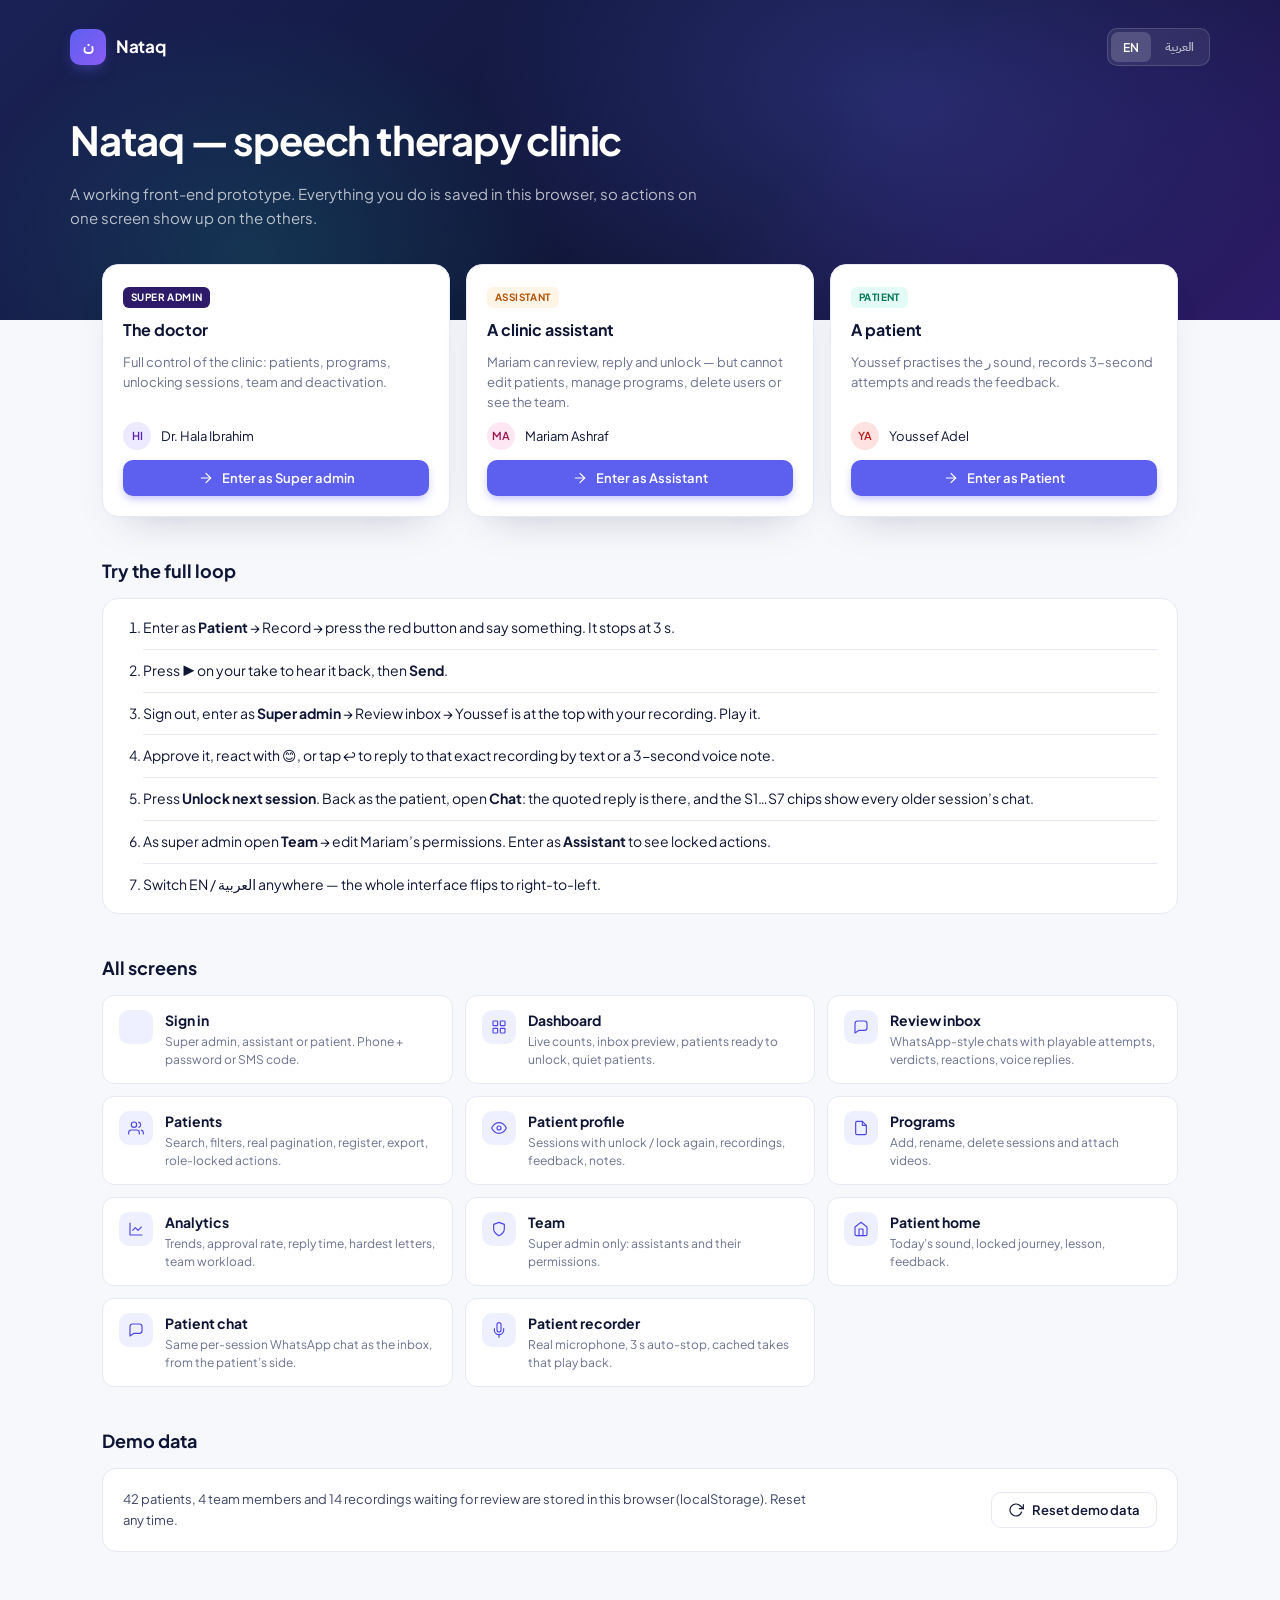
<file: index.html>
<!DOCTYPE html>
<html lang="en">
<head>
  <meta charset="UTF-8">
  <meta name="viewport" content="width=device-width, initial-scale=1.0">
  <title>Nataq — overview</title>
  <link rel="stylesheet" href="styles.css">
  <style>
    .hero { background: linear-gradient(135deg, #1A2155 0%, #0F1535 60%, #2D1B69 100%); color: #fff; padding: 28px 32px 90px; position: relative; overflow: hidden; }
    .hero::after { content: ''; position: absolute; inset: 0; pointer-events: none; background: radial-gradient(ellipse 700px 500px at 70% 30%, rgba(93,95,239,.3), transparent 60%), radial-gradient(ellipse 500px 400px at 20% 80%, rgba(20,201,161,.15), transparent 60%); }
    .hero > * { position: relative; z-index: 1; }
    .hero-top { display: flex; justify-content: space-between; align-items: center; max-width: 1140px; margin: 0 auto; }
    .hero .lang-switch { background: rgba(255,255,255,.08); border-color: rgba(255,255,255,.14); margin: 0; }
    .hero .lang-btn { color: rgba(255,255,255,.65); } .hero .lang-btn.active { background: rgba(255,255,255,.16); color: #fff; box-shadow: none; }
    .hero-body { max-width: 1140px; margin: 44px auto 0; }
    .hero h1 { font-size: 40px; margin: 0 0 12px; letter-spacing: -.03em; }
    .hero p { color: rgba(255,255,255,.7); max-width: 640px; font-size: 15px; line-height: 1.6; margin: 0; }
    .wrap { max-width: 1140px; margin: -56px auto 60px; padding: 0 32px; position: relative; }
    @media (max-width: 700px) { .wrap { padding: 0 16px; } .hero { padding: 22px 16px 80px; } .hero h1 { font-size: 28px; } }
    .role-grid { display: grid; grid-template-columns: repeat(3, 1fr); gap: 16px; }
    @media (max-width: 900px) { .role-grid { grid-template-columns: 1fr; } }
    .role-tile { background: var(--surface); border: 1px solid var(--rule); border-radius: 16px; padding: 20px; display: flex; flex-direction: column; gap: 10px; box-shadow: 0 20px 40px -24px rgba(15,21,53,.25); }
    .role-tile h3 { margin: 0; font-size: 16px; }
    .role-tile p { margin: 0; font-size: 13px; color: var(--ink-3); line-height: 1.55; flex: 1; }
    .role-tile .who { display: flex; gap: 10px; align-items: center; font-size: 13px; }
    .sec-title { font-size: 18px; margin: 40px 0 14px; }
    .screens { display: grid; grid-template-columns: repeat(3, 1fr); gap: 12px; }
    @media (max-width: 900px) { .screens { grid-template-columns: 1fr; } }
    .screen { background: var(--surface); border: 1px solid var(--rule); border-radius: 12px; padding: 14px 16px; display: flex; gap: 12px; align-items: flex-start; }
    .screen .ic { width: 34px; height: 34px; border-radius: 10px; background: var(--indigo-50); color: var(--indigo-600); display: grid; place-items: center; flex-shrink: 0; }
    .screen b { font-size: 14px; } .screen div div { font-size: 12px; color: var(--ink-3); margin-top: 2px; line-height: 1.5; }
    .checklist { background: var(--surface); border: 1px solid var(--rule); border-radius: 16px; padding: 8px 20px; }
    .checklist li { padding: 10px 0; border-bottom: 1px solid var(--rule); font-size: 14px; line-height: 1.55; }
    .checklist li:last-child { border-bottom: 0; }
    .checklist ol { margin: 0; padding-inline-start: 20px; }
  </style>
</head>
<body>
  <div id="content"></div>
  <script src="i18n.js"></script>
  <script src="app.js"></script>
  <script>
  (function () {
    const N = Nataq;
    const SCREENS = [
      ['login.html', 'key', 'ix.sLogin'], ['dashboard.html', 'grid', 'ix.sDash'], ['review.html', 'chat', 'ix.sReview'],
      ['patients.html', 'users', 'ix.sPatients'], ['patient-detail.html?id=p1', 'eye', 'ix.sDetail'], ['programs.html', 'book', 'ix.sPrograms'],
      ['analytics.html', 'chart', 'ix.sAnalytics'], ['team.html', 'shield', 'ix.sTeam'], ['patient-home.html', 'home', 'ix.sPHome'], ['patient-chat.html', 'chat', 'ix.sPChat'], ['patient-record.html', 'mic', 'ix.sPRec']
    ];
    function render() {
      const { t, icon, esc, L } = N, D = N.db();
      const who = { superadmin: N.getMember('u1'), assistant: N.getMember('u2'), patient: N.getPatient('p1') };
      document.getElementById('content').innerHTML = `
        <section class="hero">
          <div class="hero-top"><div class="brand plain" style="display:flex;gap:10px;align-items:center"><div class="brand-mark">ن</div><div class="brand-name" style="color:#fff">${t('brand.name')}</div></div>
            <div class="lang-switch"><button class="lang-btn ${N.getLang() === 'en' ? 'active' : ''}" data-lang="en">EN</button><button class="lang-btn ar ${N.getLang() === 'ar' ? 'active' : ''}" data-lang="ar">العربية</button></div></div>
          <div class="hero-body"><h1>${t('ix.title')}</h1><p>${t('ix.sub')}</p></div>
        </section>
        <div class="wrap">
          <div class="role-grid">
            ${['superadmin', 'assistant', 'patient'].map(r => `<div class="role-tile">
              <div>${N.roleBadge(r)}</div>
              <h3>${t('ix.' + r)}</h3>
              <p>${t('ix.' + r + 'Desc')}</p>
              <div class="who">${N.avatar(who[r], 'avatar-sm')}<span>${esc(L(who[r]))}</span></div>
              <button class="btn btn-primary" data-as="${r}" style="justify-content:center">${icon('arrow', 'icon-sm')}${t('ix.enterAs', { r: t('role.' + r) })}</button>
            </div>`).join('')}
          </div>

          <h2 class="sec-title">${t('ix.tryTitle')}</h2>
          <div class="checklist"><ol>${[1, 2, 3, 4, 5, 6, 7].map(i => `<li>${t('ix.try' + i)}</li>`).join('')}</ol></div>

          <h2 class="sec-title">${t('ix.screens')}</h2>
          <div class="screens">${SCREENS.map(([h, ic, k]) => `<a class="screen" href="${h}"><div class="ic">${icon(ic, 'icon-sm')}</div><div><b>${t(k)}</b><div>${t(k + 'D')}</div></div></a>`).join('')}</div>

          <h2 class="sec-title">${t('ix.dataTitle')}</h2>
          <div class="card card-body flex items-center justify-between gap-4" style="flex-wrap:wrap">
            <div class="text-sm" style="color:var(--ink-2);max-width:700px;line-height:1.6">${t('ix.dataBody', { p: D.patients.length, t: D.team.length, w: N.totalWaiting() })}</div>
            <button class="btn btn-secondary" data-reset>${icon('refresh', 'icon-sm')}${t('auth.reset')}</button>
          </div>
        </div>`;
    }
    function click(e) {
      const b = e.target.closest('[data-as]'); if (!b) return;
      const r = b.dataset.as, id = { superadmin: 'u1', assistant: 'u2', patient: 'p1' }[r];
      const acc = r === 'patient' ? N.getPatient(id) : N.getMember(id);
      if (!acc || acc.active === false || acc.status === 'inactive') { N.toast(N.t('auth.deactivated'), N.t('auth.deactivatedBody'), 'error'); return; }
      N.signIn(r, id);
      N.flash(N.t('login.welcome', { name: N.L(acc) }), N.t('role.' + r), 'success');
      location.href = N.homeFor(r);
    }
    N.boot({ title: 'ix.title', render, click });
  })();
  </script>
</body>
</html>
</file>
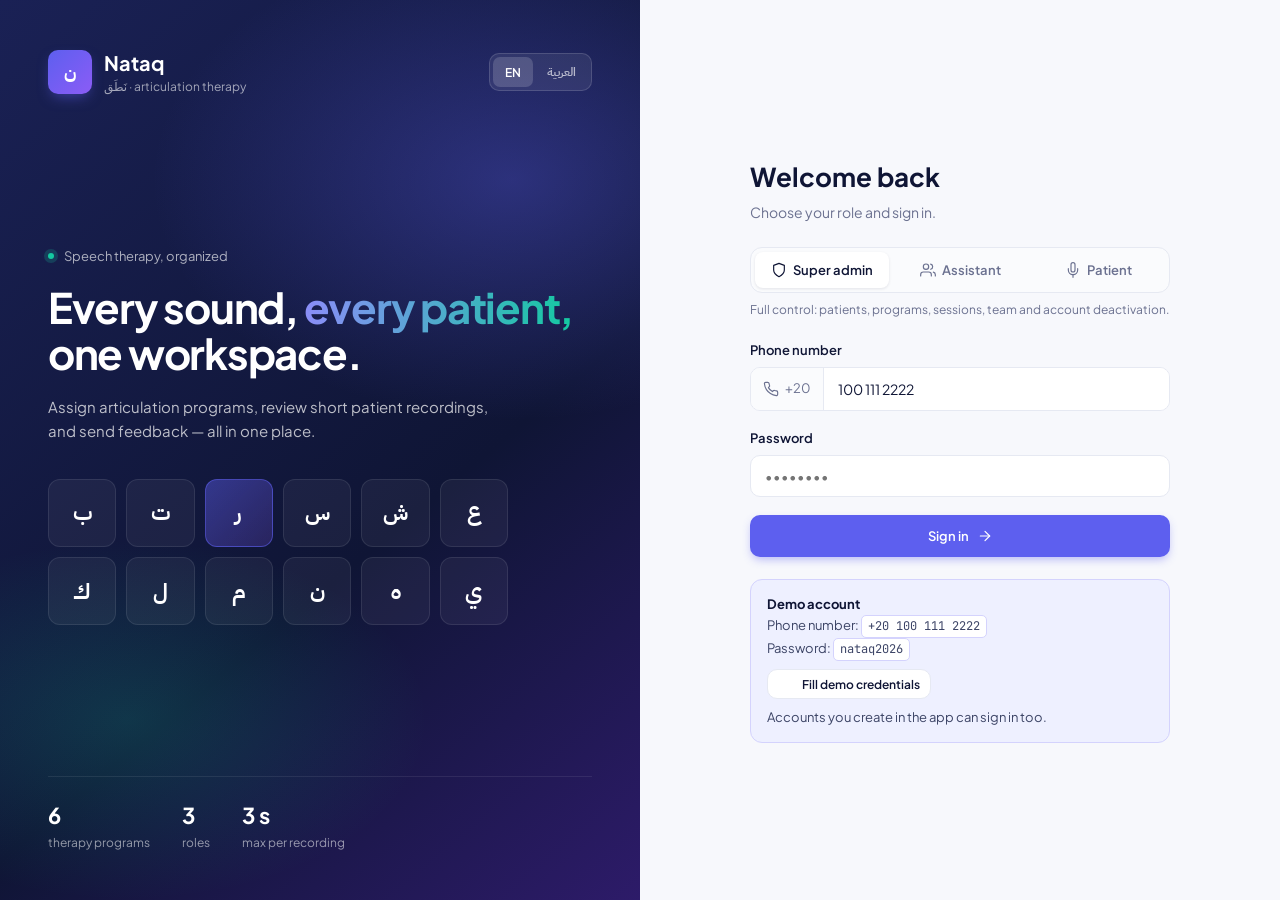
<file: analytics.html>
<!DOCTYPE html>
<html lang="en">
<head>
  <meta charset="UTF-8">
  <meta name="viewport" content="width=device-width, initial-scale=1.0">
  <title>Analytics — Nataq</title>
  <link rel="stylesheet" href="styles.css">
</head>
<body>
  <div class="app">
    <aside class="sidebar" id="sidebar"></aside>
    <main class="main">
      <header class="topbar" id="topbar"></header>
      <div class="content" id="content"></div>
    </main>
  </div>

  <script src="i18n.js"></script>
  <script src="app.js"></script>
  <script>
  (function () {
    const N = Nataq;
    const st = { days: 14 };

    function compute(days) {
      const D = N.db(), from = N.dayStart(Date.now()) - (days - 1) * 86400000, prevFrom = from - days * 86400000;
      const k = { att: 0, rep: 0, appr: 0, retry: 0, prevAtt: 0, respTimes: [], letters: {}, byMember: {} };
      D.patients.forEach(p => {
        const list = N.msgsOf(p.id);
        list.forEach((m, i) => {
          if (N.isAttempt(m)) {
            if (m.ts >= from) {
              k.att++;
              if (m.status === 'approved') k.appr++;
              if (m.status === 'retry') k.retry++;
              const nx = list.slice(i + 1).find(x => x.from === 'therapist');
              if (nx) k.respTimes.push((nx.ts - m.ts) / 3600000);
            } else if (m.ts >= prevFrom) k.prevAtt++;
            if (m.status === 'retry' || m.status === 'approved') {
              const L = k.letters[m.letter] = k.letters[m.letter] || { r: 0, a: 0 };
              if (m.status === 'retry') L.r++; else L.a++;
            }
          }
          if (m.from === 'therapist' && m.ts >= from) { k.rep++; k.byMember[m.by] = (k.byMember[m.by] || 0) + 1; }
        });
      });
      k.rate = k.appr + k.retry ? Math.round(k.appr / (k.appr + k.retry) * 100) : 0;
      k.avgResp = k.respTimes.length ? k.respTimes.reduce((a, b) => a + b, 0) / k.respTimes.length : 0;
      k.delta = k.prevAtt ? Math.round((k.att - k.prevAtt) / k.prevAtt * 100) : 0;
      return k;
    }

    function render() {
      const { t, esc, L, icon } = N, D = N.db(), k = compute(st.days), s = N.activitySeries(st.days);
      const S = [{ name: t('chart.attempts'), color: '#5D5FEF', values: s.att }, { name: t('chart.replies'), color: '#14C9A1', values: s.resp }];
      const progItems = D.programs.map(pr => ({ label: esc(L(pr)), value: D.patients.filter(p => p.programId === pr.id && p.status !== 'inactive').length, color: pr.fg }));
      const statusItems = ['active', 'paused', 'finished', 'inactive'].map((x, i) => ({ label: t('status.' + x), value: D.patients.filter(p => p.status === x).length, color: ['#14C9A1', '#F59E0B', '#5D5FEF', '#F43F5E'][i] }));
      const letterItems = Object.entries(k.letters).map(([l, v]) => ({ l, pct: Math.round(v.r / (v.r + v.a) * 100), n: v.r + v.a }))
        .filter(x => x.n >= 3).sort((a, b) => b.pct - a.pct).slice(0, 6)
        .map(x => ({ label: `<span class="ar-letter" style="font-size:14px">${esc(x.l)}</span> <span class="muted text-xs">${t('an.attemptsN', { n: x.n })}</span>`, value: x.pct, suffix: '%', color: '#F59E0B' }));
      const memberItems = D.team.map(u => ({ label: esc(L(u)), value: k.byMember[u.id] || 0, color: u.role === 'superadmin' ? '#2D1B69' : '#F59E0B' })).sort((a, b) => b.value - a.value);
      const hrs = k.avgResp;

      document.getElementById('content').innerHTML = `
        <div class="page-head">
          <div><h1 class="page-title">${t('nav.analytics')}</h1><p class="page-sub">${t('an.sub')}</p></div>
          <div class="page-actions"><div class="seg" role="group" aria-label="${t('an.period')}">
            ${[7, 14, 30].map(d => `<button class="${st.days === d ? 'active' : ''}" data-days="${d}">${t('an.days', { n: d })}</button>`).join('')}
          </div></div>
        </div>
        <div class="kpi-grid">
          <div class="stat"><div class="stat-icon indigo">${icon('mic')}</div><div class="stat-label">${t('an.kAttempts')}</div><div class="stat-value">${k.att}</div>
            <span class="stat-delta ${k.delta >= 0 ? 'up' : 'down'}">${k.delta >= 0 ? '+' : ''}${k.delta}% ${t('an.vsPrev')}</span></div>
          <div class="stat"><div class="stat-icon mint">${icon('chat')}</div><div class="stat-label">${t('an.kReplies')}</div><div class="stat-value">${k.rep}</div>
            <span class="stat-delta flat">${t('an.perAttempt', { n: k.att ? (k.rep / k.att).toFixed(1) : 0 })}</span></div>
          <div class="stat"><div class="stat-icon sky">${icon('check')}</div><div class="stat-label">${t('an.kRate')}</div><div class="stat-value">${k.rate}%</div>
            <span class="stat-delta flat">${t('an.rateBase', { a: k.appr, r: k.retry })}</span></div>
          <div class="stat"><div class="stat-icon amber">${icon('clock')}</div><div class="stat-label">${t('an.kResp')}</div><div class="stat-value">${hrs < 1 ? Math.round(hrs * 60) + t('an.minUnit') : hrs.toFixed(1) + t('an.hrUnit')}</div>
            <span class="stat-delta ${hrs <= 12 ? 'up' : 'down'}">${t(hrs <= 12 ? 'an.respGood' : 'an.respSlow')}</span></div>
        </div>
        <section class="card mb-6">
          <div class="card-head"><div><div class="card-title">${t('chart.title')}</div><div class="text-xs muted mt-2">${t('an.trendSub', { n: st.days })}</div></div>${N.legend(S)}</div>
          <div class="chart-wrap">${N.lineChart({ labels: s.labels, series: S, height: 240, label: t('chart.title') })}</div>
        </section>
        <div class="two-col mb-6">
          <section class="card"><div class="card-head"><div><div class="card-title">${t('an.lettersTitle')}</div><div class="text-xs muted mt-2">${t('an.lettersSub')}</div></div></div>
            <div class="card-body">${letterItems.length ? N.hbars(letterItems) : N.empty('chart', t('an.noData'), '')}</div></section>
          <section class="card"><div class="card-head"><div><div class="card-title">${t('an.teamTitle')}</div><div class="text-xs muted mt-2">${t('an.teamSub', { n: st.days })}</div></div></div>
            <div class="card-body">${N.hbars(memberItems)}</div></section>
        </div>
        <div class="two-col">
          <section class="card"><div class="card-head"><div class="card-title">${t('an.progTitle')}</div><a class="link text-xs" href="programs.html">${t('common.viewAll')}</a></div>
            <div class="card-body">${N.hbars(progItems)}</div></section>
          <section class="card"><div class="card-head"><div class="card-title">${t('an.statusTitle')}</div><a class="link text-xs" href="patients.html">${t('common.viewAll')}</a></div>
            <div class="card-body">${N.hbars(statusItems)}</div></section>
        </div>`;
    }

    function click(e) {
      const d = e.target.closest('[data-days]'); if (!d) return;
      st.days = +d.dataset.days; render();
    }

    N.boot({ shell: 'staff', nav: 'analytics', title: 'nav.analytics', roles: ['superadmin', 'assistant'],
      crumbs: () => [N.t('nav.workspace'), N.t('nav.analytics')], render, click });
  })();
  </script>
</body>
</html>
</file>
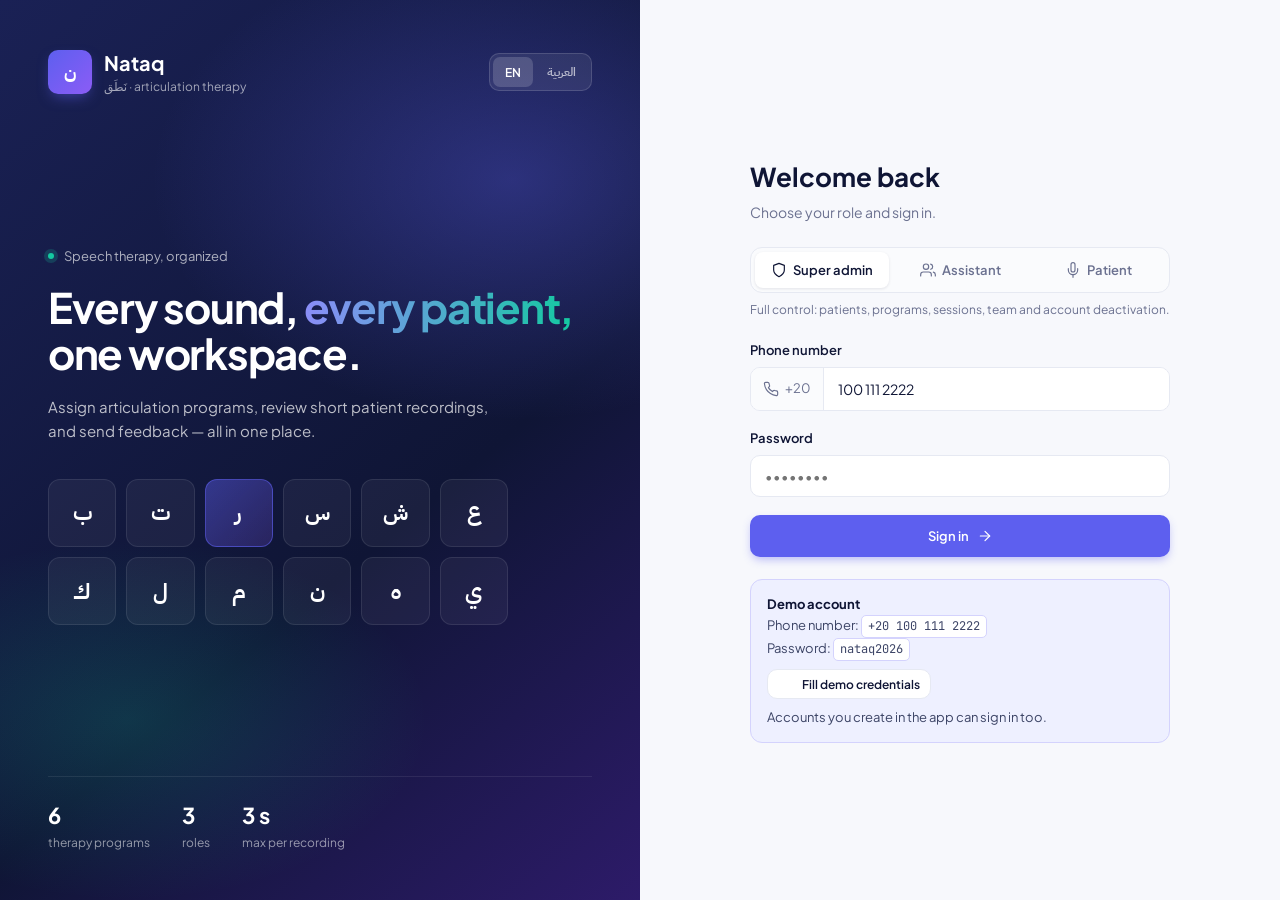
<file: dashboard.html>
<!DOCTYPE html>
<html lang="en">
<head>
  <meta charset="UTF-8">
  <meta name="viewport" content="width=device-width, initial-scale=1.0">
  <title>Dashboard — Nataq</title>
  <link rel="stylesheet" href="styles.css">
</head>
<body>
  <div class="app">
    <aside class="sidebar" id="sidebar"></aside>
    <main class="main">
      <header class="topbar" id="topbar"></header>
      <div class="content" id="content"></div>
    </main>
  </div>

  <script src="i18n.js"></script>
  <script src="app.js"></script>
  <script>
  (function () {
    const N = Nataq;

    function render() {
      const { t, esc, L, icon, avatar } = N;
      const D = N.db(), u = N.me(), pats = D.patients;
      const waiting = N.totalWaiting();
      const ready = pats.filter(N.isReady);
      const active = pats.filter(p => p.status === 'active').length;
      const today = N.dayStart(Date.now());
      let repliesToday = 0;
      Object.values(D.messages).forEach(list => list.forEach(m => { if (m.from === 'therapist' && m.ts >= today) repliesToday++; }));
      const h = new Date().getHours();
      const greet = t(h < 12 ? 'dash.greetMorning' : h < 17 ? 'dash.greetAfternoon' : 'dash.greetEvening', { name: esc(L(u)) });

      // inbox preview: waiting first (oldest waiting first), then newest
      const convos = pats.filter(p => p.status !== 'inactive' && N.msgsOf(p.id).length)
        .map(p => ({ p, w: N.waitingOf(p.id), last: N.lastMsg(p.id) }))
        .sort((a, b) => (b.w.length > 0) - (a.w.length > 0) || (a.w.length ? a.w[0].ts - b.w[0].ts : b.last.ts - a.last.ts))
        .slice(0, 5);

      const idle = pats.filter(p => p.status === 'active' && Date.now() - N.lastActivity(p) > 4 * 86400000)
        .sort((a, b) => N.lastActivity(a) - N.lastActivity(b)).slice(0, 4);

      const series = N.activitySeries(14);
      const S = [{ name: t('chart.attempts'), color: '#5D5FEF', values: series.att }, { name: t('chart.replies'), color: '#14C9A1', values: series.resp }];

      document.getElementById('content').innerHTML = `
        <div class="welcome-banner">
          <div>
            <h1 class="welcome-greet">${greet}</h1>
            <p class="welcome-desc">${t('dash.welcomeBody', { n: '<strong>' + waiting + '</strong>', m: '<strong>' + ready.length + '</strong>' })}</p>
          </div>
          <div class="flex gap-2" style="flex-wrap:wrap">
            ${N.can('reviewRecordings') ? `<a href="review.html?f=waiting" class="btn btn-light">${icon('play', 'icon-sm')}${t('dash.startReviewing')}</a>` : ''}
            ${N.can('registerPatients') ? `<a href="patients.html?new=1" class="btn btn-white">${icon('plus', 'icon-sm')}${t('patients.register')}</a>` : ''}
          </div>
        </div>

        <div class="stat-grid">
          <a class="stat" href="patients.html?f=active">
            <div class="stat-icon indigo">${icon('users')}</div>
            <div class="stat-label">${t('dash.statActive')}</div><div class="stat-value">${active}</div>
            <span class="stat-delta flat">${t('dash.ofTotal', { n: pats.length })}</span>
          </a>
          <a class="stat" href="review.html?f=waiting">
            <div class="stat-icon amber">${icon('mic')}</div>
            <div class="stat-label">${t('status.waiting')}</div><div class="stat-value">${waiting}</div>
            <span class="stat-delta ${waiting ? 'down' : 'up'}">${waiting ? t('dash.oldest', { t: N.rel(Math.min(...N.db().patients.flatMap(p => N.waitingOf(p.id).map(m => m.ts)))) }) : t('dash.allClear')}</span>
          </a>
          <a class="stat" href="patients.html?f=ready">
            <div class="stat-icon sky">${icon('unlock')}</div>
            <div class="stat-label">${t('dash.statReady')}</div><div class="stat-value">${ready.length}</div>
            <span class="stat-delta flat">${t('dash.readyHint')}</span>
          </a>
          <a class="stat" href="analytics.html">
            <div class="stat-icon mint">${icon('check')}</div>
            <div class="stat-label">${t('dash.statReplies')}</div><div class="stat-value">${repliesToday}</div>
            <span class="stat-delta up">${t('dash.seeAnalytics')}</span>
          </a>
        </div>

        <div class="dash-grid">
          <div class="stack">
            <section class="card">
              <div class="card-head">
                <div><div class="card-title">${t('nav.review')}</div><div class="text-xs muted mt-2">${t('dash.inboxSub')}</div></div>
                <a href="review.html" class="btn btn-ghost">${t('dash.openInbox')} ${icon('arrow', 'icon-sm')}</a>
              </div>
              <div class="inbox-list">
                ${convos.length ? convos.map(({ p, w, last }) => `
                  <a href="review.html?p=${p.id}" class="inbox-row">
                    ${avatar(p)}
                    <div style="min-width:0">
                      <div class="inbox-name-row"><div class="inbox-name">${esc(L(p))}</div><div class="inbox-time">${N.shortTime(last.ts)}</div></div>
                      <div class="inbox-preview-row">
                        <div class="inbox-preview">${preview(last)}</div>
                        ${w.length ? `<span class="inbox-unread waiting" title="${t('status.waiting')}">${w.length}</span>` : ''}${N.unseenTexts(p.id).length ? `<span class="inbox-unread">${N.unseenTexts(p.id).length}</span>` : ''}
                      </div>
                    </div>
                  </a>`).join('') : N.empty('chat', t('review.emptyTitle'), t('review.emptySub'))}
              </div>
            </section>

            <section class="card">
              <div class="card-head">
                <div><div class="card-title">${t('chart.title')}</div><div class="text-xs muted mt-2">${t('chart.sub14')}</div></div>
                ${N.legend(S)}
              </div>
              <div class="chart-wrap">${N.lineChart({ labels: series.labels, series: S, label: t('chart.title') })}</div>
            </section>
          </div>

          <div class="stack">
            <section class="card">
              <div class="card-head">
                <div><div class="card-title">${t('dash.readyTitle')}</div><div class="text-xs muted mt-2">${t('dash.readySub')}</div></div>
                <span class="badge badge-indigo">${ready.length}</span>
              </div>
              ${ready.length ? ready.slice(0, 5).map(p => {
                const ses = N.sessionsOf(p), last = p.current >= ses.length;
                return `<div class="list-row">
                  ${avatar(p, 'avatar-sm')}
                  <a class="grow" href="patient-detail.html?id=${p.id}"><div class="list-title">${esc(L(p))}</div>
                  <div class="list-sub">${t('common.sessionOf', { n: p.current, m: ses.length })} · ${esc(L(N.getProgram(p.programId)))}</div></a>
                  <button class="btn ${N.can('unlockSessions') ? 'btn-primary' : 'btn-secondary is-locked'} btn-sm" data-act="unlock" data-id="${p.id}">
                    ${icon(N.can('unlockSessions') ? 'unlock' : 'lock', 'icon-sm')}${t(last ? 'pd.finishProgram' : 'pd.unlockNext')}
                  </button>
                </div>`; }).join('') : N.empty('unlock', t('dash.readyEmpty'), t('dash.readyEmptySub'))}
            </section>

            <section class="card">
              <div class="card-head">
                <div class="card-title">${t('dash.programsTitle')}</div>
                <a href="programs.html" class="link text-xs">${t('common.viewAll')}</a>
              </div>
              ${D.programs.map(pr => {
                const n = pats.filter(p => p.programId === pr.id && p.status !== 'inactive').length;
                const w = pats.filter(p => p.programId === pr.id).reduce((a, p) => a + N.waitingOf(p.id).length, 0);
                return `<a class="list-row" href="programs.html?open=${pr.id}">
                  <div class="prog-letter" style="background:${pr.bg};color:${pr.fg}">${pr.letters[0]}</div>
                  <div class="grow"><div class="list-title">${esc(L(pr))}</div><div class="list-sub">${t('common.nPatients', { n })} · ${t('common.nSessions', { n: pr.sessions.length })}</div></div>
                  ${w ? N.waitingLabel(w) : ''}
                </a>`; }).join('')}
            </section>

            <section class="card">
              <div class="card-head"><div><div class="card-title">${t('dash.idleTitle')}</div><div class="text-xs muted mt-2">${t('dash.idleSub')}</div></div></div>
              ${idle.length ? idle.map(p => `
                <div class="list-row">
                  ${avatar(p, 'avatar-sm')}
                  <a class="grow" href="patient-detail.html?id=${p.id}"><div class="list-title">${esc(L(p))}</div><div class="list-sub">${t('dash.lastSeen', { t: N.rel(N.lastActivity(p)) })}</div></a>
                  ${(() => { const r = N.lastReminder(p.id); return r && r.ts > N.lastActivity(p)
                    ? `<span class="badge badge-mint" title="${t('dash.remindedTip')}">${icon('check', 'icon-sm')}${t('dash.reminded', { t: N.rel(r.ts) })}</span>`
                    : `<button class="btn btn-secondary btn-sm" data-act="remind" data-id="${p.id}">${icon('bell', 'icon-sm')}${t('patients.remind')}</button>`; })()}
                </div>`).join('') : N.empty('check', t('dash.idleEmpty'), '')}
            </section>
          </div>
        </div>`;
    }

    function preview(m) {
      const { t, icon } = N;
      if (m.deleted || (m.from === 'patient' && !N.isAttempt(m))) return N.msgText(m);
      if (m.from === 'patient') return `<span class="inbox-preview-icon">${icon('mic', 'icon-sm')}</span>${t('review.voiceAttempt')} · ${N.fmtDur(m.dur)} · <span class="ar">${N.esc(m.letter)}</span>`;
      if (m.from === 'system') return N.sysText(m);
      return `${t('review.you')}: ${m.type === 'audio' ? t('review.voiceNote') : N.msgText(m)}`;
    }

    function click(e) {
      const b = e.target.closest('[data-act]'); if (!b) return;
      const p = N.getPatient(b.dataset.id); if (!p) return;
      if (b.dataset.act === 'unlock') {
        if (!N.need('unlockSessions')) return;
        const res = N.unlockNext(p.id);
        N.toast(N.t(res === 'finished' ? 'toast.programFinished' : 'toast.sessionUnlocked'), N.t('toast.patientNotified', { name: N.esc(N.L(p)) }), 'success');
        N.refreshShell(); render();
      }
      if (b.dataset.act === 'remind') { if (N.remindToast(p.id) === 'sent') render(); }
    }

    N.boot({ shell: 'staff', nav: 'dashboard', title: 'nav.dashboard', roles: ['superadmin', 'assistant'],
      crumbs: () => [N.t('nav.workspace'), N.t('nav.dashboard')], render, click });
  })();
  </script>
</body>
</html>
</file>
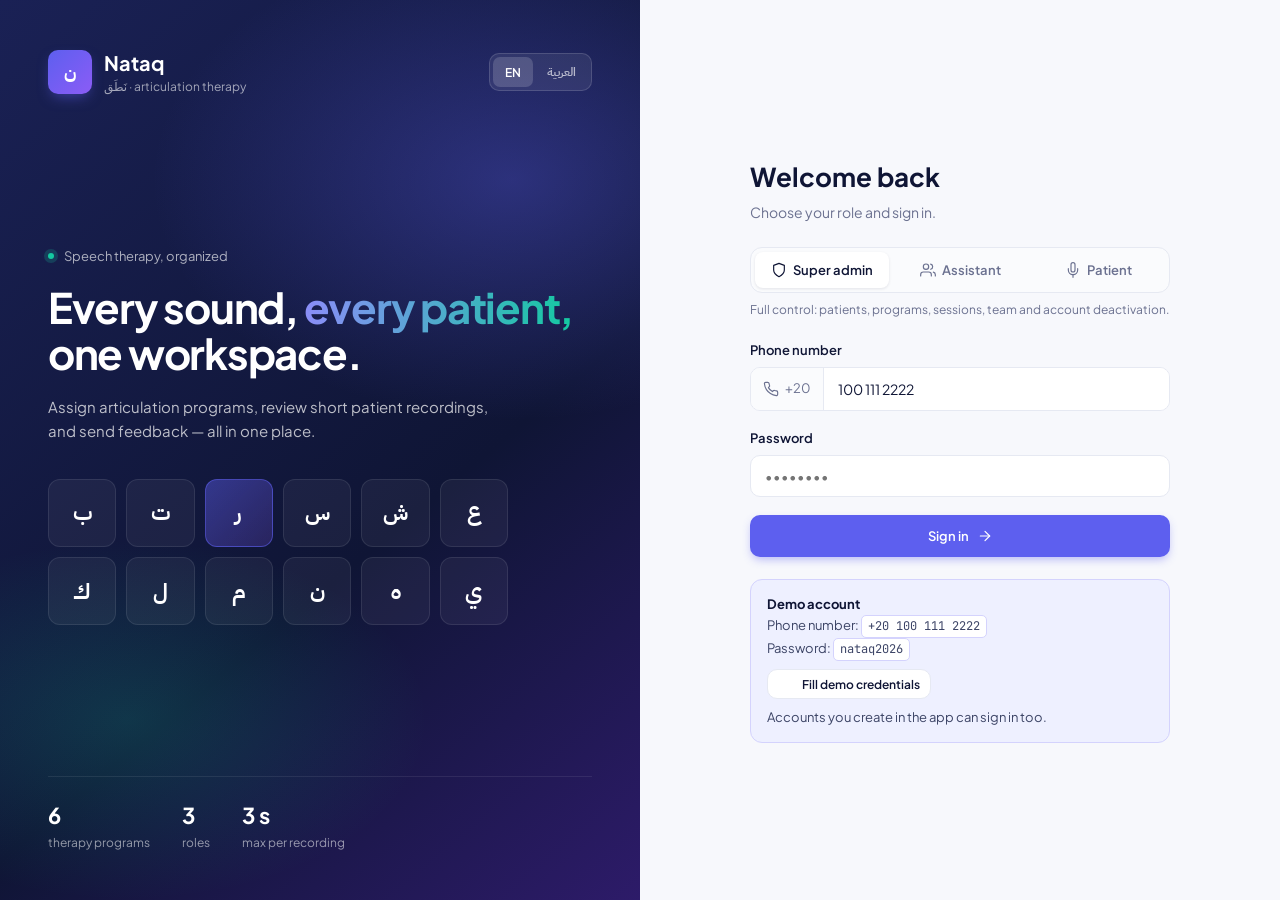
<file: login.html>
<!DOCTYPE html>
<html lang="en">
<head>
  <meta charset="UTF-8">
  <meta name="viewport" content="width=device-width, initial-scale=1.0">
  <title>Sign in — Nataq</title>
  <link rel="stylesheet" href="styles.css">
  <style>
    .hero-top { display: flex; align-items: center; justify-content: space-between; gap: 16px; }
    .hero-brand { display: flex; align-items: center; gap: 12px; }
    .hero-brand .brand-mark { width: 44px; height: 44px; font-size: 18px; }
    .hero-brand-name { font-weight: 700; font-size: 20px; }
    .hero-brand-tag { font-size: 12px; color: rgba(255,255,255,.6); }
    .auth-hero .lang-switch { background: rgba(255,255,255,.08); border-color: rgba(255,255,255,.14); margin: 0; }
    .auth-hero .lang-btn { color: rgba(255,255,255,.65); }
    .auth-hero .lang-btn.active { background: rgba(255,255,255,.16); color: #fff; box-shadow: none; }
    .hero-middle { flex: 1; display: flex; flex-direction: column; justify-content: center; padding: 40px 0; }
    .hero-eyebrow { font-size: 13px; color: rgba(255,255,255,.65); margin-bottom: 18px; display: inline-flex; align-items: center; gap: 10px; }
    .hero-eyebrow .dot { width: 6px; height: 6px; border-radius: 50%; background: #14C9A1; box-shadow: 0 0 0 4px rgba(20,201,161,.2); }
    .hero-headline { font-size: 42px; font-weight: 700; letter-spacing: -.03em; line-height: 1.1; margin: 0 0 18px; }
    .hero-headline em { font-style: normal; background: linear-gradient(90deg, #8B8DF8, #14C9A1); -webkit-background-clip: text; background-clip: text; -webkit-text-fill-color: transparent; }
    .hero-desc { font-size: 15px; color: rgba(255,255,255,.72); line-height: 1.6; max-width: 440px; margin: 0; }
    .artic-grid { margin-top: 36px; display: grid; grid-template-columns: repeat(6, 1fr); gap: 10px; max-width: 460px; }
    .artic-tile { aspect-ratio: 1; background: rgba(255,255,255,.05); border: 1px solid rgba(255,255,255,.09); border-radius: 12px; display: grid; place-items: center; font-family: 'IBM Plex Sans Arabic', sans-serif; font-weight: 700; font-size: 22px; }
    .artic-tile.featured { background: linear-gradient(135deg, rgba(93,95,239,.45), rgba(139,92,246,.2)); border-color: rgba(93,95,239,.55); }
    .hero-bottom { display: flex; gap: 32px; padding-top: 22px; border-top: 1px solid rgba(255,255,255,.08); }
    .hero-stat-value { font-size: 22px; font-weight: 700; }
    .hero-stat-label { font-size: 12px; color: rgba(255,255,255,.55); margin-top: 2px; }
    @media (max-width: 900px) { .auth-hero { padding: 28px; } .hero-middle { padding: 24px 0; } .hero-headline { font-size: 30px; } .artic-grid, .hero-bottom { display: none; } .auth-form-side { padding: 28px 20px; } }

    .auth-form h1 { font-size: 26px; font-weight: 700; margin: 0 0 6px; }
    .subhead { color: var(--ink-3); font-size: 14px; margin: 0 0 24px; }
    .role-switch { display: grid; grid-template-columns: repeat(3, 1fr); gap: 4px; padding: 4px; background: var(--surface-2); border: 1px solid var(--rule); border-radius: 12px; margin-bottom: 8px; }
    .role-switch button { border: 0; background: transparent; padding: 10px 6px; border-radius: 8px; font-size: 13px; font-weight: 600; color: var(--ink-3); display: flex; align-items: center; justify-content: center; gap: 6px; font-family: inherit; }
    .role-switch button.active { background: var(--surface); color: var(--ink); box-shadow: 0 1px 3px rgba(15,21,53,.1); }
    .role-desc { font-size: 12px; color: var(--ink-3); margin: 0 0 22px; min-height: 18px; }
    .code-row { display: flex; gap: 8px; }
    .code-row .input { flex: 1; letter-spacing: .3em; font-family: 'JetBrains Mono', monospace; }
    .demo-box { margin-top: 22px; padding: 14px 16px; background: var(--indigo-50); border: 1px solid #D4D3FD; border-radius: 12px; font-size: 13px; color: var(--ink-2); line-height: 1.6; }
    .demo-box b { color: var(--ink); }
    .demo-box code { font-family: 'JetBrains Mono', monospace; background: #fff; border: 1px solid #D4D3FD; padding: 1px 6px; border-radius: 5px; font-size: 12px; direction: ltr; display: inline-block; }
    .demo-fill { margin-top: 8px; }
    .signed-in { padding: 12px 14px; border-radius: 12px; background: var(--mint-50); border: 1px solid #A7F3D0; color: #065F46; font-size: 13px; display: flex; gap: 10px; align-items: center; justify-content: space-between; margin-bottom: 20px; flex-wrap: wrap; }
  </style>
</head>
<body>
  <div class="auth-shell" id="content"></div>

  <script src="i18n.js"></script>
  <script src="app.js"></script>
  <script>
  (function () {
    const N = Nataq;
    const ROLES = {
      superadmin: { icon: 'shield', phone: '100 111 2222' },
      assistant: { icon: 'users', phone: '109 234 5678' },
      patient: { icon: 'mic', phone: '101 234 5678' }
    };
    let role = 'superadmin';
    let codeSent = false;

    function render() {
      const t = N.t, r = ROLES[role], s = N.session(), cur = s && N.me();
      document.getElementById('content').innerHTML = `
        <aside class="auth-hero">
          <div class="hero-top">
            <div class="hero-brand">
              <div class="brand-mark">ن</div>
              <div><div class="hero-brand-name">${t('brand.name')}</div><div class="hero-brand-tag">${t('brand.tag')}</div></div>
            </div>
            <div class="lang-switch">
              <button class="lang-btn ${N.getLang() === 'en' ? 'active' : ''}" data-lang="en">EN</button>
              <button class="lang-btn ar ${N.getLang() === 'ar' ? 'active' : ''}" data-lang="ar">العربية</button>
            </div>
          </div>
          <div class="hero-middle">
            <div class="hero-eyebrow"><span class="dot"></span>${t('login.eyebrow')}</div>
            <h1 class="hero-headline">${t('login.head1')} <em>${t('login.head2')}</em> ${t('login.head3')}</h1>
            <p class="hero-desc">${t('login.heroDesc')}</p>
            <div class="artic-grid">
              ${['ب','ت','ر','س','ش','ع','ك','ل','م','ن','ه','ي'].map(l => `<div class="artic-tile ${l === 'ر' ? 'featured' : ''}">${l}</div>`).join('')}
            </div>
          </div>
          <div class="hero-bottom">
            <div><div class="hero-stat-value">6</div><div class="hero-stat-label">${t('login.statPrograms')}</div></div>
            <div><div class="hero-stat-value">3</div><div class="hero-stat-label">${t('login.statRoles')}</div></div>
            <div><div class="hero-stat-value">${t('login.statMaxVal')}</div><div class="hero-stat-label">${t('login.statMax')}</div></div>
          </div>
        </aside>

        <main class="auth-form-side">
          <form class="auth-form" id="loginForm" novalidate>
            ${cur ? `<div class="signed-in"><span>${t('login.signedInAs', { name: N.esc(N.L(cur)) })}</span>
              <span class="flex gap-2"><a class="btn btn-mint btn-sm" href="${N.homeFor(s.role)}">${t('login.continue')}</a>
              <button type="button" class="btn btn-secondary btn-sm" data-signout>${t('auth.signOut')}</button></span></div>` : ''}
            <h1>${t('login.title')}</h1>
            <p class="subhead">${t('login.subhead')}</p>

            <div class="role-switch" role="tablist">
              ${Object.keys(ROLES).map(k => `<button type="button" role="tab" aria-selected="${k === role}" class="${k === role ? 'active' : ''}" data-role="${k}">${N.icon(ROLES[k].icon, 'icon-sm')}${t('role.' + k)}</button>`).join('')}
            </div>
            <p class="role-desc">${t('login.desc.' + role)}</p>

            <div class="field">
              <label for="phone">${t('field.phone')}</label>
              <div class="input-group">
                <div class="input-prefix">${N.icon('phone', 'icon-sm')} +20</div>
                <input id="phone" class="input" type="tel" inputmode="tel" autocomplete="tel" placeholder="10 2345 6789" value="${r.phone}" dir="ltr">
              </div>
            </div>

            ${role === 'patient' ? `
              <div class="field">
                <label for="secret">${t('login.code')}</label>
                <div class="code-row">
                  <input id="secret" class="input" inputmode="numeric" maxlength="4" placeholder="••••" autocomplete="one-time-code" dir="ltr">
                  <button type="button" class="btn btn-secondary" id="sendCode">${t(codeSent ? 'login.resend' : 'login.sendCode')}</button>
                </div>
                <div class="hint">${t('login.codeHint')}</div>
              </div>` : `
              <div class="field">
                <label for="secret">${t('field.password')}</label>
                <input id="secret" class="input" type="password" autocomplete="current-password" placeholder="••••••••" dir="ltr">
              </div>`}

            <button type="submit" class="btn btn-primary w-full" style="justify-content:center;padding:12px 16px;">
              ${t('login.signIn')} ${N.icon('arrow', 'icon-sm')}
            </button>

            <div class="demo-box">
              <b>${t('login.demoTitle')}</b><br>
              ${t('field.phone')}: <code>+20 ${r.phone}</code><br>
              ${role === 'patient' ? t('login.code') + ': <code>' + N.PATIENT_CODE + '</code>' : t('field.password') + ': <code>' + N.STAFF_PASSWORD + '</code>'}
              <div class="demo-fill"><button type="button" class="btn btn-secondary btn-sm" id="fillDemo">${N.icon('key', 'icon-sm')}${t('login.fillDemo')}</button></div>
              <div class="hint mt-2">${t('login.demoHint')}</div>
            </div>
          </form>
        </main>`;

      document.querySelectorAll('[data-role]').forEach(b => b.onclick = () => { role = b.dataset.role; codeSent = false; render(); });
      const sc = document.getElementById('sendCode');
      if (sc) sc.onclick = () => {
        const acc = N.findAccount('patient', document.getElementById('phone').value);
        if (!acc) { N.toast(t('login.noAccount'), t('login.noAccountBody'), 'error'); return; }
        codeSent = true; sc.textContent = t('login.resend');
        N.toast(t('login.codeSent'), t('login.codeSentBody', { code: N.PATIENT_CODE }), 'info');
      };
      document.getElementById('fillDemo').onclick = () => {
        document.getElementById('phone').value = r.phone;
        document.getElementById('secret').value = role === 'patient' ? N.PATIENT_CODE : N.STAFF_PASSWORD;
      };
      document.getElementById('loginForm').onsubmit = e => { e.preventDefault(); submit(); };
    }

    function submit() {
      const t = N.t;
      const phone = document.getElementById('phone').value, secret = document.getElementById('secret').value.trim();
      if (N.digits(phone).length < 9) { N.fieldError(document, '#phone', t('login.phoneInvalid')); return; }
      const acc = N.findAccount(role, phone);
      if (!acc) { N.toast(t('login.noAccount'), t('login.noAccountBody'), 'error'); return; }
      if (acc.active === false || acc.status === 'inactive') { N.toast(t('auth.deactivated'), t('auth.deactivatedBody'), 'error'); return; }
      const ok = role === 'patient' ? secret === N.PATIENT_CODE : secret === N.STAFF_PASSWORD;
      if (!ok) { N.fieldError(document, '#secret', t(role === 'patient' ? 'login.wrongCode' : 'login.wrongPassword')); return; }
      N.signIn(role, acc.id);
      N.flash(t('login.welcome', { name: N.L(acc) }), t('role.' + role), 'success');
      location.href = N.homeFor(role);
    }

    N.boot({ title: 'login.title', render });
  })();
  </script>
</body>
</html>
</file>
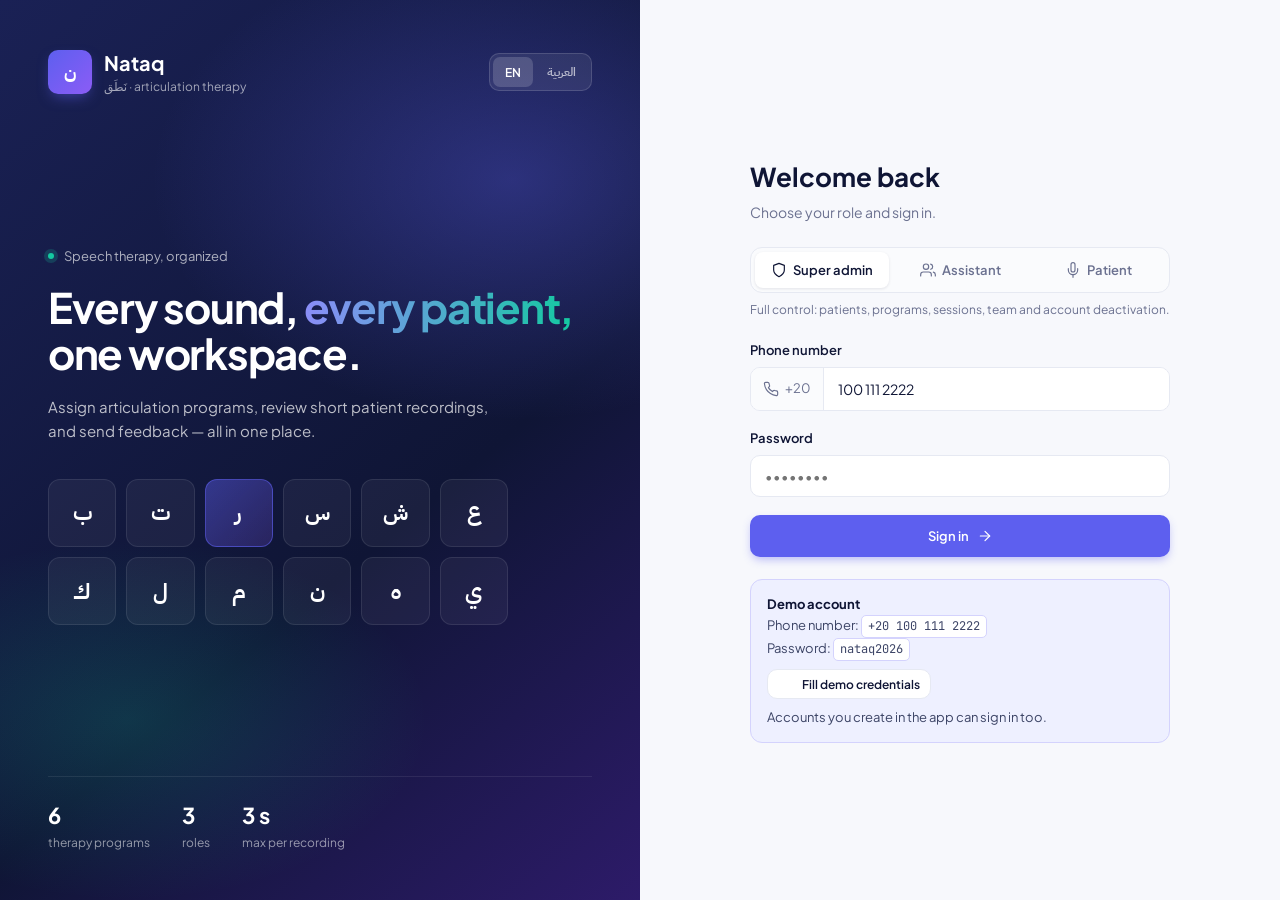
<file: patient-chat.html>
<!DOCTYPE html>
<html lang="en">
<head>
  <meta charset="UTF-8">
  <meta name="viewport" content="width=device-width, initial-scale=1.0">
  <title>Chat — Nataq</title>
  <link rel="stylesheet" href="styles.css">
  <style>
    .patient-content { padding: 24px 24px 40px; max-width: 900px; margin: 0 auto; }
    .patient-topbar .ptabs { margin-inline-start: 12px; }
    @media (max-width: 760px) { .patient-topbar { padding: 12px 16px; gap: 10px; } .patient-topbar .ptabs { order: 3; width: 100%; margin: 0; } .patient-content { padding: 12px 10px 24px; } }
    .pc-card { background: var(--surface); border: 1px solid var(--rule); border-radius: 16px; overflow: hidden; }
    .pc-head { display: flex; gap: 12px; align-items: center; padding: 14px 18px; border-bottom: 1px solid var(--rule); }
    .pc-head .grow { flex: 1; min-width: 0; }
    .pc-avatars { display: flex; }
    .pc-avatars .avatar { border: 2px solid var(--surface); }
    .pc-avatars .avatar + .avatar { margin-inline-start: -10px; }
  </style>
</head>
<body>
  <header class="patient-topbar" id="ptopbar"></header>
  <div class="patient-content" id="content"></div>

  <script src="i18n.js"></script>
  <script src="app.js"></script>
  <script src="chat.js"></script>
  <script>
  (function () {
    const N = Nataq;
    let chat = null;

    function render() {
      const { t, esc, L, avatar } = N, p = N.me(), D = N.db();
      const team = D.team.filter(u => u.active).slice(0, 3);
      document.getElementById('content').innerHTML = `
        <div class="pc-card">
          <div class="pc-head">
            <div class="pc-avatars">${team.map(u => avatar(u, 'avatar-sm')).join('')}</div>
            <div class="grow"><div class="font-bold">${t('chat.withTeam', { name: esc(L(N.getMember('u1'))) })}</div>
              <div class="text-xs muted">${esc(L(N.getProgram(p.programId)))} · ${p.status === 'finished' ? t('status.finished') : t('common.sessionOf', { n: p.current, m: N.sessionsOf(p).length })}</div></div>
            <a class="btn btn-secondary btn-sm" href="patient-record.html">${N.icon('mic', 'icon-sm')}${t('ph.openRecorder')}</a>
          </div>
          <div id="chat" class="chat-host tall"></div>
        </div>`;
      if (chat) chat.destroy();
      chat = NataqChat.create(document.getElementById('chat'), {
        pid: p.id, viewer: 'patient', session: +N.param('s') || null, focus: N.param('m'),
        onChange: () => N.refreshShell(),
        onSession: s => history.replaceState(null, '', '?s=' + s)
      });
      chat.render();
      // opening the chat marks the therapist's messages as read
      p.notifSeen = Date.now(); N.save(); N.refreshShell();
    }

    N.boot({ shell: 'patient', nav: 'chat', title: 'ph.navChat', roles: ['patient'], render });
  })();
  </script>
</body>
</html>
</file>
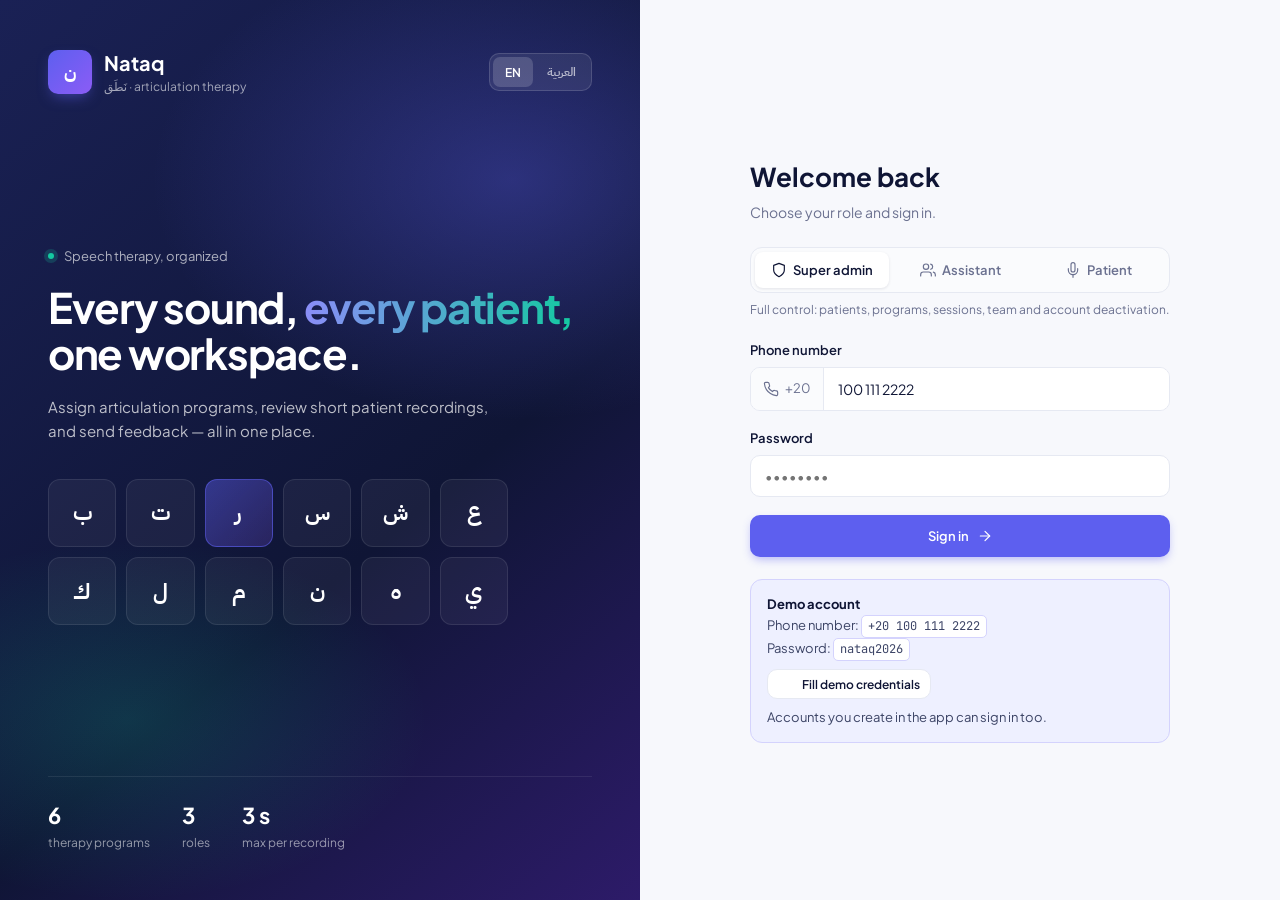
<file: patient-detail.html>
<!DOCTYPE html>
<html lang="en">
<head>
  <meta charset="UTF-8">
  <meta name="viewport" content="width=device-width, initial-scale=1.0">
  <title>Patient — Nataq</title>
  <link rel="stylesheet" href="styles.css">
  <style>
    .p-header { background: var(--surface); border: 1px solid var(--rule); border-radius: 16px; padding: 22px; display: flex; gap: 18px; align-items: center; margin-bottom: 20px; flex-wrap: wrap; }
    .p-header .grow { flex: 1; min-width: 220px; }
    .p-name { font-size: 22px; font-weight: 700; margin: 0 0 6px; }
    .p-meta { display: flex; gap: 12px; font-size: 13px; color: var(--ink-3); align-items: center; flex-wrap: wrap; }
    .p-stats { display: flex; gap: 22px; padding-inline-start: 22px; border-inline-start: 1px solid var(--rule); }
    .p-stat-v { font-size: 20px; font-weight: 700; }
    .p-stat-l { font-size: 11px; color: var(--ink-3); }
    @media (max-width: 760px) { .p-stats { padding: 0; border: 0; width: 100%; justify-content: space-between; } }
    .cp-head { padding: 20px; background: linear-gradient(100deg, #EEF0FF 0%, #F7F8FC 100%); display: flex; gap: 18px; align-items: center; border-bottom: 1px solid var(--rule); flex-wrap: wrap; border-radius: 14px 14px 0 0; }
    .cp-letter { width: 64px; height: 64px; border-radius: 16px; background: #fff; border: 1px solid var(--rule); display: grid; place-items: center; font-family: 'IBM Plex Sans Arabic', sans-serif; font-weight: 700; font-size: 32px; color: var(--indigo-600); }
    .cp-eyebrow { font-size: 11px; color: var(--indigo-600); font-weight: 700; letter-spacing: .05em; }
    .cp-title { font-size: 19px; font-weight: 700; margin: 2px 0 8px; }
    .letter-grid { display: flex; flex-wrap: wrap; gap: 8px; padding: 18px 20px; }
    .lg { width: 44px; height: 44px; border-radius: 12px; display: grid; place-items: center; font-family: 'IBM Plex Sans Arabic', sans-serif; font-weight: 700; font-size: 20px; border: 1px solid var(--rule); position: relative; }
    .lg.done { background: var(--mint-50); border-color: #A7F3D0; color: #047857; }
    .lg.active { background: var(--indigo-50); border-color: var(--indigo); color: var(--indigo-600); }
    .tl { padding: 8px 20px 16px; }
    .tl-item { display: grid; grid-template-columns: 30px 1fr; gap: 12px; padding: 10px 0; border-bottom: 1px dashed var(--rule); }
    .tl-item:last-child { border-bottom: 0; }
    .tl-dot { width: 30px; height: 30px; border-radius: 9px; display: grid; place-items: center; background: var(--indigo-50); color: var(--indigo-600); }
    .tl-dot.mint { background: var(--mint-50); color: #047857; }
    .tl-dot.amber { background: var(--amber-50); color: #B45309; }
    .tl-title { font-size: 13px; font-weight: 600; }
    .tl-meta { font-size: 12px; color: var(--ink-3); margin-top: 2px; }
    .rec-item { display: grid; grid-template-columns: minmax(0, 1fr) auto; gap: 14px; align-items: center; padding: 12px 20px; border-bottom: 1px solid var(--rule); }
    .rec-item:last-child { border-bottom: 0; }
    .rec-item .audio-row { max-width: 360px; }
  </style>
</head>
<body>
  <div class="app">
    <aside class="sidebar" id="sidebar"></aside>
    <main class="main">
      <header class="topbar" id="topbar"></header>
      <div class="content" id="content"></div>
    </main>
  </div>

  <script src="i18n.js"></script>
  <script src="app.js"></script>
  <script src="chat.js"></script>
  <script>
  (function () {
    const N = Nataq;
    const TABS = ['overview', 'sessions', 'chat', 'recordings', 'notes'];
    const st = { tab: TABS.includes(location.hash.slice(1)) ? location.hash.slice(1) : 'overview', recFilter: 'all' };
    const pid = N.param('id') || 'p1';
    const P = () => N.getPatient(pid);

    function render() {
      const { t, esc, L, icon, avatar } = N;
      const p = P(), box = document.getElementById('content');
      if (!p) { box.innerHTML = `<div class="card">${N.empty('users', t('pd.notFound'), t('pd.notFoundSub'))}<div style="text-align:center;padding-bottom:30px"><a class="btn btn-primary" href="patients.html">${t('common.back')}</a></div></div>`; return; }
      const pr = N.getProgram(p.programId), ses = N.sessionsOf(p), msgs = N.msgsOf(p.id);
      const sent = msgs.filter(N.isAttempt), replies = msgs.filter(m => m.from === 'therapist'), w = N.waitingOf(p.id);
      const judged = sent.filter(m => m.status === 'approved' || m.status === 'retry');
      const rate = judged.length ? Math.round(judged.filter(m => m.status === 'approved').length / judged.length * 100) : 0;
      const counts = { overview: '', sessions: ses.length, chat: msgs.filter(m => m.from !== 'system').length, recordings: sent.length, notes: p.notes ? '✓' : '' };

      let banner = '';
      if (p.status === 'inactive') banner = `<div class="banner rose">${icon('userx', 'icon-sm')}<span class="grow">${t('pd.bannerInactive')}</span>${N.can('deleteUsers') ? `<button class="btn btn-secondary btn-sm" data-act="activate">${t('patients.activate')}</button>` : ''}</div>`;
      else if (p.status === 'paused') banner = `<div class="banner amber">${icon('pausec', 'icon-sm')}<span class="grow">${t('pd.bannerPaused')}</span><button class="btn btn-secondary btn-sm" data-act="resume">${t('patients.resume')}</button></div>`;
      else if (p.status === 'finished') banner = `<div class="banner mint">${icon('star', 'icon-sm')}<span class="grow">${t('pd.bannerFinished', { prog: esc(L(pr)) })}</span><button class="btn btn-primary btn-sm" data-act="changeProg">${t('pd.assignNext')}</button></div>`;
      else if (N.isReady(p)) banner = `<div class="banner indigo">${icon('unlock', 'icon-sm')}<span class="grow">${t('pd.bannerReady', { n: p.current })}</span><button class="btn btn-primary btn-sm" data-act="unlock">${t(p.current >= ses.length ? 'pd.finishProgram' : 'pd.unlockNext')}</button></div>`;
      else if (w.length) banner = `<div class="banner amber">${icon('clock', 'icon-sm')}<span class="grow">${t('review.waitingBanner', { n: w.length })}</span><a class="btn btn-primary btn-sm" href="review.html?p=${p.id}">${t('pd.reviewNow')}</a></div>`;

      box.innerHTML = `
        <div class="p-header">
          ${avatar(p, 'avatar-xl')}
          <div class="grow">
            <h1 class="p-name">${esc(L(p))}</h1>
            <div class="p-meta">${N.patientBadge(p)}<span>${t('common.age', { n: p.age })}</span><span dir="ltr">${esc(p.phone)}</span>
              ${L(p.guardian) ? `<span>${t('field.guardian')}: ${esc(L(p.guardian))}</span>` : ''}<span>${t('pd.since', { d: N.fmtDate(p.since) })}</span></div>
            <div class="flex gap-2 mt-3" style="flex-wrap:wrap">
              ${N.can('reviewRecordings') ? `<a class="btn btn-secondary btn-sm" href="review.html?p=${p.id}">${icon('chat', 'icon-sm')}${t('patients.openChat')}</a>` : ''}
              <button class="btn btn-secondary btn-sm ${N.can('editPatients') ? '' : 'is-locked'}" data-act="edit">${icon(N.can('editPatients') ? 'edit' : 'lock', 'icon-sm')}${t('pd.editProfile')}</button>
              ${p.status === 'active' ? `<button class="btn btn-secondary btn-sm" data-act="remind">${icon('bell', 'icon-sm')}${t('patients.remind')}</button>` : ''}
              ${N.lastReminder(p.id) ? `<span class="text-xs muted" style="align-self:center">${t('pd.lastReminder', { t: N.rel(N.lastReminder(p.id).ts) })}</span>` : ''}
            </div>
          </div>
          <div class="p-stats">
            <div><div class="p-stat-v">${sent.length}</div><div class="p-stat-l">${t('pd.statSent')}</div></div>
            <div><div class="p-stat-v">${replies.length}</div><div class="p-stat-l">${t('pd.statReplies')}</div></div>
            <div><div class="p-stat-v" style="color:${w.length ? '#B45309' : 'inherit'}">${w.length}</div><div class="p-stat-l">${t('status.waiting')}</div></div>
            <div><div class="p-stat-v">${rate}%</div><div class="p-stat-l">${t('pd.statRate')}</div></div>
          </div>
        </div>
        ${banner}
        <div class="tabs" role="tablist">
          ${TABS.map(k => `<button class="tab ${st.tab === k ? 'active' : ''}" role="tab" data-tab="${k}">${t('pd.tab.' + k)}${counts[k] !== '' ? `<span class="tab-count">${counts[k]}</span>` : ''}</button>`).join('')}
        </div>
        <div id="panel"></div>`;
      renderPanel();
    }

    function renderPanel() {
      const p = P(), el = document.getElementById('panel');
      if (window._pdChat) { window._pdChat.destroy(); window._pdChat = null; }
      el.innerHTML = { overview, sessions, chat: chatTab, recordings, notes }[st.tab](p);
      if (st.tab === 'chat') { window._pdChat = NataqChat.create(document.getElementById('pdChat'), { pid: p.id, viewer: 'staff', onChange: () => N.refreshShell(), onUnlock: () => { if (!N.need('unlockSessions')) return; N.unlockNext(p.id); N.toast(N.t('toast.sessionUnlocked'), '', 'success'); render(); } }); window._pdChat.render(); }
    }

    function sessionRows(p, limit) {
      const { t, esc, L, icon } = N, ses = N.sessionsOf(p), msgs = N.msgsOf(p.id);
      const canU = N.can('unlockSessions');
      let list = ses.map((s, i) => ({ s, n: i + 1 }));
      if (limit) { const c = Math.min(p.current, ses.length); list = list.filter(x => Math.abs(x.n - c) <= 2); }
      return list.map(({ s, n }) => {
        const done = p.status === 'finished' || n < p.current, cur = !done && n === p.current, locked = !done && !cur;
        const att = msgs.filter(m => N.isAttempt(m) && m.session === n && m.prog === p.programId);
        const w = att.filter(m => m.status === 'waiting').length;
        let actions = '';
        if (cur && p.status !== 'inactive') {
          if (w && N.can('reviewRecordings')) actions += `<a class="btn btn-primary btn-sm" href="review.html?p=${p.id}">${t('pd.reviewNow')}</a>`;
          if (p.current > 1) actions += `<button class="btn btn-ghost btn-sm ${canU ? '' : 'is-locked'}" data-act="relock" title="${t('pd.relockHint')}">${icon('lock', 'icon-sm')}${t('pd.relock')}</button>`;
        }
        if (n === p.current + 1 && p.status !== 'finished' && p.status !== 'inactive') actions += `<button class="btn ${canU ? 'btn-secondary' : 'btn-secondary is-locked'} btn-sm" data-act="unlock">${icon(canU ? 'unlock' : 'lock', 'icon-sm')}${t('pd.unlockThis')}</button>`;
        if (n === ses.length && cur && p.status === 'active') actions += `<button class="btn btn-secondary btn-sm ${canU ? '' : 'is-locked'}" data-act="unlock">${icon('star', 'icon-sm')}${t('pd.finishProgram')}</button>`;
        if (done && n === ses.length && p.status === 'finished') actions += `<button class="btn btn-ghost btn-sm ${canU ? '' : 'is-locked'}" data-act="relock">${icon('lock', 'icon-sm')}${t('pd.reopen')}</button>`;
        return `<div class="session-row ${locked ? 'locked' : ''}">
          <div class="session-num ${done ? 'done' : cur ? 'current' : 'locked'}">${done ? icon('check', 'icon-sm') : locked ? icon('lock', 'icon-sm') : n}</div>
          <div style="min-width:0"><div class="session-title">${t('common.sessionN', { n })} · ${esc(L(s))} <span class="ar-letter">${esc(s.letter)}</span></div>
            <div class="session-meta">${done ? t('pd.sDone') : cur ? t('pd.sCurrent') : t('pd.sLocked')} · ${t('pd.attemptsN', { n: att.length })}
              ${w ? N.waitingLabel(w) : ''} ${N.videoChip(s)}</div></div>
          <div class="session-actions">${actions}</div>
        </div>`;
      }).join('');
    }

    function overview(p) {
      const { t, esc, L, icon } = N, pr = N.getProgram(p.programId), ses = N.sessionsOf(p), cs = N.currentSession(p), v = N.pct(p);
      const msgs = N.msgsOf(p.id).slice(-6).reverse();
      const doneLetters = new Set(ses.slice(0, p.status === 'finished' ? ses.length : p.current - 1).filter((s, i, a) => a.filter(x => x.letter === s.letter).length >= ses.filter(x => x.letter === s.letter).length).map(s => s.letter));
      const daysLeft = p.status === 'active' ? Math.max(1, Math.round((ses.length - p.current + 1) * 2.5)) : 0;
      return `<div class="detail-grid">
        <div class="stack">
          <section class="card" style="overflow:visible">
            <div class="cp-head">
              <div class="cp-letter">${esc(cs ? cs.letter : pr.letters[0])}</div>
              <div style="flex:1;min-width:200px">
                <div class="cp-eyebrow">${t('pd.currentProgram')}</div>
                <h2 class="cp-title">${esc(L(pr))}</h2>
                <div class="flex items-center gap-3" style="flex-wrap:wrap"><div style="width:220px;max-width:100%">${N.progressBar(v, v === 100 ? 'mint' : '')}</div>
                  <span class="text-sm font-semibold">${p.status === 'finished' ? t('status.finished') : t('common.sessionOf', { n: p.current, m: ses.length })}</span></div>
              </div>
              <button class="btn btn-secondary btn-sm" data-tab="sessions">${t('pd.allSessions')}</button>
            </div>
            ${sessionRows(p, true)}
          </section>
          <section class="card">
            <div class="card-head"><div class="card-title">${t('pd.activity')}</div><button class="btn btn-ghost btn-sm" data-tab="chat">${t('pd.openChat')}</button></div>
            <div class="tl">${msgs.length ? msgs.map(m => {
              const cls = N.isAttempt(m) ? (m.status === 'waiting' ? 'amber' : '') : 'mint';
              const ic = N.isAttempt(m) ? 'mic' : m.from === 'system' ? N.sysIcon(m) : 'chat';
              const title = m.from === 'patient' ? (N.isAttempt(m) ? t('pd.tlSent', { l: esc(m.letter) }) : t('pd.tlText', { name: esc(N.L(p)) })) : m.from === 'system' ? N.sysText(m) : t('pd.tlReplied', { name: esc(N.authorName(m.by)) });
              return `<div class="tl-item"><div class="tl-dot ${cls}">${N.icon(ic, 'icon-sm')}</div><div><div class="tl-title">${title}</div>
                <div class="tl-meta">${N.rel(m.ts)}${m.session ? ' · ' + t('common.sessionN', { n: m.session }) : ''} ${N.isAttempt(m) ? N.verdictBadge(m) : ''}</div>
                ${m.type === 'text' ? `<div class="text-sm mt-2" style="color:var(--ink-2)">${N.msgText(m)}</div>` : ''}
                ${m.type === 'audio' ? `<div class="mt-2" style="max-width:320px">${N.audioHTML(m.id, m.audio, m.dur, 22)}</div>` : ''}</div></div>`; }).join('') : N.empty('mic', t('pd.noActivity'), '')}</div>
          </section>
        </div>
        <div class="stack">
          ${p.notes ? `<div class="note-box"><strong>${t('pd.clinicalNote')}:</strong> ${esc(p.notes.length > 180 ? p.notes.slice(0, 180) + '…' : p.notes)}
            <div class="mt-2"><button class="btn btn-ghost btn-sm" data-tab="notes">${icon('edit', 'icon-sm')}${t('common.edit')}</button></div></div>` : ''}
          <section class="card">
            <div class="card-head"><div class="card-title">${t('pd.programProgress')}</div></div>
            <div style="display:flex;justify-content:center;padding:22px">${N.ring(v, v === 100 ? '#14C9A1' : '#5D5FEF', 150)}</div>
            <div class="text-sm muted" style="text-align:center;padding:0 20px 20px">${p.status === 'active' ? t('pd.eta', { n: daysLeft }) : t('status.' + p.status)}</div>
          </section>
          <section class="card">
            <div class="card-head"><div class="card-title">${t('pd.letters')}</div><span class="text-xs muted">${t('pd.lettersHint')}</span></div>
            <div class="letter-grid">${pr.letters.map(l => `<div class="lg ${doneLetters.has(l) ? 'done' : cs && cs.letter === l && p.status !== 'finished' ? 'active' : ''}" title="${l}">${l}</div>`).join('')}</div>
          </section>
          <section class="card">
            <div class="card-head"><div class="card-title">${t('pd.notifs')}</div></div>
            <div class="card-body" style="padding:6px 20px">
              ${['push', 'inapp', 'sms'].map(k => `<div class="pref-row"><span>${t('pd.notif.' + k)}</span>
                <label class="switch"><input type="checkbox" data-notif="${k}" ${p.notif[k] ? 'checked' : ''} ${N.can('editPatients') ? '' : 'disabled'}><span></span></label></div>`).join('')}
            </div>
          </section>
        </div>
      </div>`;
    }

    function sessions(p) {
      const { t, esc, L, icon } = N, pr = N.getProgram(p.programId);
      return `<section class="card">
        <div class="card-head"><div><div class="card-title">${esc(L(pr))}</div><div class="text-xs muted mt-2">${t('pd.sessionsHint')}</div></div>
          <button class="btn btn-secondary btn-sm ${N.can('editPatients') ? '' : 'is-locked'}" data-act="changeProg">${icon('refresh', 'icon-sm')}${t('pd.changeProgram')}</button></div>
        ${sessionRows(p, false)}
      </section>
      ${p.history.length ? `<section class="card mt-4"><div class="card-head"><div class="card-title">${t('pd.pastPrograms')}</div></div>
        ${p.history.map(h => `<div class="list-row"><div class="prog-letter" style="background:${N.getProgram(h.programId).bg};color:${N.getProgram(h.programId).fg}">${N.getProgram(h.programId).letters[0]}</div><div class="grow"><div class="list-title">${esc(L(N.getProgram(h.programId)))}</div><div class="list-sub">${t('pd.historyLine', { n: h.reached, d: N.fmtDate(h.at) })}</div></div></div>`).join('')}</section>` : ''}`;
    }

    function recordings(p) {
      const { t, esc } = N;
      const all = N.msgsOf(p.id).filter(N.isAttempt).slice().reverse();
      const F = ['all', 'waiting', 'approved', 'retry', 'reviewed'];
      const list = all.filter(m => st.recFilter === 'all' || m.status === st.recFilter);
      return `<section class="card">
        <div class="filters-bar"><div class="chips">${F.map(f => `<button class="chip-btn ${st.recFilter === f ? 'active' : ''}" data-rf="${f}">${t(f === 'all' ? 'filter.all' : 'status.' + f)} <span class="n">${f === 'all' ? all.length : all.filter(m => m.status === f).length}</span></button>`).join('')}</div></div>
        ${list.length ? list.map(m => `<div class="rec-item">
          <div><div class="text-sm font-semibold mb-2">${t('review.attempt')} · <span class="ar-letter">${esc(m.letter)}</span> · ${t('common.sessionN', { n: m.session })} <span class="muted" style="font-weight:400">· ${N.rel(m.ts)}</span></div>
            ${N.audioHTML(m.id, m.audio, m.dur)}</div>
          <div class="flex items-center gap-2">${m.reaction ? `<span class="react-chip">${m.reaction}</span>` : ''}${N.verdictBadge(m)}</div>
        </div>`).join('') : N.empty('mic', t('common.noResults'), '')}
      </section>`;
    }

    function chatTab(p) { return `<section class="card" style="overflow:hidden"><div id="pdChat" class="chat-host"></div></section>`; }
    function feedback(p) {
      const { t } = N;
      const list = N.msgsOf(p.id).filter(m => m.from === 'therapist').slice().reverse();
      return `<section class="card">
        <div class="card-head"><div class="card-title">${t('pd.tab.feedback')}</div>${N.can('reviewRecordings') ? `<a class="btn btn-primary btn-sm" href="review.html?p=${p.id}">${N.icon('chat', 'icon-sm')}${t('pd.reply')}</a>` : ''}</div>
        ${list.length ? list.map(m => `<div class="rec-item"><div>
          <div class="text-sm font-semibold mb-2">${N.esc(N.authorName(m.by))} <span class="muted" style="font-weight:400">· ${N.rel(m.ts)}</span></div>
          ${m.type === 'audio' ? N.audioHTML(m.id, m.audio, m.dur) : `<div class="text-sm" style="color:var(--ink-2)">${N.msgText(m)}</div>`}
        </div><span class="badge badge-neutral">${t(m.type === 'audio' ? 'review.voiceNote' : 'pd.textReply')}</span></div>`).join('') : N.empty('chat', t('pd.noFeedback'), '')}
      </section>`;
    }

    function notes(p) {
      const { t, esc, icon } = N, ok = N.can('editPatients');
      return `<section class="card">
        <div class="card-head"><div><div class="card-title">${t('pd.tab.notes')}</div><div class="text-xs muted mt-2">${t('pd.notesHint')}</div></div>
          <button class="btn ${ok ? 'btn-primary' : 'btn-secondary is-locked'}" data-act="saveNotes">${icon(ok ? 'check' : 'lock', 'icon-sm')}${t('common.save')}</button></div>
        <div class="card-body"><textarea class="textarea" id="notesTa" rows="10" ${ok ? '' : 'readonly'} placeholder="${t('pd.notesPh')}">${esc(p.notes)}</textarea></div>
      </section>`;
    }

    function editModal(p) {
      const { t, esc, L } = N;
      N.modal({ title: t('pd.editProfile'), sub: esc(L(p)), body: `
        <div class="form-grid">
          <div class="field"><label>${t('field.nameEn')}</label><input class="input" id="eEn" value="${esc(p.en)}" dir="ltr"></div>
          <div class="field"><label>${t('field.nameAr')}</label><input class="input" id="eAr" value="${esc(p.ar)}" dir="rtl"></div>
          <div class="field"><label>${t('field.phone')}</label><input class="input" id="ePh" value="${esc(p.phone)}" dir="ltr"></div>
          <div class="field"><label>${t('field.age')}</label><input class="input" id="eAge" type="number" value="${p.age}"></div>
        </div>
        <div class="field"><label>${t('field.guardian')}</label><input class="input" id="eG" value="${esc(L(p.guardian))}"></div>`,
        actions: [{ label: t('common.cancel') }, { label: t('common.save'), kind: 'primary', onClick: el => {
          const en = el.querySelector('#eEn').value.trim(), ar = el.querySelector('#eAr').value.trim(), ph = el.querySelector('#ePh').value.trim(), age = parseInt(el.querySelector('#eAge').value, 10);
          if (!en && !ar) { N.fieldError(el, '#eEn', t('val.name')); return false; }
          const d = N.digits(ph).replace(/^20/, '');
          if (d.length < 10) { N.fieldError(el, '#ePh', t('val.phone')); return false; }
          const other = N.findAccount('patient', ph); if (other && other.id !== p.id) { N.fieldError(el, '#ePh', t('val.phoneTaken')); return false; }
          if (!(age >= 2 && age <= 99)) { N.fieldError(el, '#eAge', t('val.age')); return false; }
          const g = el.querySelector('#eG').value.trim();
          Object.assign(p, { en: en || ar, ar: ar || en, phone: ph, age, guardian: { en: g, ar: g } });
          N.save(); N.toast(t('toast.saved'), '', 'success'); render();
        } }] });
    }

    function changeProgModal(p) {
      const { t, esc, L } = N;
      N.modal({ title: t('pd.changeProgram'), sub: t('pd.changeProgramSub'), body: `<div class="field"><label>${t('col.program')}</label>
        <select class="select" id="cp">${N.db().programs.map(pr => `<option value="${pr.id}" ${pr.id === p.programId && p.status !== 'finished' ? 'selected' : ''}>${esc(L(pr))} — ${pr.letters.join(' ')}</option>`).join('')}</select></div>`,
        actions: [{ label: t('common.cancel') }, { label: t('common.confirm'), kind: 'primary', onClick: el => {
          const id = el.querySelector('#cp').value;
          if (id === p.programId && p.status !== 'finished') { N.toast(t('pd.sameProgram'), '', 'info'); return false; }
          p.history.unshift({ programId: p.programId, reached: p.status === 'finished' ? N.sessionsOf(p).length : p.current, at: Date.now() });
          p.programId = id; p.current = 1; if (p.status === 'finished') p.status = 'active';
          N.addMsg(p.id, { from: 'system', kind: 'unlock', session: 1, prog: id, by: N.me().id });
          N.save(); N.toast(t('toast.programChanged'), esc(L(N.getProgram(id))), 'success'); render();
        } }] });
    }

    function click(e) {
      const { t } = N, p = P(); if (!p) return;
      const tb = e.target.closest('[data-tab]');
      if (tb) { st.tab = tb.dataset.tab; history.replaceState(null, '', '#' + st.tab); render(); window.scrollTo({ top: 0, behavior: 'smooth' }); return; }
      const rf = e.target.closest('[data-rf]'); if (rf) { st.recFilter = rf.dataset.rf; renderPanel(); return; }
      const b = e.target.closest('[data-act]'); if (!b) return;
      const name = N.esc(N.L(p)), a = b.dataset.act;
      if (a === 'unlock') { if (!N.need('unlockSessions')) return; const r = N.unlockNext(p.id); N.toast(t(r === 'finished' ? 'toast.programFinished' : 'toast.sessionUnlocked'), t('toast.patientNotified', { name }), 'success'); }
      if (a === 'relock') { if (!N.need('unlockSessions')) return; N.relock(p.id); N.toast(t('toast.relocked'), t('toast.relockedBody', { n: p.current }), 'success'); }
      if (a === 'edit') { if (N.need('editPatients')) editModal(p); return; }
      if (a === 'changeProg') { if (N.need('editPatients')) changeProgModal(p); return; }
      if (a === 'remind') { if (N.remindToast(p.id) === 'sent') render(); return; }
      if (a === 'resume') { if (!N.need('editPatients')) return; p.status = 'active'; N.save(); N.toast(t('toast.resumed'), name, 'success'); }
      if (a === 'activate') { if (!N.need('deleteUsers')) return; p.status = 'active'; N.save(); N.toast(t('toast.activated'), name, 'success'); }
      if (a === 'saveNotes') { if (!N.need('editPatients')) return; p.notes = document.getElementById('notesTa').value.trim(); N.save(); N.toast(t('toast.notesSaved'), '', 'success'); }
      N.refreshShell(); render();
    }
    function change(e) {
      const n = e.target.closest('[data-notif]'); if (!n) return;
      if (!N.need('editPatients')) { n.checked = !n.checked; return; }
      P().notif[n.dataset.notif] = n.checked; N.save();
      N.toast(t2(n.checked ? 'toast.notifOn' : 'toast.notifOff'), N.t('pd.notif.' + n.dataset.notif), 'success');
    }
    const t2 = k => N.t(k);

    N.boot({ shell: 'staff', nav: 'patients', title: 'nav.patients', roles: ['superadmin', 'assistant'], perm: 'viewPatients',
      crumbs: () => [{ href: 'patients.html', label: N.t('nav.patients') }, P() ? N.esc(N.L(P())) : '—'], render, click, change });
  })();
  </script>
</body>
</html>
</file>
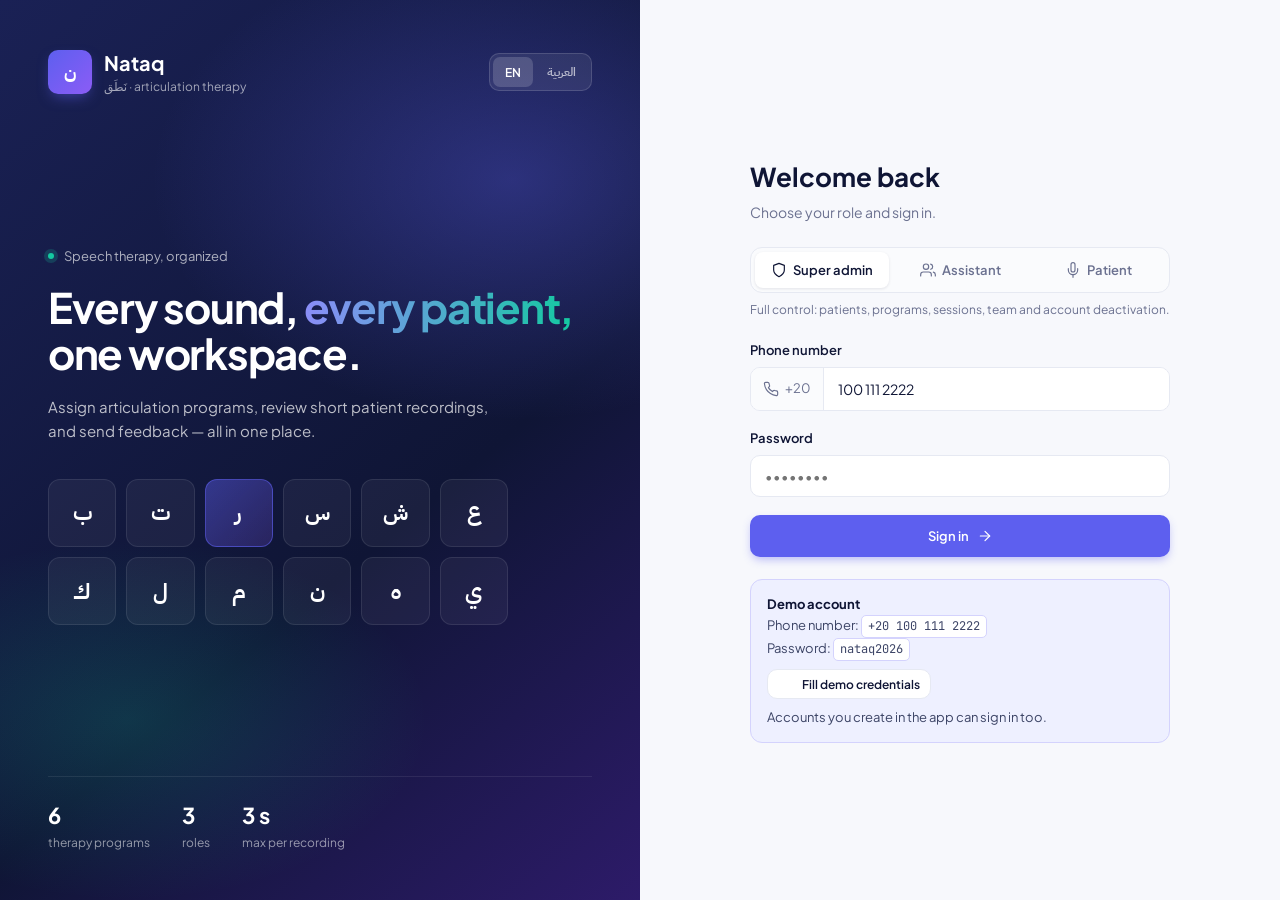
<file: patient-home.html>
<!DOCTYPE html>
<html lang="en">
<head>
  <meta charset="UTF-8">
  <meta name="viewport" content="width=device-width, initial-scale=1.0">
  <title>My practice — Nataq</title>
  <link rel="stylesheet" href="styles.css">
  <style>
    .patient-content { padding: 32px 24px 60px; max-width: 1100px; margin: 0 auto; }
    .patient-topbar .ptabs { margin-inline-start: 12px; }
    @media (max-width: 760px) { .patient-topbar { padding: 12px 16px; gap: 10px; } .patient-topbar .ptabs { order: 3; width: 100%; margin: 0; } .ptab span { display: inline; } .patient-content { padding: 20px 16px 48px; } }
    .ph-hero { background: linear-gradient(135deg, #1A2155 0%, #2D1B69 100%); color: #fff; border-radius: 20px; padding: 30px; display: grid; grid-template-columns: 1fr auto; gap: 28px; align-items: center; position: relative; overflow: hidden; margin-bottom: 22px; }
    .ph-hero::after { content: ''; position: absolute; inset: 0; pointer-events: none; background: radial-gradient(ellipse 500px 400px at 85% 20%, rgba(93,95,239,.35), transparent 60%), radial-gradient(ellipse 400px 300px at 15% 80%, rgba(20,201,161,.2), transparent 60%); }
    .ph-hero > * { position: relative; z-index: 1; }
    @media (max-width: 760px) { .ph-hero { grid-template-columns: 1fr; } .ph-letter { display: none !important; } }
    .ph-greet { font-size: 14px; color: rgba(255,255,255,.65); margin-bottom: 6px; }
    .ph-title { font-size: 30px; font-weight: 700; line-height: 1.15; margin: 0 0 12px; }
    .ph-desc { font-size: 15px; color: rgba(255,255,255,.78); max-width: 460px; line-height: 1.55; margin: 0; }
    .ph-letter { width: 170px; height: 170px; border-radius: 24px; background: rgba(255,255,255,.06); border: 1px solid rgba(255,255,255,.14); display: grid; place-items: center; font-family: 'IBM Plex Sans Arabic', sans-serif; font-weight: 700; font-size: 100px; }
    .journey { background: var(--surface); border: 1px solid var(--rule); border-radius: 16px; padding: 22px; margin-bottom: 22px; }
    .step-track { display: flex; gap: 10px; overflow-x: auto; padding-bottom: 6px; scroll-snap-type: x mandatory; }
    .step { min-width: 128px; flex: 1; padding: 13px; border-radius: 12px; border: 1px solid var(--rule); background: var(--surface-2); scroll-snap-align: start; text-align: start; font-family: inherit; color: inherit; }
    .step.done { background: var(--mint-50); border-color: #A7F3D0; }
    .step.current { background: var(--indigo-50); border-color: var(--indigo); box-shadow: 0 0 0 3px rgba(93,95,239,.12); }
    .step.locked { opacity: .6; cursor: pointer; }
    .step-n { font-family: 'JetBrains Mono', monospace; font-size: 12px; font-weight: 700; color: var(--ink-3); display: flex; justify-content: space-between; align-items: center; }
    .step-l { font-size: 13px; font-weight: 600; margin: 6px 0; }
    .step-s { font-size: 10px; font-weight: 700; letter-spacing: .04em; }
    .ph-grid { display: grid; grid-template-columns: minmax(0,1fr) 360px; gap: 22px; }
    @media (max-width: 980px) { .ph-grid { grid-template-columns: 1fr; } }
    .lesson-stage { aspect-ratio: 16/9; background: linear-gradient(135deg, #1A2155 0%, #2D1B69 100%); display: grid; place-items: center; position: relative; overflow: hidden; }
    .lesson-stage video { width: 100%; height: 100%; object-fit: contain; background: #000; }
    .lesson-stage .vid-msg { color: rgba(255,255,255,.8); }
    .lesson-stage .big { font-family: 'IBM Plex Sans Arabic', sans-serif; font-weight: 700; font-size: 130px; color: rgba(255,255,255,.08); }
    .lesson-play { position: absolute; width: 66px; height: 66px; border-radius: 50%; background: #fff; border: 0; display: grid; place-items: center; box-shadow: 0 20px 40px -10px rgba(0,0,0,.35); color: var(--navy); }
    .lesson-play .icon { width: 24px; height: 24px; }
    .lesson-bar { position: absolute; bottom: 0; left: 0; height: 4px; background: #14C9A1; width: 0; transition: width .2s linear; }
    .cta { background: linear-gradient(135deg, var(--indigo), #8B5CF6); color: #fff; border-radius: 16px; padding: 18px 20px; display: flex; align-items: center; gap: 14px; margin-bottom: 22px; box-shadow: 0 20px 40px -14px rgba(93,95,239,.45); flex-wrap: wrap; }
    .cta-ic { width: 44px; height: 44px; border-radius: 12px; background: rgba(255,255,255,.16); display: grid; place-items: center; }
    .cta .grow { flex: 1; min-width: 200px; }
    .mini-chat { padding: 14px; background: var(--paper); display: flex; flex-direction: column; gap: 8px; max-height: 420px; overflow-y: auto; }
    .fb { padding: 14px 18px; border-bottom: 1px solid var(--rule); display: flex; gap: 12px; }
    .fb:last-child { border-bottom: 0; }
    .fb .grow { flex: 1; min-width: 0; }
  </style>
</head>
<body>
  <header class="patient-topbar" id="ptopbar"></header>
  <div class="patient-content" id="content"></div>

  <script src="i18n.js"></script>
  <script src="app.js"></script>
  <script>
  (function () {
    const N = Nataq;
    let lessonTimer = null;

    function render() {
      const { t, esc, L, icon, avatar } = N;
      const p = N.me(), pr = N.getProgram(p.programId), ses = N.sessionsOf(p), cs = N.currentSession(p);
      const msgs = N.msgsOf(p.id), mine = msgs.filter(m => N.isAttempt(m) && m.session === p.current && m.prog === p.programId);
      const waiting = mine.filter(m => m.status === 'waiting').length, approved = mine.some(m => m.status === 'approved');
      const curN = Math.min(p.current, ses.length);
      const thread = msgs.filter(m => m.prog === p.programId && m.session === curN);
      const recent = thread.slice(-4);
      const unread = msgs.filter(m => m.from !== 'patient' && m.ts > (p.notifSeen || 0)).length;
      const finished = p.status === 'finished', paused = p.status === 'paused';

      let state;
      if (finished) state = t('ph.stateFinished');
      else if (paused) state = t('ph.statePaused');
      else if (approved && !waiting) state = t('ph.stateApproved');
      else if (waiting) state = t('ph.stateWaiting', { n: waiting });
      else state = t('ph.stateTodo');

      document.getElementById('content').innerHTML = `
        <div class="ph-hero">
          <div>
            <div class="ph-greet">${t('ph.greet', { name: esc(L(p).split(' ')[0]) })}</div>
            <h1 class="ph-title">${finished ? t('ph.finishedTitle') : t('ph.todayTitle')} ${finished ? '' : `<span class="ar">${esc(cs.letter)}</span>`}</h1>
            <p class="ph-desc">${finished ? t('ph.finishedDesc', { prog: esc(L(pr)) }) : esc(L(cs)) + ' — ' + state}</p>
            <div class="flex gap-2 mt-4" style="flex-wrap:wrap">
              ${!finished && !paused ? `<a href="patient-record.html" class="btn btn-white" style="padding:11px 18px">${icon('mic', 'icon-sm')}${t('ph.record')}</a>` : ''}
              ${cs && cs.video && !finished ? `<button class="btn btn-light" style="padding:11px 18px" data-act="lesson">${icon('play', 'icon-sm')}${t('ph.watch')}</button>` : ''}
            </div>
          </div>
          <div class="ph-letter">${esc(finished ? '★' : cs.letter)}</div>
        </div>

        ${(() => { const r = N.lastReminder(p.id), mineAll = msgs.filter(N.isAttempt), lastRec = mineAll.length ? mineAll[mineAll.length - 1].ts : 0;
          return r && r.ts > lastRec && !finished && !paused ? `<div class="banner indigo">${icon('bell', 'icon-sm')}<span class="grow">${t('ph.reminderBanner', { name: esc(N.authorName(r.by)), t: N.rel(r.ts) })}</span><a class="btn btn-primary btn-sm" href="patient-record.html">${t('ph.record')}</a></div>` : ''; })()}
        ${paused ? `<div class="banner amber">${icon('pausec', 'icon-sm')}<span class="grow">${t('ph.pausedBanner')}</span></div>` : ''}

        <div class="journey">
          <div class="flex justify-between items-center mb-4" style="flex-wrap:wrap;gap:8px">
            <div><div class="font-bold">${t('ph.journey')} — ${esc(L(pr))}</div>
              <div class="text-xs muted mt-2">${finished ? t('status.finished') : t('ph.inSession', { n: p.current, m: ses.length })}</div></div>
            <div class="text-sm muted"><strong style="color:var(--indigo-600)">${N.pct(p)}%</strong> ${t('ph.complete')}</div>
          </div>
          <div class="step-track" id="track">
            ${ses.map((s, i) => { const n = i + 1, done = finished || n < p.current, cur = !done && n === p.current;
              return `<button class="step ${done ? 'done' : cur ? 'current' : 'locked'}" ${!done && !cur ? 'data-act="locked"' : cur ? 'data-act="current"' : ''} ${cur ? 'id="curStep"' : ''}>
                <div class="step-n">${String(n).padStart(2, '0')} ${done ? N.icon('check', 'icon-sm') : !cur ? N.icon('lock', 'icon-sm') : ''}</div>
                <div class="step-l">${esc(L(s))}</div>
                <div class="step-s" style="color:${done ? '#047857' : cur ? 'var(--indigo-600)' : 'var(--ink-3)'}">${t(done ? 'ph.sDone' : cur ? 'ph.sNow' : 'ph.sLocked')}</div>
              </button>`; }).join('')}
          </div>
        </div>

        ${!finished && !paused ? `<div class="cta">
          <div class="cta-ic">${icon('mic')}</div>
          <div class="grow"><div class="font-bold">${t('ph.ctaTitle')}</div><div class="text-xs" style="opacity:.8;margin-top:2px">${t('ph.ctaSub')}</div></div>
          <a href="patient-record.html" class="btn btn-white">${t('ph.openRecorder')} ${icon('arrow', 'icon-sm')}</a>
        </div>` : ''}

        <div class="ph-grid">
          <section class="card" style="overflow:hidden">
            <div class="card-head"><div><div class="card-title">${t('ph.lesson')}</div><div class="text-xs muted mt-2">${cs && cs.video ? esc(cs.video.name) : ''}</div></div>
              ${cs && cs.video ? `<span class="badge badge-indigo"><span class="badge-dot"></span>${t('ph.fromTherapist')}</span>` : ''}</div>
            ${cs && cs.video && !finished ? `<div class="lesson-stage"><div class="big">${esc(cs.letter)}</div>
              <button class="lesson-play" data-act="lesson" aria-label="${t('ph.watch')}" id="lessonBtn">${icon('play')}</button><div class="lesson-bar" id="lessonBar"></div></div>
              <div class="card-body text-sm" style="color:var(--ink-2);line-height:1.6">${t('ph.lessonTip', { l: esc(cs.letter) })}${cs.video.key ? '' : `<div class="hint mt-2">${t('ph.sampleLesson')}</div>`}</div>`
              : N.empty('video', t(finished ? 'ph.noLessonDone' : 'ph.noLesson'), t(finished ? '' : 'ph.noLessonSub'))}
          </section>

          <section class="card" id="chat">
            <div class="card-head"><div><div class="card-title">${t('ph.chatTitle')}</div><div class="text-xs muted mt-2">${t('chat.sChip', { n: Math.min(p.current, ses.length) })} · ${esc(L(cs))}</div></div>
              ${unread ? `<span class="badge badge-mint"><span class="badge-dot"></span>${t('ph.unreadN', { n: unread })}</span>` : ''}</div>
            <div class="mini-chat">${recent.length ? recent.map(m => m.from === 'system'
                ? `<div class="sys-msg ${m.kind}">${icon(N.sysIcon(m), 'icon-sm')}${N.sysText(m)}</div>`
                : `<div class="wa-row ${m.from === 'patient' ? 'out' : 'in'}"><div class="wa-bubble ${N.isAttempt(m) ? 'attempt' : ''}">
                    ${m.from !== 'patient' ? `<div class="wa-name therapist">${esc(N.authorName(m.by))}</div>` : ''}
                    ${m.type === 'audio' ? N.audioHTML(m.id, m.audio, m.dur, 20) : `<div class="wa-text">${N.msgText(m)}</div>`}
                    <div class="wa-meta">${N.isAttempt(m) ? N.verdictBadge(m) : ''}<span>${N.fmtTime(m.ts)}</span></div>
                    ${m.reaction ? `<span class="wa-reaction">${m.reaction}</span>` : ''}</div></div>`).join('')
              : N.empty('chat', t('ph.noFeedback'), t('ph.noFeedbackSub'))}</div>
            <div style="padding:12px 16px;border-top:1px solid var(--rule)"><a class="btn btn-primary w-full" style="justify-content:center" href="patient-chat.html?s=${Math.min(p.current, ses.length)}">${icon('chat', 'icon-sm')}${t('ph.openChat')}</a></div>
          </section>
        </div>`;
      const cur = document.getElementById('curStep');
      if (cur) cur.scrollIntoView({ block: 'nearest', inline: 'center' });
      
    }

    function playLesson() {
      const cs = N.currentSession(N.me()), stage = document.querySelector('.lesson-stage');
      if (stage && cs && cs.video && cs.video.key) {
        stage.scrollIntoView({ behavior: 'smooth', block: 'center' });
        if (!stage.querySelector('video')) N.mountVideo(stage, cs);
        else { const v = stage.querySelector('video'); v.play && v.play(); }
        return;
      }
      const bar = document.getElementById('lessonBar'), btn = document.getElementById('lessonBtn');
      if (!bar) return;
      if (lessonTimer) { clearInterval(lessonTimer); lessonTimer = null; btn.innerHTML = N.icon('play'); N.toast(N.t('ph.lessonPaused'), '', 'info'); return; }
      document.querySelector('.lesson-stage').scrollIntoView({ behavior: 'smooth', block: 'center' });
      btn.innerHTML = N.icon('pause');
      let w = parseFloat(bar.style.width) || 0;
      lessonTimer = setInterval(() => {
        w += 1; bar.style.width = w + '%';
        if (w >= 100) { clearInterval(lessonTimer); lessonTimer = null; btn.innerHTML = N.icon('refresh'); bar.style.width = '0';
          N.toast(N.t('ph.lessonDone'), N.t('ph.lessonDoneBody'), 'success', { label: N.t('ph.record'), fn: () => { location.href = 'patient-record.html'; } }); }
      }, 80);
    }

    function click(e) {
      const b = e.target.closest('[data-act]'); if (!b) return;
      if (b.dataset.act === 'locked') N.toast(N.t('status.locked'), N.t('ph.lockedBody'), 'info');
      if (b.dataset.act === 'current') location.href = 'patient-record.html';
      if (b.dataset.act === 'lesson') playLesson();
    }

    N.boot({ shell: 'patient', nav: 'home', title: 'ph.navHome', roles: ['patient'], render, click });
  })();
  </script>
</body>
</html>
</file>
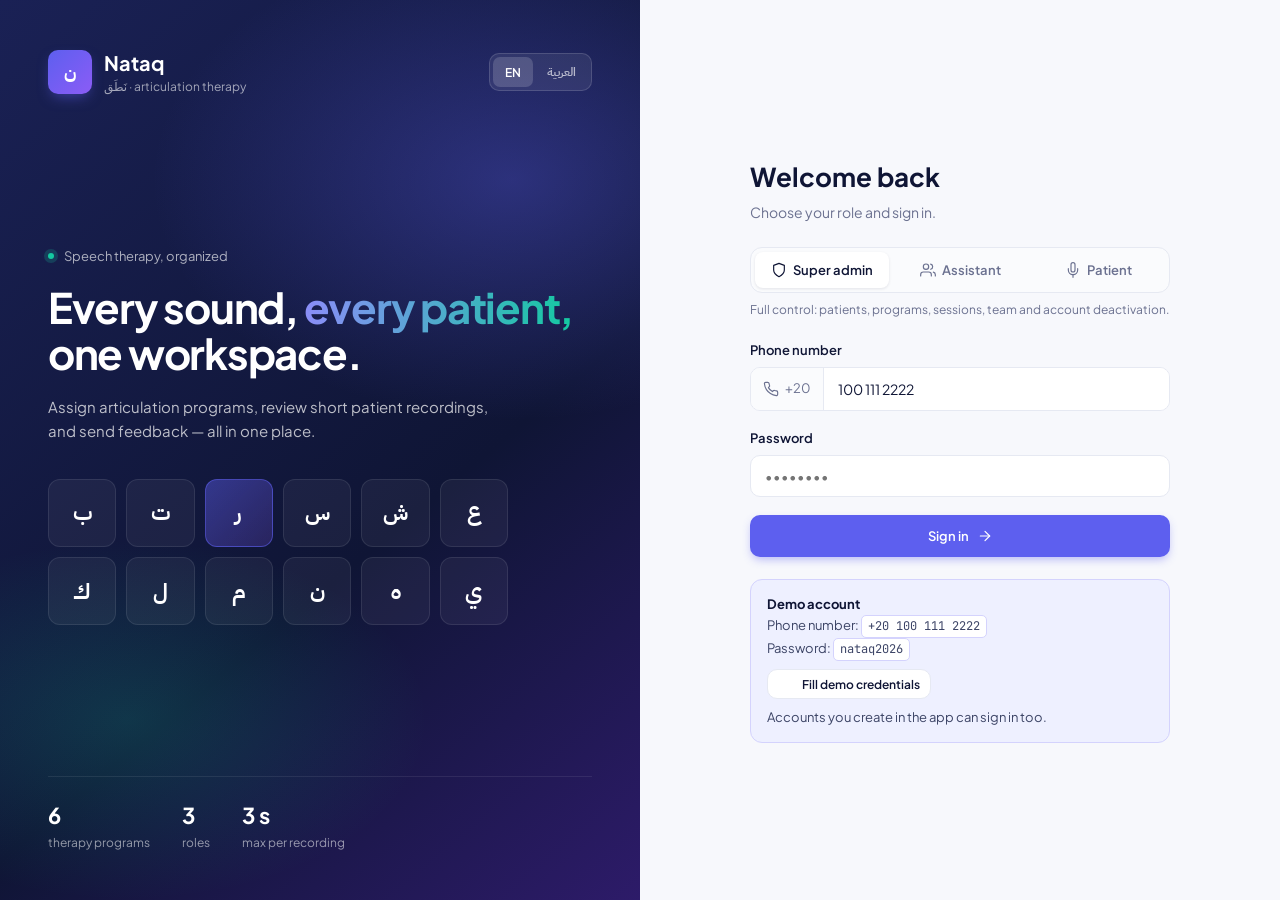
<file: patient-record.html>
<!DOCTYPE html>
<html lang="en">
<head>
  <meta charset="UTF-8">
  <meta name="viewport" content="width=device-width, initial-scale=1.0">
  <title>Record — Nataq</title>
  <link rel="stylesheet" href="styles.css">
  <style>
    .patient-content { padding: 28px 24px 60px; max-width: 860px; margin: 0 auto; }
    .patient-topbar .ptabs { margin-inline-start: 12px; }
    @media (max-width: 760px) { .patient-topbar { padding: 12px 16px; gap: 10px; } .patient-topbar .ptabs { order: 3; width: 100%; margin: 0; } .patient-content { padding: 18px 14px 48px; } }
    .stage { background: var(--navy); color: #fff; border-radius: 22px; padding: 28px 24px 30px; text-align: center; position: relative; overflow: hidden; }
    .stage::before { content: ''; position: absolute; inset: 0; background: radial-gradient(ellipse 500px 300px at 50% 0%, rgba(93,95,239,.35), transparent 70%); pointer-events: none; }
    .stage > * { position: relative; }
    .eyebrow { font-size: 11px; letter-spacing: .08em; color: rgba(255,255,255,.55); font-weight: 700; }
    .stage h1 { font-size: 22px; margin: 6px 0 4px; }
    .stage .sub { font-size: 14px; color: rgba(255,255,255,.65); margin: 0; }
    .big-letter { font-family: 'IBM Plex Sans Arabic', sans-serif; font-weight: 700; font-size: 150px; line-height: 1.1; margin: 10px 0 0; color: rgba(255,255,255,.9); transition: transform .2s; }
    .stage.rec .big-letter { transform: scale(1.06); color: #fff; text-shadow: 0 0 40px rgba(244,63,94,.5); }
    .meter { display: flex; gap: 4px; justify-content: center; align-items: center; height: 56px; margin: 6px auto 0; max-width: 360px; direction: ltr; }
    .meter i { flex: 1; height: 8%; background: rgba(255,255,255,.18); border-radius: 3px; transition: height .06s; }
    .stage.rec .meter i { background: #14C9A1; }
    .stage.rec.fake .meter i { animation: mdance .5s ease-in-out infinite alternate; }
    .stage.rec.fake .meter i:nth-child(3n) { animation-duration: .35s; } .stage.rec.fake .meter i:nth-child(4n) { animation-duration: .6s; }
    @keyframes mdance { from { height: 15%; } to { height: 90%; } }
    .timer { font-family: 'JetBrains Mono', monospace; font-size: 26px; font-weight: 600; margin-top: 12px; direction: ltr; }
    .timer small { font-size: 14px; color: rgba(255,255,255,.5); }
    .tbar { height: 6px; background: rgba(255,255,255,.1); border-radius: 999px; max-width: 320px; margin: 10px auto 0; overflow: hidden; direction: ltr; }
    .tbar div { height: 100%; width: 0; background: var(--rose); border-radius: 999px; }
    .rec-btn { width: 88px; height: 88px; border-radius: 50%; margin: 20px auto 0; background: var(--rose); border: 5px solid rgba(255,255,255,.18); display: grid; place-items: center; box-shadow: 0 20px 40px -10px rgba(244,63,94,.55); transition: transform .15s; }
    .rec-btn:hover { transform: scale(1.05); }
    .rec-btn .inner { width: 30px; height: 30px; background: #fff; border-radius: 50%; transition: border-radius .2s, width .2s, height .2s; }
    .stage.rec .rec-btn .inner { border-radius: 6px; width: 26px; height: 26px; }
    .rec-btn:disabled { opacity: .45; cursor: not-allowed; transform: none; }
    .hint-line { margin-top: 14px; font-size: 13px; color: rgba(255,255,255,.6); }
    .tip { margin-top: 18px; display: inline-flex; gap: 8px; align-items: flex-start; text-align: start; padding: 10px 14px; border-radius: 12px; background: rgba(255,255,255,.06); border: 1px solid rgba(255,255,255,.1); font-size: 13px; color: rgba(255,255,255,.8); max-width: 520px; }
    .tip b { color: #14C9A1; }
    .attempt { display: grid; grid-template-columns: minmax(0,1fr) auto; gap: 12px; align-items: center; padding: 14px 18px; border-bottom: 1px solid var(--rule); }
    .attempt:last-child { border-bottom: 0; }
    .attempt .audio-row { max-width: 380px; }
    .attempt-meta { font-size: 12px; color: var(--ink-3); margin-bottom: 6px; display: flex; gap: 8px; align-items: center; flex-wrap: wrap; }
    .attempt-actions { display: flex; gap: 6px; flex-wrap: wrap; justify-content: flex-end; }
    @media (max-width: 560px) { .attempt { grid-template-columns: 1fr; } .attempt-actions { justify-content: flex-start; } }
  </style>
</head>
<body>
  <header class="patient-topbar" id="ptopbar"></header>
  <div class="patient-content" id="content"></div>

  <script src="i18n.js"></script>
  <script src="app.js"></script>
  <script>
  (function () {
    const N = Nataq;
    const BARS = 24;

    function render() {
      const { t, esc, L, icon } = N;
      const p = N.me(), cs = N.currentSession(p), pr = N.getProgram(p.programId);
      const blocked = p.status !== 'active';
      document.getElementById('content').innerHTML = `
        <div class="stage ${N.Recorder.busy ? 'rec' : ''}" id="stage">
          <div class="eyebrow">${esc(L(pr))} · ${t('common.sessionOf', { n: p.current, m: N.sessionsOf(p).length })}</div>
          <h1>${t('rec.say', { l: '<span class="ar">' + esc(cs.letter) + '</span>' })}</h1>
          <p class="sub">${esc(L(cs))}</p>
          <div class="big-letter ar">${esc(cs.letter)}</div>
          <div class="meter" id="meter">${'<i></i>'.repeat(BARS)}</div>
          <div class="timer"><span id="timer">0.0</span><small> / ${N.MAX_REC}.0 ${t('rec.sec')}</small></div>
          <div class="tbar"><div id="tbar"></div></div>
          <button class="rec-btn" id="recBtn" ${blocked ? 'disabled' : ''} aria-label="${t('rec.start')}"><span class="inner"></span></button>
          <div class="hint-line" id="hint">${blocked ? t(p.status === 'finished' ? 'rec.blockedFinished' : 'rec.blockedPaused') : t('rec.hint')}</div>
          <div class="tip">${icon('info', 'icon-sm')}<span><b>${t('rec.tip')}</b> ${t('rec.tipBody', { l: esc(cs.letter) })}</span></div>
        </div>

        <section class="card mt-6">
          <div class="card-head"><div><div class="card-title">${t('rec.drafts')}</div><div class="text-xs muted mt-2">${t('rec.draftsSub')}</div></div><span class="badge badge-indigo" id="draftCount"></span></div>
          <div id="drafts"></div>
        </section>

        <section class="card mt-6">
          <div class="card-head"><div><div class="card-title">${t('rec.sent')}</div><div class="text-xs muted mt-2">${t('rec.sentSub')}</div></div></div>
          <div id="sent"></div>
        </section>`;
      document.getElementById('recBtn').onclick = toggle;
      renderDrafts(); renderSent();
    }

    function renderDrafts() {
      const { t, icon } = N, p = N.me(), list = N.getDrafts(p.id).slice().reverse();
      document.getElementById('draftCount').textContent = list.length;
      document.getElementById('drafts').innerHTML = list.length ? list.map((d, i) => `
        <div class="attempt">
          <div><div class="attempt-meta"><span class="font-semibold" style="color:var(--ink)">${t('rec.take', { n: list.length - i })}</span><span>${N.fmtTime(d.ts)}</span>
            <span class="badge badge-neutral">${t('rec.notSent')}</span>${d.real ? '' : `<span class="badge badge-amber">${t('rec.sample')}</span>`}</div>
            ${N.audioHTML(d.id, d.src, d.dur)}</div>
          <div class="attempt-actions">
            <button class="btn btn-ghost btn-sm" data-del="${d.id}" style="color:var(--rose)">${icon('trash', 'icon-sm')}${t('common.delete')}</button>
            <button class="btn btn-primary btn-sm" data-send="${d.id}" ${p.status !== 'active' ? 'disabled' : ''}>${icon('send', 'icon-sm')}${t('rec.send')}</button>
          </div>
        </div>`).join('') : N.empty('mic', t('rec.noDrafts'), t('rec.noDraftsSub'));
    }

    function renderSent() {
      const { t, esc } = N, p = N.me();
      const list = N.msgsOf(p.id).filter(m => N.isAttempt(m) && m.prog === p.programId && m.session === p.current).slice().reverse();
      const all = N.msgsOf(p.id);
      document.getElementById('sent').innerHTML = list.length ? list.map(m => {
        const reply = all.find(x => x.from === 'therapist' && x.replyTo === m.id) || all.slice(all.indexOf(m) + 1).find(x => x.from === 'therapist' && x.session === m.session);
        return `<div class="attempt">
          <div><div class="attempt-meta"><span>${N.rel(m.ts)}</span>${N.verdictBadge(m)}${m.reaction ? `<span class="react-chip" title="${t('rec.reaction')}">${m.reaction}</span>` : ''}</div>
            ${N.audioHTML(m.id, m.audio, m.dur)}
            ${reply && m.status !== 'waiting' ? `<div class="text-xs muted mt-2">↳ ${esc(N.authorName(reply.by))}: ${reply.type === 'audio' ? t('review.voiceNote') : N.msgText(reply)}</div>` : ''}</div>
          <div><a class="btn btn-ghost btn-sm" href="patient-chat.html?s=${m.session}">${N.icon('chat', 'icon-sm')}${t('ph.openChat')}</a></div>
        </div>`; }).join('') : N.empty('send', t('rec.noSent'), '');
    }

    async function toggle() {
      const { t } = N, p = N.me();
      if (N.Recorder.busy) { N.Recorder.stop(); return; }
      if (p.status !== 'active') return;
      N.Player.stop();
      const stage = document.getElementById('stage'), meter = document.querySelectorAll('#meter i');
      const timer = document.getElementById('timer'), tbar = document.getElementById('tbar'), hint = document.getElementById('hint');
      hint.textContent = t('rec.askMic');
      const res = await N.Recorder.start({
        onStart: real => {
          stage.classList.add('rec'); stage.classList.toggle('fake', !real);
          hint.textContent = t('rec.recording');
          if (!real) N.toast(t('rec.noMic'), t('rec.noMicBody'), 'info');
        },
        onTick: s => { timer.textContent = s.toFixed(1); tbar.style.width = (s / N.MAX_REC * 100) + '%'; },
        onLevel: data => { meter.forEach((b, i) => { const v = data[Math.floor(i * data.length / meter.length)] / 255; b.style.height = Math.max(8, v * 100) + '%'; }); }
      });
      stage.classList.remove('rec', 'fake');
      meter.forEach(b => { b.style.height = ''; });
      timer.textContent = '0.0'; tbar.style.width = '0';
      hint.textContent = t('rec.hint');
      if (!res) return;
      if (res.dur < 0.4) { N.toast(t('rec.tooShort'), t('rec.tooShortBody'), 'error'); return; }
      const drafts = N.getDrafts(p.id);
      const d = { id: N.uid('d'), pid: p.id, src: res.src, dur: res.dur, ts: Date.now(), real: res.real };
      if (!N.setDrafts(p.id, drafts.concat(d).slice(-5))) return;
      N.toast(t('rec.saved'), t('rec.savedBody', { s: res.dur.toFixed(1) }), 'success', { label: t('audio.play'), fn: () => N.Player.toggle(d.id) });
      renderDrafts();
    }

    function click(e) {
      const { t } = N, p = N.me();
      const del = e.target.closest('[data-del]');
      if (del) { N.Player.stop(); N.setDrafts(p.id, N.getDrafts(p.id).filter(d => d.id !== del.dataset.del)); N.toast(t('toast.deleted'), '', 'success'); renderDrafts(); return; }
      const snd = e.target.closest('[data-send]');
      if (snd) {
        const d = N.getDrafts(p.id).find(x => x.id === snd.dataset.send); if (!d) return;
        N.Player.stop();
        if (!N.patientSend(p.id, { audio: d.src, dur: d.dur })) return;
        N.setDrafts(p.id, N.getDrafts(p.id).filter(x => x.id !== d.id));
        N.toast(t('rec.sentToast'), t('rec.sentToastBody'), 'success');
        renderDrafts(); renderSent();
      }
    }

    N.boot({ shell: 'patient', nav: 'record', title: 'ph.navRecord', roles: ['patient'], render, click });
  })();
  </script>
</body>
</html>
</file>
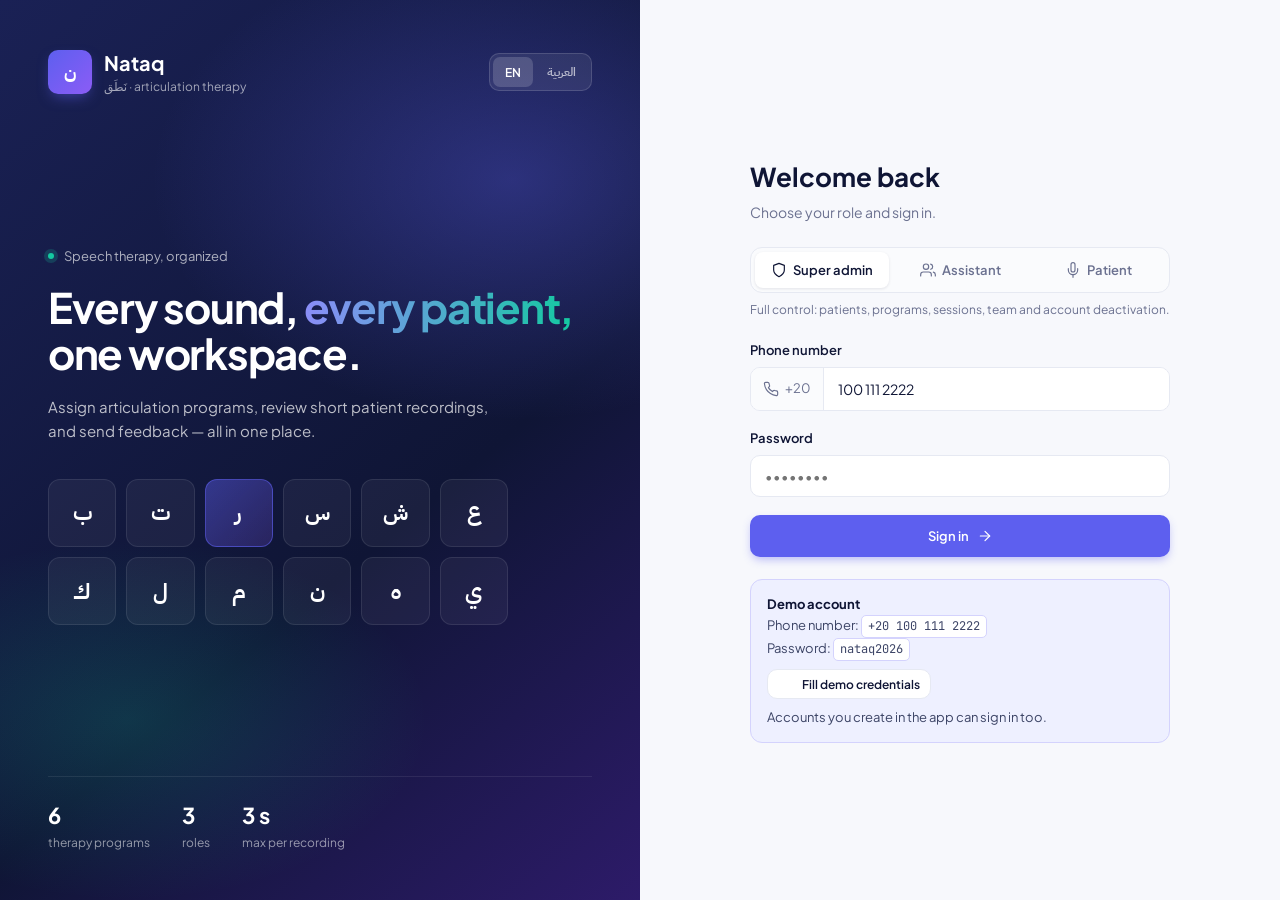
<file: patients.html>
<!DOCTYPE html>
<html lang="en">
<head>
  <meta charset="UTF-8">
  <meta name="viewport" content="width=device-width, initial-scale=1.0">
  <title>Patients — Nataq</title>
  <link rel="stylesheet" href="styles.css">
  <style>
    .prog-opt { display: grid; grid-template-columns: repeat(2, 1fr); gap: 8px; }
    .prog-opt label { display: flex; align-items: center; gap: 10px; padding: 10px 12px; border: 1px solid var(--rule); border-radius: 10px; font-size: 13px; cursor: pointer; }
    .prog-opt input { accent-color: var(--indigo); }
    .prog-opt label:has(input:checked) { border-color: var(--indigo); background: var(--indigo-50); }
    .prog-opt .prog-letter { width: 26px; height: 26px; font-size: 13px; border-radius: 7px; }
    .table .user-cell:hover .user-cell-name { color: var(--indigo-600); }
  </style>
</head>
<body>
  <div class="app">
    <aside class="sidebar" id="sidebar"></aside>
    <main class="main">
      <header class="topbar" id="topbar"></header>
      <div class="content" id="content"></div>
    </main>
  </div>

  <script src="i18n.js"></script>
  <script src="app.js"></script>
  <script>
  (function () {
    const N = Nataq;
    const PER = 8;
    const FILTERS = ['all', 'waiting', 'ready', 'active', 'paused', 'finished', 'inactive'];
    const st = { q: '', filter: FILTERS.includes(N.param('f')) ? N.param('f') : 'all', page: 1 };

    function matches(p, f) {
      if (f === 'all') return true;
      if (f === 'waiting') return p.status !== 'inactive' && N.waitingOf(p.id).length > 0;
      if (f === 'ready') return N.isReady(p);
      return p.status === f;
    }
    function filtered() {
      const q = st.q.trim().toLowerCase(), qd = N.digits(q);
      return N.db().patients.filter(p => matches(p, st.filter) && (!q || p.en.toLowerCase().includes(q) || p.ar.includes(st.q.trim()) || (qd.length > 2 && N.digits(p.phone).includes(qd))))
        .sort((a, b) => N.lastActivity(b) - N.lastActivity(a));
    }

    function render() {
      const { t, icon } = N;
      const D = N.db();
      document.getElementById('content').innerHTML = `
        <div class="page-head">
          <div><h1 class="page-title">${t('nav.patients')}</h1>
            <p class="page-sub">${t('patients.sub', { a: D.patients.filter(p => p.status === 'active').length, w: D.patients.filter(p => matches(p, 'waiting')).length, r: D.patients.filter(N.isReady).length })}</p></div>
          <div class="page-actions">
            <button class="btn btn-secondary" data-act="export">${icon('download', 'icon-sm')}${t('common.export')}</button>
            <button class="btn ${N.can('registerPatients') ? 'btn-primary' : 'btn-secondary is-locked'}" data-act="register">${icon(N.can('registerPatients') ? 'plus' : 'lock', 'icon-sm')}${t('patients.register')}</button>
          </div>
        </div>
        <section class="card">
          <div class="filters-bar">
            <label class="scoped-search">${icon('search', 'icon-sm')}<input id="q" type="search" value="${N.esc(st.q)}" placeholder="${t('patients.searchPh')}" aria-label="${t('patients.searchPh')}"></label>
            <div class="chips" id="chips"></div>
          </div>
          <div class="table-wrap"><table class="table">
            <thead><tr>
              <th>${t('col.patient')}</th><th>${t('col.program')}</th><th>${t('col.progress')}</th><th>${t('col.recordings')}</th><th>${t('col.lastActivity')}</th><th>${t('col.status')}</th><th></th>
            </tr></thead>
            <tbody id="rows"></tbody>
          </table></div>
          <div class="pagination" id="pager"></div>
        </section>`;
      const q = document.getElementById('q');
      q.addEventListener('input', () => { st.q = q.value; st.page = 1; renderRows(); });
      renderRows();
    }

    function renderRows() {
      const { t, esc, L, icon, avatar } = N;
      const D = N.db(), list = filtered();
      const pages = Math.max(1, Math.ceil(list.length / PER));
      st.page = Math.min(st.page, pages);
      document.getElementById('chips').innerHTML = FILTERS.map(f =>
        `<button class="chip-btn ${st.filter === f ? 'active' : ''}" data-filter="${f}">${t('filter.' + f)} <span class="n">${D.patients.filter(p => matches(p, f)).length}</span></button>`).join('');
      const slice = list.slice((st.page - 1) * PER, st.page * PER);
      document.getElementById('rows').innerHTML = slice.length ? slice.map(p => {
        const pr = N.getProgram(p.programId), ses = N.sessionsOf(p), msgs = N.msgsOf(p.id).filter(N.isAttempt), w = N.waitingOf(p.id).length, v = N.pct(p);
        return `<tr>
          <td><a href="patient-detail.html?id=${p.id}" class="user-cell">${avatar(p)}<div class="user-cell-info"><div class="user-cell-name">${esc(L(p))}</div><div class="user-cell-meta"><span dir="ltr">${esc(p.phone)}</span> · ${t('common.age', { n: p.age })}</div></div></a></td>
          <td><div class="font-semibold">${esc(L(pr))}</div><div class="letters">${pr.letters.map(N.letterChip).join('')}</div></td>
          <td style="min-width:150px"><div class="flex items-center gap-3"><div style="width:90px">${N.progressBar(v, v === 100 ? 'mint' : p.status === 'inactive' ? 'rose' : '')}</div><span class="text-xs font-semibold">${p.status === 'finished' ? ses.length : p.current} / ${ses.length}</span></div></td>
          <td><span class="text-sm">${t('patients.sentN', { n: msgs.length })}</span>${w ? `<div class="text-xs" style="color:#B45309;font-weight:600">${t('patients.waitingN', { n: w })}</div>` : ''}</td>
          <td class="text-sm muted">${N.rel(N.lastActivity(p))}</td>
          <td>${N.patientBadge(p)}</td>
          <td><div class="menu-cell">${rowMenu(p)}</div></td>
        </tr>`; }).join('') : `<tr><td colspan="7">${N.empty('search', t('common.noResults'), t('common.noResultsSub'))}</td></tr>`;

      const from = list.length ? (st.page - 1) * PER + 1 : 0, to = Math.min(st.page * PER, list.length);
      let btns = '';
      for (let i = 1; i <= pages; i++) {
        if (pages > 7 && i > 2 && i < pages - 1 && Math.abs(i - st.page) > 1) { if (!btns.endsWith('…</span>')) btns += '<span class="muted" style="padding:0 4px">…</span>'; continue; }
        btns += `<button class="page-btn ${i === st.page ? 'active' : ''}" data-page="${i}" aria-label="${t('common.page', { n: i })}">${i}</button>`;
      }
      document.getElementById('pager').innerHTML = `
        <div>${t('common.showing', { a: from, b: to, n: list.length })}</div>
        <div class="page-controls">
          <button class="page-btn" data-page="${st.page - 1}" ${st.page <= 1 ? 'disabled' : ''} aria-label="${t('common.prev')}">${icon('back', 'icon-sm')}</button>
          ${btns}
          <button class="page-btn" data-page="${st.page + 1}" ${st.page >= pages ? 'disabled' : ''} aria-label="${t('common.next')}">${icon('next', 'icon-sm')}</button>
        </div>`;
    }

    function item(act, id, ic, label, perm, danger) {
      const ok = !perm || N.can(perm);
      return `<button class="dd-item ${danger ? 'danger' : ''} ${ok ? '' : 'locked'}" data-act="${act}" data-id="${id}" ${perm ? `data-perm="${perm}"` : ''}>${N.icon(ic, 'icon-sm')}<span>${label}</span>${ok ? '' : `<span class="lock-ic">${N.icon('lock', 'icon-sm')}</span>`}</button>`;
    }
    function rowMenu(p) {
      const { t } = N, ses = N.sessionsOf(p);
      return `<div class="dd row-menu"><button class="btn btn-ghost btn-sm" data-dd aria-label="${t('common.actions')}">${N.icon('dots', 'icon-sm')}</button>
        <div class="dd-panel">
          <a class="dd-item" href="patient-detail.html?id=${p.id}">${N.icon('eye', 'icon-sm')}<span>${t('patients.openProfile')}</span></a>
          ${N.can('reviewRecordings') ? `<a class="dd-item" href="review.html?p=${p.id}">${N.icon('chat', 'icon-sm')}<span>${t('patients.openChat')}</span></a>` : ''}
          ${p.status !== 'finished' && p.status !== 'inactive' ? item('unlock', p.id, 'unlock', t(p.current >= ses.length ? 'pd.finishProgram' : 'pd.unlockNext'), 'unlockSessions') : ''}
          ${p.status === 'active' ? item('remind', p.id, 'bell', t('patients.remind')) : ''}
          <div class="dd-sep"></div>
          ${p.status === 'active' ? item('pause', p.id, 'pausec', t('patients.pause'), 'editPatients') : p.status === 'paused' ? item('resume', p.id, 'play', t('patients.resume'), 'editPatients') : ''}
          ${p.status === 'inactive' ? item('activate', p.id, 'usercheck', t('patients.activate'), 'deleteUsers') : item('deactivate', p.id, 'userx', t('patients.deactivate'), 'deleteUsers', true)}
          ${item('delete', p.id, 'trash', t('common.delete'), 'deleteUsers', true)}
        </div></div>`;
    }

    function registerModal() {
      const { t, esc, L } = N;
      const progs = N.db().programs;
      N.modal({
        side: true, title: t('patients.register'), sub: t('patients.registerSub'),
        body: `
          <div class="form-grid">
            <div class="field"><label>${t('field.nameEn')}</label><input class="input" id="fEn" placeholder="Youssef Adel" dir="ltr"></div>
            <div class="field"><label>${t('field.nameAr')}</label><input class="input" id="fAr" placeholder="يوسف عادل" dir="rtl"></div>
          </div>
          <div class="field"><label>${t('field.phone')}</label><div class="input-group"><div class="input-prefix">+20</div><input class="input" id="fPhone" type="tel" placeholder="10 2345 6789" dir="ltr"></div>
            <div class="hint">${t('patients.phoneHint')}</div></div>
          <div class="form-grid">
            <div class="field"><label>${t('field.age')}</label><input class="input" id="fAge" type="number" min="2" max="99" value="6"></div>
            <div class="field"><label>${t('field.guardian')}</label><input class="input" id="fGuard" placeholder="${t('field.guardianPh')}"></div>
          </div>
          <div class="field"><label>${t('patients.startProgram')}</label><div class="prog-opt">
            ${progs.map((pr, i) => `<label><input type="radio" name="fProg" value="${pr.id}" ${i === 3 ? 'checked' : ''}><span class="prog-letter" style="background:${pr.bg};color:${pr.fg}">${pr.letters[0]}</span>${esc(L(pr))}</label>`).join('')}
          </div></div>
          <div class="field"><label>${t('pd.notesTab')} <span class="muted">(${t('common.optional')})</span></label><textarea class="textarea" id="fNotes" rows="3"></textarea></div>`,
        actions: [{ label: t('common.cancel') }, { label: N.icon('check', 'icon-sm') + t('patients.register'), kind: 'primary', onClick: el => {
          const en = el.querySelector('#fEn').value.trim(), ar = el.querySelector('#fAr').value.trim(), ph = N.digits(el.querySelector('#fPhone').value);
          const age = parseInt(el.querySelector('#fAge').value, 10);
          if (!en && !ar) { N.fieldError(el, '#fEn', t('val.name')); return false; }
          if (ph.length < 10 || ph.length > 11) { N.fieldError(el, '#fPhone', t('val.phone')); return false; }
          if (N.findAccount('patient', ph)) { N.fieldError(el, '#fPhone', t('val.phoneTaken')); return false; }
          if (!(age >= 2 && age <= 99)) { N.fieldError(el, '#fAge', t('val.age')); return false; }
          const local = ph.replace(/^0/, '');
          const g = el.querySelector('#fGuard').value.trim();
          const p = { id: N.uid('p'), en: en || ar, ar: ar || en, phone: '+20 ' + local.slice(0, 3) + ' ' + local.slice(3, 6) + ' ' + local.slice(6), age,
            guardian: { en: g, ar: g }, programId: el.querySelector('input[name=fProg]:checked').value, current: 1, status: 'active',
            color: 1 + Math.floor(Math.random() * 8), notes: el.querySelector('#fNotes').value.trim(), notif: { push: true, inapp: true, sms: false }, history: [], since: Date.now(), notifSeen: Date.now() };
          N.db().patients.unshift(p); N.msgsOf(p.id);
          if (!N.save()) return false;
          N.toast(t('toast.registered'), t('toast.registeredBody', { phone: p.phone, code: N.PATIENT_CODE }), 'success', { label: t('patients.openProfile'), fn: () => { location.href = 'patient-detail.html?id=' + p.id; } });
          st.filter = 'all'; st.q = ''; st.page = 1; render();
        } }]
      });
    }

    function click(e) {
      const { t } = N;
      const f = e.target.closest('[data-filter]'); if (f) { st.filter = f.dataset.filter; st.page = 1; renderRows(); return; }
      const pg = e.target.closest('[data-page]'); if (pg && !pg.disabled) { st.page = +pg.dataset.page; renderRows(); document.querySelector('.card').scrollIntoView({ behavior: 'smooth', block: 'start' }); return; }
      const b = e.target.closest('[data-act]'); if (!b) return;
      const act = b.dataset.act;
      document.querySelectorAll('.dd.open').forEach(x => x.classList.remove('open'));
      if (act === 'export') {
        const rows = [[t('col.patient'), t('field.phone'), t('field.age'), t('col.program'), t('col.progress'), t('col.status'), t('col.lastActivity')]]
          .concat(filtered().map(p => [N.L(p), p.phone, p.age, N.L(N.getProgram(p.programId)), N.pct(p) + '%', t('status.' + p.status), new Date(N.lastActivity(p)).toISOString().slice(0, 10)]));
        N.downloadCSV('nataq-patients.csv', rows);
        N.toast(t('toast.exported'), t('toast.exportedBody', { n: rows.length - 1 }), 'success'); return;
      }
      if (act === 'register') { if (N.need('registerPatients')) registerModal(); return; }
      if (b.dataset.perm && !N.need(b.dataset.perm)) return;
      const p = N.getPatient(b.dataset.id); if (!p) return;
      const name = N.esc(N.L(p));
      if (act === 'unlock') { const r = N.unlockNext(p.id); N.toast(t(r === 'finished' ? 'toast.programFinished' : 'toast.sessionUnlocked'), t('toast.patientNotified', { name }), 'success'); }
      if (act === 'remind') { N.remindToast(p.id); return; }
      if (act === 'pause') { p.status = 'paused'; N.save(); N.toast(t('toast.paused'), name, 'success'); }
      if (act === 'resume') { p.status = 'active'; N.save(); N.toast(t('toast.resumed'), name, 'success'); }
      if (act === 'activate') { p.status = 'active'; N.save(); N.toast(t('toast.activated'), name, 'success'); }
      if (act === 'deactivate') {
        N.confirmBox({ title: t('patients.deactivateTitle', { name }), body: t('patients.deactivateBody'), yes: t('patients.deactivate'), danger: true,
          onYes: () => { p.status = 'inactive'; N.save(); N.toast(t('toast.deactivated'), name, 'success'); N.refreshShell(); render(); } });
        return;
      }
      if (act === 'delete') {
        N.confirmBox({ title: t('patients.deleteTitle', { name }), body: t('patients.deleteBody'), yes: t('common.delete'), danger: true,
          onYes: () => { const D = N.db(); D.patients = D.patients.filter(x => x.id !== p.id); delete D.messages[p.id]; N.save(); N.toast(t('toast.deleted'), name, 'success'); N.refreshShell(); render(); } });
        return;
      }
      N.refreshShell(); render();
    }

    N.boot({ shell: 'staff', nav: 'patients', title: 'nav.patients', roles: ['superadmin', 'assistant'], perm: 'viewPatients',
      crumbs: () => [N.t('nav.workspace'), N.t('nav.patients')], render, click });
    if (N.param('new') && N.can('registerPatients')) registerModal();
  })();
  </script>
</body>
</html>
</file>
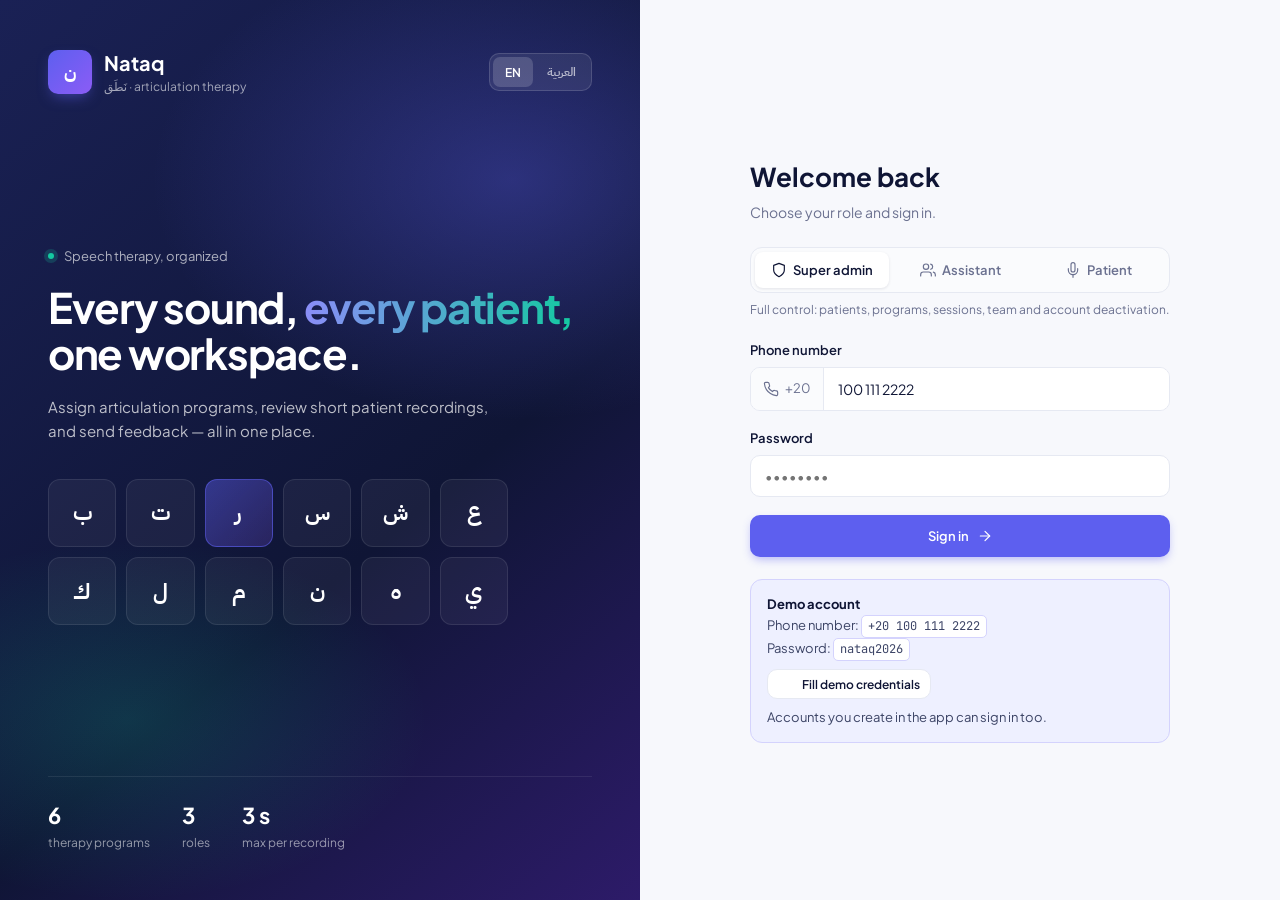
<file: programs.html>
<!DOCTYPE html>
<html lang="en">
<head>
  <meta charset="UTF-8">
  <meta name="viewport" content="width=device-width, initial-scale=1.0">
  <title>Programs — Nataq</title>
  <link rel="stylesheet" href="styles.css">
  <style>
    .programs-grid { display: grid; grid-template-columns: repeat(3, 1fr); gap: 20px; }
    @media (max-width: 1200px) { .programs-grid { grid-template-columns: repeat(2, 1fr); } }
    @media (max-width: 760px) { .programs-grid { grid-template-columns: 1fr; } }
    .program-card { background: var(--surface); border: 1px solid var(--rule); border-radius: 16px; overflow: hidden; display: flex; flex-direction: column; transition: transform .2s, box-shadow .2s; }
    .program-card:hover { transform: translateY(-2px); box-shadow: 0 20px 40px -16px rgba(15,21,53,.12); }
    .program-head { padding: 22px; display: flex; gap: 14px; align-items: flex-start; border-bottom: 1px solid var(--rule); }
    .program-icon { width: 54px; height: 54px; border-radius: 14px; display: grid; place-items: center; font-family: 'IBM Plex Sans Arabic', sans-serif; font-weight: 700; font-size: 28px; flex-shrink: 0; }
    .program-title { font-size: 16px; font-weight: 700; margin: 2px 0 3px; }
    .program-alt { font-size: 13px; color: var(--ink-3); }
    .program-letters { padding: 18px 22px; display: flex; flex-wrap: wrap; gap: 8px; border-bottom: 1px solid var(--rule); min-height: 84px; align-items: center; }
    .plt { min-width: 42px; height: 42px; border-radius: 12px; background: var(--surface-2); border: 1px solid var(--rule); display: grid; place-items: center; font-family: 'IBM Plex Sans Arabic', sans-serif; font-weight: 700; font-size: 21px; }
    .program-stats { padding: 16px 22px; display: grid; grid-template-columns: repeat(3, 1fr); gap: 8px; flex: 1; }
    .ps-v { font-size: 17px; font-weight: 700; }
    .ps-l { font-size: 11px; color: var(--ink-3); }
    .program-foot { padding: 12px 22px; background: var(--surface-2); border-top: 1px solid var(--rule); display: flex; gap: 8px; justify-content: flex-end; }
    .vid-chip { display: inline-flex; align-items: center; gap: 5px; font-size: 12px; color: #047857; background: var(--mint-50); padding: 2px 8px; border-radius: 6px; }
    .vid-chip.missing { color: #B45309; background: var(--amber-50); }
    .add-session { padding: 16px 20px; background: var(--surface-2); border-top: 1px solid var(--rule); }
    .file-btn { position: relative; overflow: hidden; }
    .file-btn input { position: absolute; inset: 0; opacity: 0; cursor: pointer; }
    .mx .session-row { padding: 12px 0; }
  </style>
</head>
<body>
  <div class="app">
    <aside class="sidebar" id="sidebar"></aside>
    <main class="main">
      <header class="topbar" id="topbar"></header>
      <div class="content" id="content"></div>
    </main>
  </div>

  <script src="i18n.js"></script>
  <script src="app.js"></script>
  <script>
  (function () {
    const N = Nataq;
    const st = { q: '' };
    const MAX_MB = 200;

    function render() {
      const { t, icon } = N;
      document.getElementById('content').innerHTML = `
        <div class="page-head">
          <div><h1 class="page-title">${t('nav.programs')}</h1><p class="page-sub">${t('programs.sub')}</p></div>
          <div class="page-actions">
            <label class="scoped-search" style="min-width:220px">${icon('search', 'icon-sm')}<input id="q" type="search" value="${N.esc(st.q)}" placeholder="${t('programs.searchPh')}" aria-label="${t('programs.searchPh')}"></label>
            <button class="btn ${N.can('managePrograms') ? 'btn-primary' : 'btn-secondary is-locked'}" data-act="upload">${icon(N.can('managePrograms') ? 'upload' : 'lock', 'icon-sm')}${t('programs.upload')}</button>
          </div>
        </div>
        ${N.can('managePrograms') ? '' : `<div class="banner amber">${icon('lock', 'icon-sm')}<span class="grow">${t('programs.readOnly')}</span></div>`}
        <div class="programs-grid" id="grid"></div>`;
      const q = document.getElementById('q');
      q.addEventListener('input', () => { st.q = q.value; renderGrid(); });
      renderGrid();
    }

    function renderGrid() {
      const { t, esc, icon } = N, D = N.db(), q = st.q.trim().toLowerCase();
      const list = D.programs.filter(pr => !q || pr.en.toLowerCase().includes(q) || pr.ar.includes(st.q.trim()) || pr.letters.some(l => st.q.includes(l)));
      document.getElementById('grid').innerHTML = list.length ? list.map((pr, i) => {
        const pats = D.patients.filter(p => p.programId === pr.id && p.status !== 'inactive');
        const vids = pr.sessions.filter(s => s.video && s.video.key).length;
        const primary = N.getLang() === 'ar' ? pr.ar : pr.en, alt = N.getLang() === 'ar' ? pr.en : pr.ar;
        return `<div class="program-card">
          <div class="program-head">
            <div class="program-icon" style="background:${pr.bg};color:${pr.fg}">${pr.letters[0]}</div>
            <div style="flex:1;min-width:0"><div class="text-xs muted font-semibold">${t('programs.n', { n: D.programs.indexOf(pr) + 1 })}</div>
              <div class="program-title">${esc(primary)}</div><div class="program-alt">${esc(alt)}</div></div>
          </div>
          <div class="program-letters">${pr.letters.map(l => `<div class="plt">${esc(l)}</div>`).join('')}</div>
          <div class="program-stats">
            <div><div class="ps-v">${pr.sessions.length}</div><div class="ps-l">${t('programs.sessions')}</div></div>
            <div><div class="ps-v" style="color:${vids < pr.sessions.length ? '#B45309' : 'inherit'}">${vids}/${pr.sessions.length}</div><div class="ps-l">${t('programs.videosReal')}</div></div>
            <div><div class="ps-v">${pats.length}</div><div class="ps-l">${t('programs.patients')}</div></div>
          </div>
          <div class="program-foot">
            <button class="btn btn-ghost btn-sm ${N.can('managePrograms') ? '' : 'is-locked'}" data-act="edit" data-id="${pr.id}">${icon(N.can('managePrograms') ? 'edit' : 'lock', 'icon-sm')}${t('common.edit')}</button>
            <button class="btn btn-secondary btn-sm" data-act="open" data-id="${pr.id}">${icon('book', 'icon-sm')}${t('programs.manage')}</button>
          </div>
        </div>`; }).join('') : `<div class="card" style="grid-column:1/-1">${N.empty('search', t('common.noResults'), t('common.noResultsSub'))}</div>`;
    }

    function fmtSize(b) { return b > 1048576 ? (b / 1048576).toFixed(1) + ' MB' : Math.max(1, Math.round(b / 1024)) + ' KB'; }
    async function attach(s, file) {
      const { t } = N;
      if (!file) return false;
      if (!/^video\//.test(file.type)) { N.toast(t('val.videoType'), N.esc(file.name), 'error'); return false; }
      if (file.size > MAX_MB * 1048576) { N.toast(t('val.videoSize', { n: MAX_MB }), N.esc(file.name), 'error'); return false; }
      const key = 'v_' + s.id + '_' + Date.now();
      N.toast(t('video.saving'), N.esc(file.name), 'info');
      try { await N.VideoStore.put(key, file); }
      catch (e) { N.toast(t('val.videoStore'), t('val.videoStoreBody'), 'error'); return false; }
      if (s.video && s.video.key) N.VideoStore.del(s.video.key);
      s.video = { name: file.name, size: fmtSize(file.size), type: file.type, at: Date.now(), key };
      N.save();
      N.toast(t('toast.videoUploaded'), t('toast.videoUploadedBody', { name: N.esc(file.name), s: N.esc(N.L(s)) }), 'success', { label: t('video.preview'), fn: () => N.previewVideo(s) });
      return true;
    }

    function openManager(id) {
      const { t, esc, L, icon } = N, pr = N.getProgram(id); if (!pr) return;
      const ok = N.can('managePrograms');
      const m = N.modal({ side: true, title: esc(L(pr)), sub: t('programs.managerSub'), body: '<div id="pm"></div>', onClose: () => renderGrid() });
      const draw = () => {
        const inUse = n => N.db().patients.filter(p => p.programId === id && p.current >= n && p.status !== 'inactive').length;
        m.el.querySelector('#pm').innerHTML = pr.sessions.map((s, i) => `
          <div class="session-row" data-sid="${s.id}">
            <div class="session-num current">${i + 1}</div>
            <div style="min-width:0" class="s-body">
              <div class="session-title">${esc(L(s))} <span class="ar-letter">${esc(s.letter)}</span></div>
              <div class="session-meta">${N.videoChip(s)}
                <span>${t('programs.onSession', { n: inUse(i + 1) })}</span></div>
            </div>
            <div class="session-actions">${ok ? `
              ${s.video && s.video.key ? `<button class="btn btn-ghost btn-sm" data-video="${s.id}" title="${t('video.preview')}" aria-label="${t('video.preview')}">${icon('eye', 'icon-sm')}</button>` : ''}
              <label class="btn btn-ghost btn-sm file-btn" title="${t(s.video && s.video.key ? 'video.replace' : 'programs.uploadVideo')}">${icon('upload', 'icon-sm')}<input type="file" accept="video/*" data-file="${s.id}" aria-label="${t('programs.uploadVideo')}"></label>
              <button class="btn btn-ghost btn-sm" data-rename="${s.id}" aria-label="${t('common.rename')}">${icon('edit', 'icon-sm')}</button>
              <button class="btn btn-ghost btn-sm" data-del="${s.id}" aria-label="${t('common.delete')}" style="color:var(--rose)">${icon('trash', 'icon-sm')}</button>` : ''}
            </div>
          </div>`).join('') + (ok ? `
          <div class="add-session mt-4" style="border-radius:12px;border:1px solid var(--rule)">
            <div class="font-semibold text-sm mb-3">${t('programs.addSession')}</div>
            <div class="form-grid">
              <div class="field"><label>${t('field.titleEn')}</label><input class="input" id="nsEn" dir="ltr" placeholder="Placement drill"></div>
              <div class="field"><label>${t('field.titleAr')}</label><input class="input" id="nsAr" dir="rtl" placeholder="تمرين المخرج"></div>
            </div>
            <div class="flex gap-3 items-center" style="flex-wrap:wrap">
              <select class="select" id="nsL" style="width:auto">${pr.letters.map(l => `<option>${l}</option>`).join('')}</select>
              <button class="btn btn-primary" data-add>${icon('plus', 'icon-sm')}${t('programs.addSession')}</button>
            </div>
          </div>` : '');
      };
      draw();
      m.el.addEventListener('change', e => {
        const f = e.target.closest('[data-file]'); if (!f) return;
        const s = pr.sessions.find(x => x.id === f.dataset.file);
        attach(s, f.files[0]).then(ok => { if (ok) draw(); });
      });
      m.el.addEventListener('click', e => {
        const rn = e.target.closest('[data-rename]');
        if (rn) {
          const s = pr.sessions.find(x => x.id === rn.dataset.rename), body = rn.closest('.session-row').querySelector('.s-body');
          body.innerHTML = `<div class="form-grid"><input class="input" data-en value="${esc(s.en)}" dir="ltr"><input class="input" data-ar value="${esc(s.ar)}" dir="rtl"></div>
            <div class="flex gap-2 mt-2"><button class="btn btn-primary btn-sm" data-saveren="${s.id}">${t('common.save')}</button><button class="btn btn-ghost btn-sm" data-cancelren>${t('common.cancel')}</button></div>`;
          body.querySelector('[data-en]').focus(); return;
        }
        if (e.target.closest('[data-cancelren]')) { draw(); return; }
        const sv = e.target.closest('[data-saveren]');
        if (sv) {
          const s = pr.sessions.find(x => x.id === sv.dataset.saveren), row = sv.closest('.session-row');
          const en = row.querySelector('[data-en]').value.trim(), ar = row.querySelector('[data-ar]').value.trim();
          if (!en && !ar) { N.toast(t('val.title'), '', 'error'); return; }
          s.en = en || ar; s.ar = ar || en; N.save(); N.toast(t('toast.saved'), '', 'success'); draw(); return;
        }
        const del = e.target.closest('[data-del]');
        if (del) {
          const idx = pr.sessions.findIndex(x => x.id === del.dataset.del);
          if (pr.sessions.length <= 1) { N.toast(t('programs.cantDeleteLast'), '', 'error'); return; }
          const affected = N.db().patients.filter(p => p.programId === id && p.current > idx);
          N.confirmBox({ title: t('programs.deleteSession', { n: idx + 1 }), body: affected.length ? t('programs.deleteWarn', { n: affected.length }) : t('programs.deleteSafe'), yes: t('common.delete'), danger: true,
            onYes: () => { const gone = pr.sessions[idx]; if (gone.video && gone.video.key) N.VideoStore.del(gone.video.key); pr.sessions.splice(idx, 1); affected.forEach(p => { p.current = Math.max(1, Math.min(p.current - 1, pr.sessions.length)); }); N.save(); N.toast(t('toast.deleted'), '', 'success'); draw(); } });
          return;
        }
        if (e.target.closest('[data-add]')) {
          const en = m.el.querySelector('#nsEn').value.trim(), ar = m.el.querySelector('#nsAr').value.trim();
          if (!en && !ar) { N.fieldError(m.el, '#nsEn', t('val.title')); return; }
          pr.sessions.push({ id: pr.id + '-' + N.uid('s'), en: en || ar, ar: ar || en, letter: m.el.querySelector('#nsL').value, video: null });
          N.save(); N.toast(t('toast.sessionAdded'), t('common.sessionN', { n: pr.sessions.length }), 'success'); draw();
          const pm = m.el.querySelector('.mx-body'); pm.scrollTop = pm.scrollHeight;
        }
      });
    }

    function editProgram(id) {
      const { t, esc } = N, pr = N.getProgram(id);
      N.modal({ title: t('programs.edit'), body: `
        <div class="field"><label>${t('field.nameEn')}</label><input class="input" id="pEn" value="${esc(pr.en)}" dir="ltr"></div>
        <div class="field"><label>${t('field.nameAr')}</label><input class="input" id="pAr" value="${esc(pr.ar)}" dir="rtl"></div>
        <div class="field"><label>${t('programs.lettersField')}</label><input class="input ar" id="pL" value="${esc(pr.letters.join(' '))}" dir="rtl"><div class="hint">${t('programs.lettersHint')}</div></div>`,
        actions: [{ label: t('common.cancel') }, { label: t('common.save'), kind: 'primary', onClick: el => {
          const en = el.querySelector('#pEn').value.trim(), ar = el.querySelector('#pAr').value.trim();
          const letters = el.querySelector('#pL').value.split(/[\s,،]+/).map(x => x.trim()).filter(x => /^[\u0600-\u06FF]$/.test(x));
          if (!en || !ar) { N.fieldError(el, en ? '#pAr' : '#pEn', t('val.name')); return false; }
          if (!letters.length) { N.fieldError(el, '#pL', t('val.letters')); return false; }
          Object.assign(pr, { en, ar, letters: Array.from(new Set(letters)) });
          N.save(); N.toast(t('toast.programUpdated'), esc(N.L(pr)), 'success'); renderGrid();
        } }] });
    }

    function uploadModal() {
      const { t, esc, L, icon } = N, D = N.db();
      const m = N.modal({ title: t('programs.upload'), sub: t('programs.uploadSub'), body: `
        <div class="field"><label>${t('col.program')}</label><select class="select" id="uP">${D.programs.map(pr => `<option value="${pr.id}">${esc(L(pr))}</option>`).join('')}</select></div>
        <div class="field"><label>${t('programs.session')}</label><select class="select" id="uS"></select></div>
        <div class="field"><label>${t('programs.videoFile')}</label>
          <label class="file-btn" style="display:block;border:2px dashed var(--rule);border-radius:12px;padding:26px;text-align:center;cursor:pointer">
            <div style="color:var(--indigo-600);display:flex;justify-content:center;margin-bottom:8px">${icon('video')}</div>
            <div class="font-semibold" id="uName">${t('programs.pickFile')}</div><div class="hint">${t('programs.fileHint', { n: MAX_MB })}</div>
            <input type="file" id="uF" accept="video/*">
          </label></div>`,
        actions: [{ label: t('common.cancel') }, { label: icon('upload', 'icon-sm') + t('programs.upload'), kind: 'primary', onClick: (el, close) => {
          const f = el.querySelector('#uF').files[0];
          if (!f) { N.toast(t('val.pickFile'), '', 'error'); return false; }
          const pr = N.getProgram(el.querySelector('#uP').value), s = pr.sessions.find(x => x.id === el.querySelector('#uS').value);
          const btn = el.querySelector('.mx-foot .btn-primary'); btn.disabled = true;
          attach(s, f).then(ok => { btn.disabled = false; if (ok) { close(); renderGrid(); } });
          return false;
        } }] });
      const fill = () => {
        const pr = N.getProgram(m.el.querySelector('#uP').value);
        m.el.querySelector('#uS').innerHTML = pr.sessions.map((s, i) => `<option value="${s.id}">${t('common.sessionN', { n: i + 1 })} · ${esc(L(s))}${s.video ? (s.video.key ? ' ✓' : ' · ' + t('video.sample')) : ''}</option>`).join('');
      };
      m.el.querySelector('#uP').onchange = fill; fill();
      m.el.querySelector('#uF').onchange = e => { const f = e.target.files[0]; m.el.querySelector('#uName').textContent = f ? f.name + ' · ' + fmtSize(f.size) : t('programs.pickFile'); };
    }

    function click(e) {
      const b = e.target.closest('[data-act]'); if (!b) return;
      if (b.dataset.act === 'open') openManager(b.dataset.id);
      if (b.dataset.act === 'edit' && N.need('managePrograms')) editProgram(b.dataset.id);
      if (b.dataset.act === 'upload' && N.need('managePrograms')) uploadModal();
    }

    N.boot({ shell: 'staff', nav: 'programs', title: 'nav.programs', roles: ['superadmin', 'assistant'],
      crumbs: () => [N.t('nav.workspace'), N.t('nav.programs')], render, click });
    if (N.param('open')) openManager(N.param('open'));
  })();
  </script>
</body>
</html>
</file>
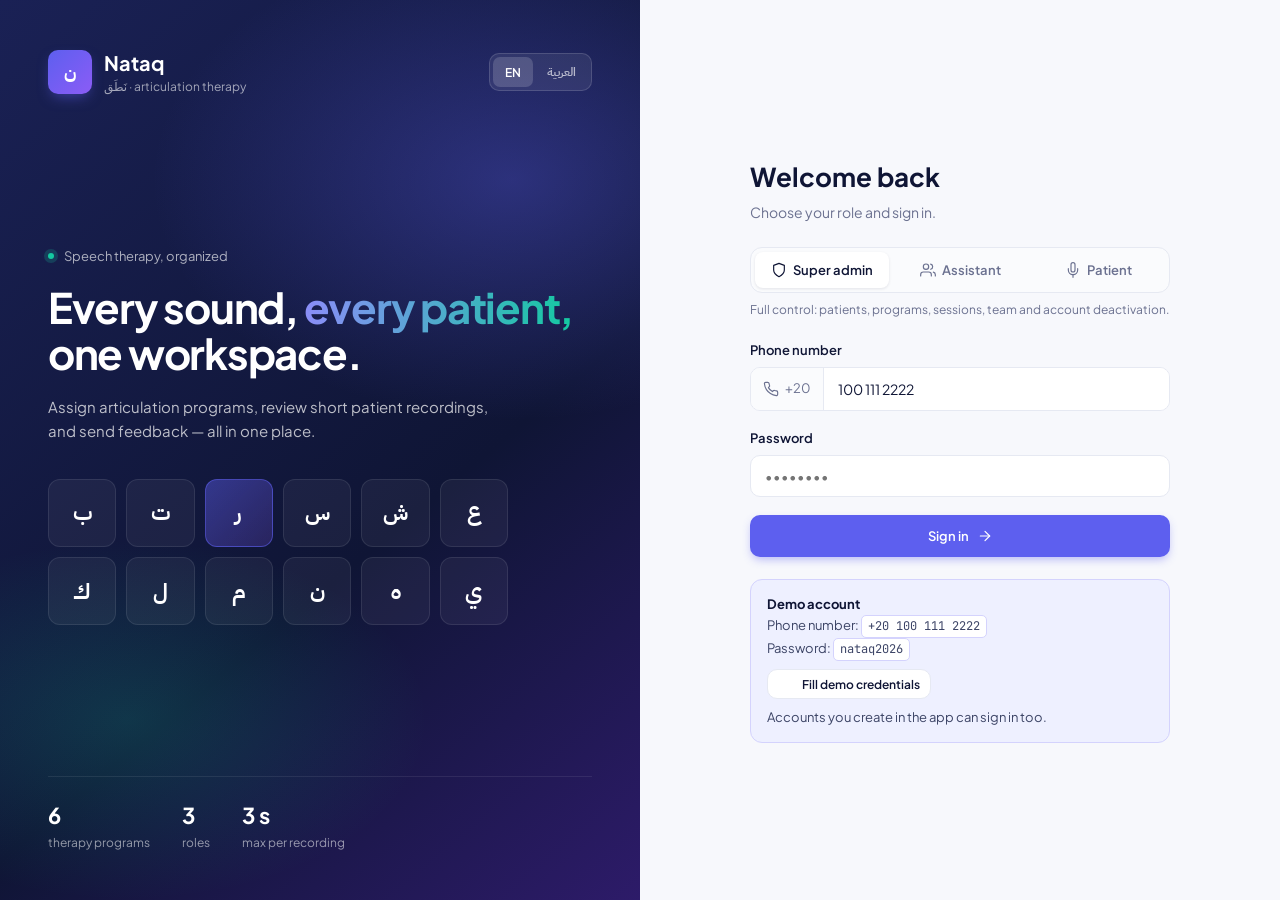
<file: review.html>
<!DOCTYPE html>
<html lang="en">
<head>
  <meta charset="UTF-8">
  <meta name="viewport" content="width=device-width, initial-scale=1.0">
  <title>Review inbox — Nataq</title>
  <link rel="stylesheet" href="styles.css">
</head>
<body>
  <div class="app">
    <aside class="sidebar" id="sidebar"></aside>
    <main class="main">
      <header class="topbar" id="topbar"></header>
      <div class="content" id="content"></div>
    </main>
  </div>

  <script src="i18n.js"></script>
  <script src="app.js"></script>
  <script src="chat.js"></script>
  <script>
  (function () {
    const N = Nataq;
    const st = { sel: N.param('p'), filter: N.param('f') || 'all', q: '', mobileConvo: !!N.param('p') };
    let chat = null;

    function convoList() {
      const q = st.q.trim().toLowerCase();
      return N.db().patients
        .filter(p => p.status !== 'inactive' && N.msgsOf(p.id).length)
        .map(p => ({ p, w: N.waitingOf(p.id), u: N.unseenTexts(p.id), last: N.lastMsg(p.id) }))
        .filter(c => !q || c.p.en.toLowerCase().includes(q) || c.p.ar.includes(st.q.trim()))
        .sort((a, b) => ((b.w.length + b.u.length) > 0) - ((a.w.length + a.u.length) > 0) || (a.w.length ? a.w[0].ts - (b.w[0] ? b.w[0].ts : 0) : b.last.ts - a.last.ts));
    }

    function render() {
      const { t, icon } = N;
      const all = convoList();
      if (!st.sel || !N.getPatient(st.sel)) { const first = all.find(c => c.w.length) || all[0]; st.sel = first ? first.p.id : null; }
      const total = N.totalWaiting();
      document.getElementById('content').innerHTML = `
        <div class="page-head">
          <div><h1 class="page-title">${t('nav.review')}</h1><p class="page-sub">${t('review.sub')}</p></div>
          <div class="page-actions">${total ? N.waitingLabel(total) : `<span class="badge badge-mint"><span class="badge-dot"></span>${t('dash.allClear')}</span>`}</div>
        </div>
        <div class="convo-shell ${st.mobileConvo ? 'show-convo' : ''}" id="shell">
          <div class="convo-left">
            <div style="padding:12px 14px;border-bottom:1px solid var(--rule)">
              <label class="scoped-search" style="max-width:none">${icon('search', 'icon-sm')}
                <input id="q" type="search" value="${N.esc(st.q)}" placeholder="${t('review.searchPh')}" aria-label="${t('review.searchPh')}"></label>
            </div>
            <div class="convo-filters"><div class="chips" id="filters"></div></div>
            <div class="inbox-list" id="list"></div>
          </div>
          <div class="convo-right"><div id="head"></div><div id="chat" class="chat-host"></div></div>
        </div>`;
      const q = document.getElementById('q');
      q.addEventListener('input', () => { st.q = q.value; renderList(); });
      if (chat) chat.destroy();
      chat = N.getPatient(st.sel) ? NataqChat.create(document.getElementById('chat'), {
        pid: st.sel, viewer: 'staff', session: +N.param('s') || null, focus: N.param('m'),
        onChange: () => { N.refreshShell(); renderList(); renderHead(); },
        onUnlock: doUnlock,
        onSession: s => history.replaceState(null, '', '?p=' + st.sel + '&s=' + s)
      }) : null;
      renderList(); renderHead();
      if (chat) chat.render(); else document.getElementById('chat').innerHTML = N.empty('chat', t('review.emptyTitle'), t('review.emptySub'));
    }

    function renderList() {
      const { t, esc, L, avatar } = N;
      const all = convoList();
      const counts = { all: all.length, waiting: all.filter(c => c.w.length).length, reviewed: all.filter(c => !c.w.length).length };
      document.getElementById('filters').innerHTML = ['all', 'waiting', 'reviewed'].map(f =>
        `<button class="chip-btn ${st.filter === f ? 'active' : ''}" data-filter="${f}">${t('review.filter.' + f)} <span class="n">${counts[f]}</span></button>`).join('');
      const rows = all.filter(c => st.filter === 'all' || (st.filter === 'waiting' ? c.w.length : !c.w.length));
      document.getElementById('list').innerHTML = rows.length ? rows.map(({ p, w, u, last }) => `
        <button class="inbox-row ${p.id === st.sel ? 'active' : ''}" data-open="${p.id}">
          ${avatar(p)}
          <div style="min-width:0">
            <div class="inbox-name-row"><div class="inbox-name">${esc(L(p))}</div><div class="inbox-time">${N.shortTime(last.ts)}</div></div>
            <div class="inbox-preview-row"><div class="inbox-preview">${preview(last)}</div>
              ${w.length ? `<span class="inbox-unread waiting" title="${t('status.waiting')}">${w.length}</span>` : ''}${u.length ? `<span class="inbox-unread" title="${t('chat.unreadMsgs')}">${u.length}</span>` : ''}</div>
          </div>
        </button>`).join('') : N.empty('search', t('common.noResults'), t('common.noResultsSub'));
    }

    function preview(m) {
      const { t, icon, esc } = N;
      const pre = m.session ? `<span class="muted">${t('chat.sChip', { n: m.session })} · </span>` : '';
      if (N.isAttempt(m)) return pre + `<span class="inbox-preview-icon">${icon('mic', 'icon-sm')}</span>${t('review.voiceAttempt')} · ${N.fmtDur(m.dur)} · <span class="ar">${esc(m.letter)}</span>`;
      if (m.from === 'system') return pre + N.sysText(m);
      if (m.deleted) return pre + N.msgText(m);
      if (m.from === 'patient') return pre + N.msgText(m);
      return pre + (m.by === N.me().id ? t('review.you') : esc(N.authorName(m.by))) + ': ' + (m.type === 'audio' ? t('review.voiceNote') : N.msgText(m));
    }

    function renderHead() {
      const { t, esc, L, icon, avatar } = N, p = N.getPatient(st.sel), box = document.getElementById('head');
      if (!p) { box.innerHTML = ''; return; }
      const ses = N.sessionsOf(p), canU = N.can('unlockSessions');
      box.innerHTML = `<div class="convo-head">
        <button class="icon-btn sm convo-back" data-back aria-label="${t('common.back')}">${icon('back', 'icon-sm')}</button>
        ${avatar(p)}
        <div class="convo-head-info">
          <div class="convo-head-name">${esc(L(p))}</div>
          <div class="convo-head-sub">${esc(L(N.getProgram(p.programId)))} · ${p.status === 'finished' ? t('status.finished') : t('common.sessionOf', { n: p.current, m: ses.length })} · ${t('common.age', { n: p.age })}</div>
        </div>
        <div class="convo-head-actions">
          <a href="patient-detail.html?id=${p.id}" class="btn btn-ghost btn-sm">${icon('eye', 'icon-sm')}${t('review.profile')}</a>
          ${p.status === 'active' ? `<button class="btn btn-ghost btn-sm" data-remind>${icon('bell', 'icon-sm')}${t('patients.remind')}</button>` : ''}
          ${p.status !== 'finished' && p.status !== 'inactive' ? `<button class="btn ${canU ? (N.isReady(p) ? 'btn-primary' : 'btn-secondary') : 'btn-secondary is-locked'} btn-sm" data-unlock>${icon(canU ? 'unlock' : 'lock', 'icon-sm')}${t(p.current >= ses.length ? 'pd.finishProgram' : 'pd.unlockNext')}</button>` : ''}
        </div>
      </div>`;
    }

    function doUnlock() {
      if (!N.need('unlockSessions')) return;
      const p = N.getPatient(st.sel), res = N.unlockNext(p.id);
      N.toast(N.t(res === 'finished' ? 'toast.programFinished' : 'toast.sessionUnlocked'), N.t('toast.patientNotified', { name: N.esc(N.L(p)) }), 'success');
      N.refreshShell(); renderList(); renderHead(); chat.setPatient(p.id, null);
    }

    function click(e) {
      const open = e.target.closest('[data-open]');
      if (open) {
        st.sel = open.dataset.open; st.mobileConvo = true; N.Player.stop();
        history.replaceState(null, '', '?p=' + st.sel);
        document.getElementById('shell').classList.add('show-convo');
        chat.setPatient(st.sel, null); renderList(); renderHead(); return;
      }
      const f = e.target.closest('[data-filter]'); if (f) { st.filter = f.dataset.filter; renderList(); return; }
      if (e.target.closest('[data-back]')) { st.mobileConvo = false; document.getElementById('shell').classList.remove('show-convo'); return; }
      if (e.target.closest('[data-unlock]')) { doUnlock(); return; }
      if (e.target.closest('[data-remind]')) { if (N.remindToast(st.sel) === 'sent') { renderList(); chat.render(); } }
    }

    N.boot({ shell: 'staff', nav: 'review', title: 'nav.review', roles: ['superadmin', 'assistant'], perm: 'reviewRecordings',
      crumbs: () => [N.t('nav.workspace'), N.t('nav.review')], render, click });
  })();
  </script>
</body>
</html>
</file>
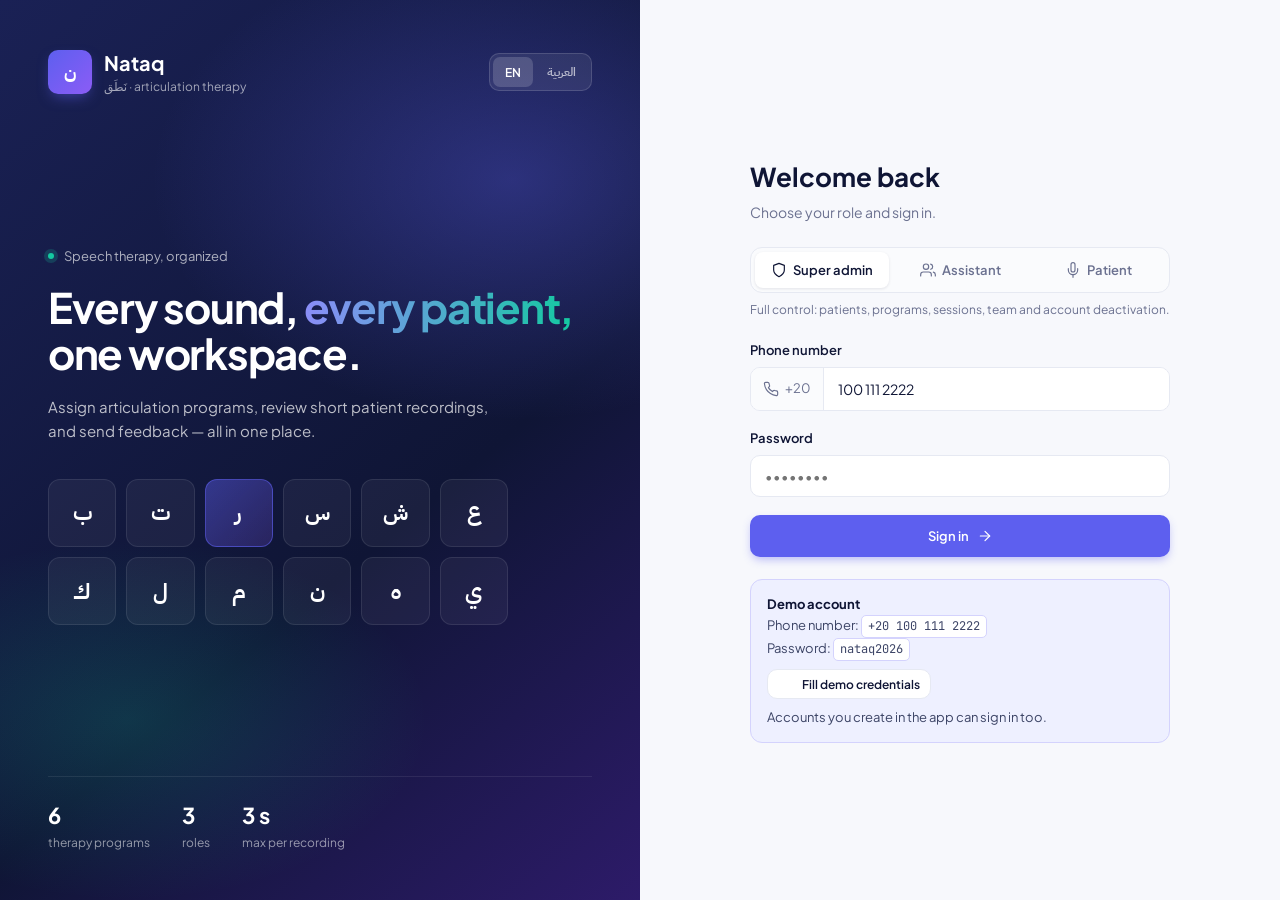
<file: team.html>
<!DOCTYPE html>
<html lang="en">
<head>
  <meta charset="UTF-8">
  <meta name="viewport" content="width=device-width, initial-scale=1.0">
  <title>Team — Nataq</title>
  <link rel="stylesheet" href="styles.css">
  <style>
    .roles-explain { display: grid; grid-template-columns: 1fr 1fr; gap: 16px; margin-bottom: 20px; }
    @media (max-width: 800px) { .roles-explain { grid-template-columns: 1fr; } }
    .role-card { background: var(--surface); border: 1px solid var(--rule); border-radius: 14px; padding: 18px; }
    .role-card h3 { margin: 10px 0 6px; font-size: 15px; }
    .role-card p { margin: 0; font-size: 13px; color: var(--ink-2); line-height: 1.6; }
    .perm-pills { display: flex; gap: 4px; flex-wrap: wrap; }
    .perm-pill { background: var(--surface-2); border: 1px solid var(--rule); padding: 3px 8px; border-radius: 6px; font-size: 11px; font-weight: 600; color: var(--ink-2); }
    .perm-pill.off { background: var(--rose-50); border-color: #FBB8C3; color: var(--rose); text-decoration: line-through; }
  </style>
</head>
<body>
  <div class="app">
    <aside class="sidebar" id="sidebar"></aside>
    <main class="main">
      <header class="topbar" id="topbar"></header>
      <div class="content" id="content"></div>
    </main>
  </div>

  <script src="i18n.js"></script>
  <script src="app.js"></script>
  <script>
  (function () {
    const N = Nataq;
    const PERMS = ['viewPatients', 'editPatients', 'registerPatients', 'reviewRecordings', 'respond', 'unlockSessions', 'managePrograms'];
    const LOCKED = ['deleteUsers', 'manageTeam'];
    const st = { q: '' };

    function render() {
      const { t, icon } = N;
      document.getElementById('content').innerHTML = `
        <div class="page-head">
          <div><h1 class="page-title">${t('nav.team')}</h1><p class="page-sub">${t('team.sub')}</p></div>
          <div class="page-actions"><button class="btn btn-primary" data-act="add">${icon('plus', 'icon-sm')}${t('team.add')}</button></div>
        </div>
        <div class="roles-explain">
          <div class="role-card">${N.roleBadge('superadmin')}<h3>${t('team.saTitle')}</h3><p>${t('team.saBody')}</p></div>
          <div class="role-card">${N.roleBadge('assistant')}<h3>${t('team.asTitle')}</h3><p>${t('team.asBody')}</p></div>
        </div>
        <section class="card">
          <div class="card-head">
            <div><div class="card-title" id="countTitle"></div></div>
            <label class="scoped-search" style="max-width:280px">${icon('search', 'icon-sm')}<input id="q" type="search" value="${N.esc(st.q)}" placeholder="${t('team.searchPh')}" aria-label="${t('team.searchPh')}"></label>
          </div>
          <div class="table-wrap"><table class="table"><thead><tr>
            <th>${t('team.col.member')}</th><th>${t('team.col.role')}</th><th>${t('team.col.perms')}</th><th>${t('team.col.added')}</th><th>${t('col.status')}</th><th></th>
          </tr></thead><tbody id="rows"></tbody></table></div>
        </section>`;
      const q = document.getElementById('q');
      q.addEventListener('input', () => { st.q = q.value; rows(); });
      rows();
    }

    function rows() {
      const { t, esc, L, icon, avatar } = N, D = N.db(), q = st.q.trim().toLowerCase();
      const list = D.team.filter(u => !q || u.en.toLowerCase().includes(q) || u.ar.includes(st.q.trim()) || N.digits(u.phone).includes(N.digits(q) || '#'));
      document.getElementById('countTitle').textContent = t('team.count', { n: D.team.length, a: D.team.filter(u => u.role === 'assistant').length });
      document.getElementById('rows').innerHTML = list.length ? list.map(u => {
        const isMe = u.id === N.me().id, sa = u.role === 'superadmin';
        const replies = Object.values(D.messages).reduce((a, l) => a + l.filter(m => m.from === 'therapist' && m.by === u.id).length, 0);
        return `<tr>
          <td><div class="user-cell">${avatar(u)}<div class="user-cell-info"><div class="user-cell-name">${esc(L(u))}${isMe ? ` <span class="muted">(${t('team.you')})</span>` : ''}</div><div class="user-cell-meta"><span dir="ltr">${esc(u.phone)}</span> · ${t('team.repliesN', { n: replies })}</div></div></div></td>
          <td>${N.roleBadge(u.role)}</td>
          <td><div class="perm-pills">${sa ? `<span class="perm-pill">${t('team.allPerms')}</span>` :
            PERMS.filter(k => u.perms[k]).map(k => `<span class="perm-pill">${t('perm.' + k)}</span>`).join('') + LOCKED.map(k => `<span class="perm-pill off">${t('perm.' + k)}</span>`).join('')}</div></td>
          <td class="text-sm muted">${N.fmtDate(u.added)}</td>
          <td>${u.active ? `<span class="badge badge-mint"><span class="badge-dot"></span>${t('status.active')}</span>` : `<span class="badge badge-rose"><span class="badge-dot"></span>${t('status.inactive')}</span>`}</td>
          <td>${sa ? '' : `<div class="dd row-menu"><button class="btn btn-ghost btn-sm" data-dd aria-label="${t('common.actions')}">${icon('dots', 'icon-sm')}</button><div class="dd-panel">
            <button class="dd-item" data-act="edit" data-id="${u.id}">${icon('edit', 'icon-sm')}${t('team.editPerms')}</button>
            <button class="dd-item" data-act="toggle" data-id="${u.id}">${icon(u.active ? 'userx' : 'usercheck', 'icon-sm')}${t(u.active ? 'patients.deactivate' : 'patients.activate')}</button>
            <div class="dd-sep"></div>
            <button class="dd-item danger" data-act="remove" data-id="${u.id}">${icon('trash', 'icon-sm')}${t('team.remove')}</button>
          </div></div>`}</td>
        </tr>`; }).join('') : `<tr><td colspan="6">${N.empty('search', t('common.noResults'), '')}</td></tr>`;
    }

    function formModal(u) {
      const { t, esc, L } = N, isNew = !u;
      const perms = u ? u.perms : { viewPatients: true, reviewRecordings: true, respond: true };
      N.modal({ side: true, title: t(isNew ? 'team.add' : 'team.editPerms'), sub: t('team.formSub'), body: `
        <div class="form-grid">
          <div class="field"><label>${t('field.nameEn')}</label><input class="input" id="aEn" dir="ltr" value="${u ? esc(u.en) : ''}" placeholder="Mariam Ashraf"></div>
          <div class="field"><label>${t('field.nameAr')}</label><input class="input" id="aAr" dir="rtl" value="${u ? esc(u.ar) : ''}" placeholder="مريم أشرف"></div>
        </div>
        <div class="field"><label>${t('field.phone')}</label><div class="input-group"><div class="input-prefix">+20</div><input class="input" id="aPh" type="tel" dir="ltr" value="${u ? esc(u.phone.replace(/^\+20\s*/, '')) : ''}" placeholder="10 2345 6789"></div>
          <div class="hint">${t('team.loginHint', { pw: N.STAFF_PASSWORD })}</div></div>
        <div class="field"><label>${t('team.col.perms')}</label><div class="perm-list">
          ${PERMS.map(k => `<label class="perm-item"><input type="checkbox" data-perm="${k}" ${perms[k] ? 'checked' : ''}><div class="perm-item-text"><div class="perm-item-name">${t('perm.' + k)}</div><div class="perm-item-note">${t('perm.' + k + '.d')}</div></div></label>`).join('')}
          ${LOCKED.map(k => `<div class="perm-item danger"><input type="checkbox" disabled><div class="perm-item-text"><div class="perm-item-name">${t('perm.' + k)}</div><div class="perm-item-note">${t('perm.adminOnly')}</div></div></div>`).join('')}
        </div></div>`,
        actions: [{ label: t('common.cancel') }, { label: t(isNew ? 'team.create' : 'common.save'), kind: 'primary', onClick: el => {
          const en = el.querySelector('#aEn').value.trim(), ar = el.querySelector('#aAr').value.trim(), ph = N.digits(el.querySelector('#aPh').value).replace(/^0/, '');
          if (!en && !ar) { N.fieldError(el, '#aEn', t('val.name')); return false; }
          if (ph.length !== 10) { N.fieldError(el, '#aPh', t('val.phone')); return false; }
          const clash = N.db().team.find(x => N.digits(x.phone).endsWith(ph) && (!u || x.id !== u.id));
          if (clash) { N.fieldError(el, '#aPh', t('val.phoneTaken')); return false; }
          const p = {}; PERMS.forEach(k => { p[k] = el.querySelector(`[data-perm="${k}"]`).checked; });
          if (!Object.values(p).some(Boolean)) { N.toast(t('val.onePerm'), '', 'error'); return false; }
          const phone = '+20 ' + ph.slice(0, 3) + ' ' + ph.slice(3, 6) + ' ' + ph.slice(6);
          if (isNew) N.db().team.push({ id: N.uid('u'), en: en || ar, ar: ar || en, phone, role: 'assistant', active: true, color: 1 + Math.floor(Math.random() * 8), added: Date.now(), perms: p });
          else Object.assign(u, { en: en || ar, ar: ar || en, phone, perms: p });
          N.save();
          N.toast(t(isNew ? 'toast.assistantCreated' : 'toast.saved'), isNew ? t('toast.assistantCreatedBody', { phone, pw: N.STAFF_PASSWORD }) : '', 'success');
          rows();
        } }] });
    }

    function click(e) {
      const { t } = N;
      const b = e.target.closest('[data-act]'); if (!b) return;
      document.querySelectorAll('.dd.open').forEach(x => x.classList.remove('open'));
      if (b.dataset.act === 'add') { formModal(null); return; }
      const u = N.getMember(b.dataset.id); if (!u || u.role === 'superadmin') return;
      const name = N.esc(N.L(u));
      if (b.dataset.act === 'edit') formModal(u);
      if (b.dataset.act === 'toggle') { u.active = !u.active; N.save(); N.toast(t(u.active ? 'toast.activated' : 'toast.deactivated'), name + (u.active ? '' : ' · ' + t('team.cantLogin')), 'success'); rows(); }
      if (b.dataset.act === 'remove') N.confirmBox({ title: t('team.removeTitle', { name }), body: t('team.removeBody'), yes: t('team.remove'), danger: true,
        onYes: () => { const D = N.db(); D.team = D.team.filter(x => x.id !== u.id); N.save(); N.toast(t('toast.deleted'), name, 'success'); rows(); } });
    }

    N.boot({ shell: 'staff', nav: 'team', title: 'nav.team', roles: ['superadmin', 'assistant'], perm: 'manageTeam',
      crumbs: () => [N.t('nav.workspace'), N.t('nav.team')], render, click });
  })();
  </script>
</body>
</html>
</file>
<file: styles.css>
/* Nataq — design system with full RTL support */

@import url('https://fonts.googleapis.com/css2?family=Plus+Jakarta+Sans:wght@400;500;600;700;800&family=IBM+Plex+Sans+Arabic:wght@400;500;600;700&family=JetBrains+Mono:wght@400;500&display=swap');

:root {
  --navy: #0F1535;
  --navy-700: #1A2155;
  --indigo: #5D5FEF;
  --indigo-600: #4F46E5;
  --indigo-50: #EEF0FF;
  --mint: #14C9A1;
  --mint-50: #E3FBF4;
  --amber: #F59E0B;
  --amber-50: #FEF5E6;
  --rose: #F43F5E;
  --rose-50: #FFE8ED;
  --sky: #38BDF8;
  --sky-50: #E8F7FE;
  --paper: #F7F8FC;
  --surface: #FFFFFF;
  --surface-2: #FAFBFD;
  --rule: #E6E9F2;
  --rule-strong: #D4D8E6;
  --ink: #0F1535;
  --ink-2: #3C4466;
  --ink-3: #6B7190;
  --ink-4: #9CA2BB;
}

*, *::before, *::after { box-sizing: border-box; }
html, body { margin: 0; padding: 0; }
body {
  font-family: 'Plus Jakarta Sans', system-ui, sans-serif;
  background: var(--paper);
  color: var(--ink);
  font-size: 14px;
  line-height: 1.5;
  -webkit-font-smoothing: antialiased;
}
html[dir="rtl"] body { font-family: 'IBM Plex Sans Arabic', sans-serif; }
.ar { font-family: 'IBM Plex Sans Arabic', sans-serif; }

a { color: inherit; text-decoration: none; }
button { font-family: inherit; cursor: pointer; }

/* ===== App Shell ===== */
.app { display: grid; grid-template-columns: 264px 1fr; min-height: 100vh; }
html[dir="rtl"] .app { grid-template-columns: 1fr 264px; }
html[dir="rtl"] .sidebar { order: 2; border-left: 0; border-right: 1px solid var(--rule); }
html[dir="rtl"] .main { order: 1; }
@media (max-width: 960px) { .app, html[dir="rtl"] .app { grid-template-columns: 1fr; } .sidebar { display: none; } }

.sidebar {
  background: var(--surface);
  border-right: 1px solid var(--rule);
  padding: 20px 14px;
  position: sticky; top: 0;
  height: 100vh; overflow-y: auto;
}
.brand {
  display: flex; align-items: center; gap: 10px;
  padding: 8px 10px 20px;
  margin-bottom: 10px;
  border-bottom: 1px solid var(--rule);
}
.brand-mark {
  width: 36px; height: 36px;
  border-radius: 10px;
  background: linear-gradient(135deg, var(--indigo) 0%, #8B5CF6 100%);
  display: grid; place-items: center;
  color: #fff; font-weight: 700; font-size: 16px;
  font-family: 'IBM Plex Sans Arabic', sans-serif;
  box-shadow: 0 6px 14px -4px rgba(93, 95, 239, 0.55);
  flex-shrink: 0;
}
.brand-name { font-weight: 700; font-size: 17px; letter-spacing: -0.02em; color: var(--ink); }
.brand-tag { font-size: 11px; color: var(--ink-3); margin-top: 1px; }

.nav-group { margin: 18px 0 6px; }
.nav-group-label {
  font-size: 11px; font-weight: 600; color: var(--ink-4);
  padding: 0 12px 8px; letter-spacing: 0.06em; text-transform: uppercase;
}
html[dir="rtl"] .nav-group-label { text-transform: none; letter-spacing: 0; }

.nav-item {
  display: flex; align-items: center; gap: 12px;
  padding: 10px 12px; border-radius: 10px;
  color: var(--ink-2); font-weight: 500; font-size: 14px;
  margin-bottom: 2px; position: relative;
  transition: background 0.15s;
}
.nav-item:hover { background: var(--surface-2); color: var(--ink); }
.nav-item.active { background: var(--indigo-50); color: var(--indigo-600); font-weight: 600; }
.nav-item.active::before {
  content: ''; position: absolute;
  left: -14px; top: 10px; bottom: 10px;
  width: 3px; background: var(--indigo); border-radius: 0 3px 3px 0;
}
html[dir="rtl"] .nav-item.active::before { left: auto; right: -14px; border-radius: 3px 0 0 3px; }
.nav-item .icon { width: 20px; height: 20px; flex-shrink: 0; }
.nav-item .count {
  margin-left: auto; background: var(--rose); color: #fff;
  font-size: 11px; font-weight: 600; padding: 2px 7px;
  border-radius: 999px; min-width: 20px; text-align: center;
}
html[dir="rtl"] .nav-item .count { margin-left: 0; margin-right: auto; }
.nav-item.active .count { background: var(--indigo); }

.sidebar-footer {
  margin-top: 24px; padding: 14px;
  background: var(--surface-2); border-radius: 12px;
  border: 1px solid var(--rule);
}
.sidebar-user { display: flex; align-items: center; gap: 10px; }
.sidebar-user .avatar { width: 36px; height: 36px; border-radius: 10px; }
.sidebar-user-info { line-height: 1.3; min-width: 0; flex: 1; }
.sidebar-user-name { font-weight: 600; font-size: 13px; color: var(--ink); white-space: nowrap; overflow: hidden; text-overflow: ellipsis; }
.sidebar-user-role { font-size: 11px; color: var(--ink-3); }

/* ===== Main ===== */
.main { display: flex; flex-direction: column; min-width: 0; }

.topbar {
  background: var(--surface);
  border-bottom: 1px solid var(--rule);
  padding: 14px 32px;
  display: flex; align-items: center; gap: 16px;
  position: sticky; top: 0; z-index: 20;
}
.topbar-crumbs { color: var(--ink-3); font-size: 13px; display: flex; align-items: center; gap: 8px; }
.topbar-crumbs .sep { color: var(--ink-4); }
.topbar-crumbs .current { color: var(--ink); font-weight: 600; }

/* Language switch replaces global search */
.lang-switch {
  display: flex; background: var(--surface-2);
  border: 1px solid var(--rule); border-radius: 10px;
  padding: 3px; margin-left: auto; gap: 2px;
}
html[dir="rtl"] .lang-switch { margin-left: 0; margin-right: auto; }
.lang-btn {
  padding: 6px 12px; border: 0; background: transparent;
  color: var(--ink-3); font-size: 12px; font-weight: 600;
  border-radius: 7px;
}
.lang-btn.active { background: var(--surface); color: var(--indigo-600); box-shadow: 0 1px 2px rgba(15, 21, 53, 0.06); }
.lang-btn.ar { font-family: 'IBM Plex Sans Arabic', sans-serif; }

.icon-btn {
  width: 38px; height: 38px; border-radius: 10px;
  display: grid; place-items: center;
  background: var(--surface-2); border: 1px solid var(--rule);
  color: var(--ink-2); position: relative;
}
.icon-btn:hover { background: var(--surface); border-color: var(--rule-strong); }
.icon-btn .dot {
  position: absolute; top: 8px; right: 9px;
  width: 8px; height: 8px; background: var(--rose);
  border-radius: 50%; border: 2px solid var(--surface-2);
}
.topbar-avatar {
  width: 38px; height: 38px; border-radius: 10px;
  background: linear-gradient(135deg, var(--indigo), #8B5CF6);
  color: #fff; font-weight: 600; font-size: 13px;
  display: grid; place-items: center;
}

.content { padding: 28px 32px 48px; max-width: 1440px; width: 100%; }
.page-head {
  display: flex; align-items: flex-end; justify-content: space-between;
  gap: 24px; margin-bottom: 24px; flex-wrap: wrap;
}
.page-title { font-size: 26px; font-weight: 700; letter-spacing: -0.02em; margin: 0 0 4px; }
.page-sub { font-size: 14px; color: var(--ink-3); margin: 0; }
.page-actions { display: flex; gap: 10px; align-items: center; flex-wrap: wrap; }

/* ===== Buttons ===== */
.btn {
  display: inline-flex; align-items: center; gap: 8px;
  padding: 9px 16px; border-radius: 10px;
  font-size: 13px; font-weight: 600;
  border: 1px solid transparent; transition: all 0.15s;
  white-space: nowrap; font-family: inherit;
}
.btn-primary { background: var(--indigo); color: #fff; box-shadow: 0 4px 10px -2px rgba(93, 95, 239, 0.45); }
.btn-primary:hover { background: var(--indigo-600); }
.btn-secondary { background: var(--surface); border-color: var(--rule); color: var(--ink); }
.btn-secondary:hover { border-color: var(--rule-strong); background: var(--surface-2); }
.btn-ghost { background: transparent; color: var(--ink-2); }
.btn-ghost:hover { background: var(--surface-2); color: var(--ink); }
.btn-mint { background: var(--mint); color: #fff; }
.btn-danger { background: var(--rose); color: #fff; }
.btn .icon { width: 16px; height: 16px; }

/* ===== Cards ===== */
.card {
  background: var(--surface); border: 1px solid var(--rule);
  border-radius: 14px;
}
.card-head {
  padding: 18px 20px; border-bottom: 1px solid var(--rule);
  display: flex; align-items: center; justify-content: space-between;
  gap: 12px; flex-wrap: wrap;
}
.card-title { font-size: 15px; font-weight: 700; letter-spacing: -0.01em; }
.card-body { padding: 20px; }

/* Scoped search */
.scoped-search {
  display: flex; align-items: center; gap: 10px;
  background: var(--surface-2); border: 1px solid var(--rule);
  border-radius: 10px; padding: 8px 12px;
  color: var(--ink-3); font-size: 13px;
  min-width: 240px; flex: 1; max-width: 420px;
}
.scoped-search:focus-within { border-color: var(--indigo); background: var(--surface); }
.scoped-search input {
  border: 0; background: transparent; outline: none;
  font-family: inherit; font-size: 13px; flex: 1; color: var(--ink); min-width: 0;
}
.scoped-search input::placeholder { color: var(--ink-4); }

/* ===== Stat cards ===== */
.stat-grid { display: grid; grid-template-columns: repeat(4, 1fr); gap: 16px; margin-bottom: 24px; }
@media (max-width: 1100px) { .stat-grid { grid-template-columns: repeat(2, 1fr); } }
.stat { background: var(--surface); border: 1px solid var(--rule); border-radius: 14px; padding: 18px 20px; }
.stat-icon { width: 36px; height: 36px; border-radius: 10px; display: grid; place-items: center; margin-bottom: 14px; }
.stat-icon.indigo { background: var(--indigo-50); color: var(--indigo-600); }
.stat-icon.mint { background: var(--mint-50); color: var(--mint); }
.stat-icon.amber { background: var(--amber-50); color: #B45309; }
.stat-icon.rose { background: var(--rose-50); color: var(--rose); }
.stat-icon.sky { background: var(--sky-50); color: #0369A1; }
.stat-label { font-size: 12px; color: var(--ink-3); font-weight: 500; margin-bottom: 6px; }
.stat-value { font-size: 28px; font-weight: 700; letter-spacing: -0.02em; line-height: 1.1; }
.stat-delta {
  display: inline-flex; align-items: center; gap: 3px;
  font-size: 12px; font-weight: 600; margin-top: 10px;
  padding: 2px 8px; border-radius: 999px;
}
.stat-delta.up { background: var(--mint-50); color: #047857; }
.stat-delta.down { background: var(--rose-50); color: var(--rose); }
.stat-delta.flat { background: var(--surface-2); color: var(--ink-3); }

/* Badges */
.badge {
  display: inline-flex; align-items: center; gap: 5px;
  font-size: 11px; font-weight: 600;
  padding: 3px 9px; border-radius: 999px; white-space: nowrap;
}
.badge-dot { width: 6px; height: 6px; border-radius: 50%; flex-shrink: 0; }
.badge-indigo { background: var(--indigo-50); color: var(--indigo-600); }
.badge-indigo .badge-dot { background: var(--indigo); }
.badge-mint { background: var(--mint-50); color: #047857; }
.badge-mint .badge-dot { background: var(--mint); }
.badge-amber { background: var(--amber-50); color: #B45309; }
.badge-amber .badge-dot { background: var(--amber); }
.badge-rose { background: var(--rose-50); color: var(--rose); }
.badge-rose .badge-dot { background: var(--rose); }
.badge-neutral { background: var(--surface-2); color: var(--ink-3); border: 1px solid var(--rule); }
.badge-neutral .badge-dot { background: var(--ink-4); }

/* Role badges */
.role-badge {
  display: inline-flex; align-items: center; gap: 5px;
  font-size: 10px; font-weight: 700; padding: 3px 8px;
  border-radius: 6px; letter-spacing: 0.04em; text-transform: uppercase;
}
html[dir="rtl"] .role-badge { text-transform: none; letter-spacing: 0; }
.role-badge.admin { background: #2D1B69; color: #fff; }
.role-badge.therapist { background: var(--indigo-50); color: var(--indigo-600); }
.role-badge.assistant { background: var(--amber-50); color: #B45309; }

/* "Waiting for review" ribbon label */
.waiting-label {
  display: inline-flex; align-items: center; gap: 5px;
  background: linear-gradient(135deg, #F59E0B, #F97316);
  color: #fff; padding: 3px 9px;
  border-radius: 4px; font-size: 10px;
  font-weight: 700; letter-spacing: 0.04em;
  box-shadow: 0 2px 6px -1px rgba(249, 115, 22, 0.4);
}
.waiting-label .dot {
  width: 5px; height: 5px; border-radius: 50%;
  background: #fff; animation: wpulse 1.5s ease-in-out infinite;
}
@keyframes wpulse { 50% { opacity: 0.3; } }

/* ===== Tables ===== */
.table-wrap { overflow-x: auto; }
.table { width: 100%; border-collapse: separate; border-spacing: 0; font-size: 13px; }
.table th {
  text-align: left; padding: 12px 20px;
  background: var(--surface-2); color: var(--ink-3);
  font-weight: 600; font-size: 12px;
  border-bottom: 1px solid var(--rule);
}
html[dir="rtl"] .table th { text-align: right; }
.table td { padding: 14px 20px; border-bottom: 1px solid var(--rule); vertical-align: middle; }
.table tbody tr:last-child td { border-bottom: 0; }
.table tbody tr:hover td { background: var(--surface-2); }

/* Avatars (initials only — no photos) */
.avatar {
  width: 40px; height: 40px; border-radius: 50%;
  display: inline-grid; place-items: center;
  font-size: 13px; font-weight: 600; flex-shrink: 0;
  font-family: 'Plus Jakarta Sans', sans-serif;
}
.avatar.avatar-sm { width: 28px; height: 28px; font-size: 11px; }
.avatar.avatar-lg { width: 56px; height: 56px; font-size: 18px; }
.avatar.avatar-xl { width: 72px; height: 72px; font-size: 22px; }
.avatar.color-1 { background: #FEE2E2; color: #B91C1C; }
.avatar.color-2 { background: #FEF3C7; color: #92400E; }
.avatar.color-3 { background: #DBEAFE; color: #1E40AF; }
.avatar.color-4 { background: #D1FAE5; color: #065F46; }
.avatar.color-5 { background: #EDE9FE; color: #5B21B6; }
.avatar.color-6 { background: #FCE7F3; color: #9D174D; }
.avatar.color-7 { background: #CFFAFE; color: #155E75; }
.avatar.color-8 { background: #FFEDD5; color: #9A3412; }

.user-cell { display: flex; align-items: center; gap: 10px; }
.user-cell-info { line-height: 1.3; min-width: 0; }
.user-cell-name { font-weight: 600; color: var(--ink); font-size: 13px; }
.user-cell-meta { font-size: 12px; color: var(--ink-3); }

/* ===== Progress ===== */
.progress { height: 6px; background: var(--rule); border-radius: 999px; overflow: hidden; width: 100%; }
.progress-bar { height: 100%; background: var(--indigo); border-radius: 999px; }
.progress-bar.mint { background: var(--mint); }
.progress-bar.amber { background: var(--amber); }
.progress-bar.rose { background: var(--rose); }

.ring { width: 56px; height: 56px; position: relative; }
.ring svg { transform: rotate(-90deg); }
.ring circle { fill: none; stroke-width: 6; }
.ring .track { stroke: var(--rule); }
.ring .fill { stroke: var(--indigo); stroke-linecap: round; }
.ring-label {
  position: absolute; inset: 0;
  display: grid; place-items: center;
  font-size: 12px; font-weight: 700;
  font-family: 'Plus Jakarta Sans', sans-serif;
}

.mini-wave { display: inline-flex; align-items: center; gap: 1.5px; height: 18px; }
.mini-wave .bar { width: 2px; background: var(--indigo); border-radius: 1px; opacity: 0.75; }

/* ===== Tabs ===== */
.tabs { display: flex; gap: 2px; border-bottom: 1px solid var(--rule); margin-bottom: 24px; overflow-x: auto; }
.tab {
  padding: 10px 16px; font-size: 13px; font-weight: 500;
  color: var(--ink-3); border-bottom: 2px solid transparent;
  margin-bottom: -1px;
  display: flex; align-items: center; gap: 8px;
  background: none; border-left: 0; border-right: 0; border-top: 0;
  white-space: nowrap; font-family: inherit;
}
.tab:hover { color: var(--ink); }
.tab.active { color: var(--indigo-600); border-bottom-color: var(--indigo); font-weight: 600; }
.tab .tab-count {
  background: var(--surface-2); padding: 1px 7px;
  border-radius: 999px; font-size: 11px;
}
.tab.active .tab-count { background: var(--indigo-50); color: var(--indigo-600); }

/* ===== Icons ===== */
.icon { width: 20px; height: 20px; stroke-width: 1.75; stroke: currentColor; fill: none; stroke-linecap: round; stroke-linejoin: round; flex-shrink: 0; }
.icon-sm { width: 16px; height: 16px; }
html[dir="rtl"] .icon-mirror { transform: scaleX(-1); }

/* ===== Form elements ===== */
.field { margin-bottom: 18px; }
.field label { display: block; font-size: 13px; font-weight: 600; margin-bottom: 7px; }
.field .hint { font-size: 12px; color: var(--ink-3); margin-top: 6px; }
.input, .select, .textarea {
  width: 100%; padding: 11px 14px;
  border: 1px solid var(--rule); border-radius: 10px;
  font-family: inherit; font-size: 14px; color: var(--ink);
  background: var(--surface);
}
.input:focus, .select:focus, .textarea:focus {
  outline: none; border-color: var(--indigo);
  box-shadow: 0 0 0 3px rgba(93, 95, 239, 0.12);
}
.input-group { display: flex; border: 1px solid var(--rule); border-radius: 10px; overflow: hidden; background: var(--surface); }
.input-group:focus-within { border-color: var(--indigo); box-shadow: 0 0 0 3px rgba(93, 95, 239, 0.12); }
.input-group .input { border: 0; border-radius: 0; }
.input-group .input:focus { box-shadow: none; }
.input-group .input-prefix {
  padding: 11px 12px; background: var(--surface-2);
  color: var(--ink-3); border-right: 1px solid var(--rule);
  font-size: 13px; display: flex; align-items: center; gap: 6px; white-space: nowrap;
}
html[dir="rtl"] .input-group .input-prefix { border-right: 0; border-left: 1px solid var(--rule); }

/* ===== Login ===== */
.auth-shell { display: grid; grid-template-columns: 1fr 1fr; min-height: 100vh; }
@media (max-width: 900px) { .auth-shell { grid-template-columns: 1fr; } }
.auth-hero {
  background: linear-gradient(140deg, #1A2155 0%, #0F1535 60%, #2D1B69 100%);
  color: #fff; padding: 48px;
  display: flex; flex-direction: column; justify-content: space-between;
  position: relative; overflow: hidden;
}
.auth-hero::after {
  content: ''; position: absolute; inset: 0;
  background:
    radial-gradient(ellipse 600px 400px at 80% 20%, rgba(93, 95, 239, 0.35), transparent 60%),
    radial-gradient(ellipse 500px 300px at 20% 80%, rgba(20, 201, 161, 0.18), transparent 60%);
  pointer-events: none;
}
.auth-hero > * { position: relative; z-index: 1; }
.auth-form-side { display: flex; align-items: center; justify-content: center; padding: 48px; }
.auth-form { width: 100%; max-width: 420px; }

/* ===== Toast ===== */
.toast-container {
  position: fixed; top: 24px; right: 24px;
  z-index: 200;
  display: flex; flex-direction: column; gap: 10px;
  max-width: 360px;
}
html[dir="rtl"] .toast-container { right: auto; left: 24px; }
.toast {
  background: var(--surface); border: 1px solid var(--rule);
  border-radius: 12px;
  box-shadow: 0 20px 40px -14px rgba(15, 21, 53, 0.2);
  padding: 14px 16px;
  display: flex; align-items: flex-start; gap: 12px;
  min-width: 300px;
  transform: translateX(400px); opacity: 0;
  transition: transform 0.22s cubic-bezier(0.2, 0.9, 0.2, 1), opacity 0.22s;
}
html[dir="rtl"] .toast { transform: translateX(-400px); }
.toast.show { transform: translateX(0); opacity: 1; }
.toast-icon {
  width: 32px; height: 32px; border-radius: 10px;
  display: grid; place-items: center; flex-shrink: 0;
}
.toast-success .toast-icon { background: var(--mint-50); color: #047857; }
.toast-error .toast-icon { background: var(--rose-50); color: var(--rose); }
.toast-info .toast-icon { background: var(--indigo-50); color: var(--indigo-600); }
.toast-body { flex: 1; min-width: 0; }
.toast-title { font-size: 13px; font-weight: 700; }
.toast-sub { font-size: 12px; color: var(--ink-3); margin-top: 2px; }
.toast-close { background: none; border: 0; color: var(--ink-4); font-size: 18px; line-height: 1; padding: 0 4px; }
.toast-close:hover { color: var(--ink); }

/* ===== Modal ===== */
.modal-backdrop {
  position: fixed; inset: 0;
  background: rgba(15, 21, 53, 0.4);
  z-index: 100; opacity: 0;
  pointer-events: none;
  transition: opacity 0.2s;
}
.modal-backdrop.open { opacity: 1; pointer-events: auto; }
.modal {
  position: fixed;
  top: 50%; left: 50%;
  transform: translate(-50%, -45%) scale(0.95);
  background: var(--surface);
  border-radius: 16px;
  box-shadow: 0 40px 80px -20px rgba(15, 21, 53, 0.35);
  z-index: 110;
  min-width: 400px; max-width: 520px;
  width: calc(100% - 48px);
  max-height: calc(100vh - 48px);
  overflow-y: auto;
  opacity: 0; pointer-events: none;
  transition: all 0.2s cubic-bezier(0.2, 0.9, 0.2, 1);
}
.modal.open { opacity: 1; pointer-events: auto; transform: translate(-50%, -50%) scale(1); }
.modal-head {
  padding: 20px 24px; border-bottom: 1px solid var(--rule);
  display: flex; align-items: flex-start; justify-content: space-between; gap: 16px;
}
.modal-title { font-size: 17px; font-weight: 700; letter-spacing: -0.01em; }
.modal-sub { font-size: 13px; color: var(--ink-3); margin-top: 4px; }
.modal-body { padding: 20px 24px; }
.modal-foot {
  padding: 14px 24px; border-top: 1px solid var(--rule);
  background: var(--surface-2);
  display: flex; gap: 10px; justify-content: flex-end;
}
.close-btn {
  width: 32px; height: 32px; border-radius: 8px;
  display: grid; place-items: center;
  background: var(--surface-2); border: 1px solid var(--rule);
  color: var(--ink-3); flex-shrink: 0;
}
.close-btn:hover { color: var(--ink); }

/* Slide-over */
.slideover {
  position: fixed; top: 0; right: -500px;
  width: 460px; max-width: 100vw; height: 100vh;
  background: var(--surface);
  border-left: 1px solid var(--rule);
  box-shadow: -24px 0 48px -16px rgba(15, 21, 53, 0.14);
  z-index: 110; overflow-y: auto;
  transition: right 0.25s cubic-bezier(0.2, 0.9, 0.2, 1);
}
html[dir="rtl"] .slideover {
  right: auto; left: -500px;
  border-left: 0; border-right: 1px solid var(--rule);
  box-shadow: 24px 0 48px -16px rgba(15, 21, 53, 0.14);
  transition: left 0.25s cubic-bezier(0.2, 0.9, 0.2, 1);
}
.slideover.open { right: 0; }
html[dir="rtl"] .slideover.open { left: 0; right: auto; }
.slideover-head {
  padding: 20px 24px; border-bottom: 1px solid var(--rule);
  display: flex; justify-content: space-between; align-items: flex-start; gap: 16px;
  position: sticky; top: 0; background: var(--surface); z-index: 1;
}
.slideover-body { padding: 20px 24px; }
.slideover-foot {
  padding: 14px 24px; border-top: 1px solid var(--rule);
  background: var(--surface-2);
  display: flex; gap: 10px;
  position: sticky; bottom: 0;
}

/* ===== WhatsApp-style inbox list ===== */
.inbox-list { display: flex; flex-direction: column; }
.inbox-row {
  display: grid;
  grid-template-columns: 48px 1fr auto;
  gap: 12px;
  padding: 14px 20px;
  border-bottom: 1px solid var(--rule);
  cursor: pointer;
  transition: background 0.12s;
  align-items: center;
}
.inbox-row:last-child { border-bottom: 0; }
.inbox-row:hover { background: var(--surface-2); }
.inbox-row.active { background: var(--indigo-50); }
.inbox-name-row { display: flex; align-items: baseline; justify-content: space-between; gap: 8px; }
.inbox-name { font-weight: 700; font-size: 14px; white-space: nowrap; overflow: hidden; text-overflow: ellipsis; }
.inbox-time { font-size: 11px; color: var(--ink-3); flex-shrink: 0; font-family: 'JetBrains Mono', monospace; }
.inbox-preview-row { display: flex; align-items: center; justify-content: space-between; gap: 8px; margin-top: 2px; }
.inbox-preview {
  font-size: 13px; color: var(--ink-3);
  white-space: nowrap; overflow: hidden; text-overflow: ellipsis;
  display: flex; align-items: center; gap: 6px;
  flex: 1; min-width: 0;
}
.inbox-preview-icon { color: var(--indigo); display: inline-flex; flex-shrink: 0; }
.inbox-unread {
  background: var(--mint); color: #fff;
  font-size: 11px; font-weight: 700;
  padding: 1px 7px; min-width: 20px; text-align: center;
  border-radius: 999px; flex-shrink: 0;
}
.inbox-unread.waiting { background: var(--amber); }

/* Conversation (right panel of review) */
.convo-shell {
  display: grid; grid-template-columns: 360px 1fr;
  min-height: 680px;
  background: var(--surface); border: 1px solid var(--rule);
  border-radius: 14px; overflow: hidden;
}
@media (max-width: 1100px) { .convo-shell { grid-template-columns: 1fr; } }

.convo-left {
  border-right: 1px solid var(--rule);
  display: flex; flex-direction: column;
  min-width: 0;
}
html[dir="rtl"] .convo-left { border-right: 0; border-left: 1px solid var(--rule); }

.convo-right {
  display: flex; flex-direction: column;
  background: var(--paper); min-width: 0;
  background-image:
    radial-gradient(circle at 20% 30%, rgba(93, 95, 239, 0.03) 0%, transparent 40%),
    radial-gradient(circle at 80% 70%, rgba(20, 201, 161, 0.03) 0%, transparent 40%);
}

.convo-head {
  padding: 14px 20px;
  background: var(--surface);
  border-bottom: 1px solid var(--rule);
  display: flex; align-items: center; gap: 12px;
}
.convo-head-info { flex: 1; min-width: 0; }
.convo-head-name { font-weight: 700; font-size: 15px; }
.convo-head-sub { font-size: 12px; color: var(--ink-3); margin-top: 1px; }
.convo-head-actions { display: flex; gap: 6px; flex-wrap: wrap; }

.convo-messages {
  flex: 1; overflow-y: auto;
  padding: 20px;
  display: flex; flex-direction: column; gap: 10px;
  max-height: 520px;
}
.convo-day { text-align: center; margin: 8px 0; }
.convo-day span {
  background: var(--surface); border: 1px solid var(--rule);
  padding: 4px 12px; border-radius: 999px;
  font-size: 11px; color: var(--ink-3); font-weight: 600;
}

/* Message bubbles */
.msg { max-width: 72%; display: flex; flex-direction: column; }
.msg.patient { align-self: flex-start; }
.msg.therapist { align-self: flex-end; }

.bubble {
  padding: 10px 14px; border-radius: 14px;
  background: var(--surface); border: 1px solid var(--rule);
  box-shadow: 0 1px 2px rgba(15, 21, 53, 0.04);
  position: relative;
}
.msg.patient .bubble { border-top-left-radius: 4px; }
html[dir="rtl"] .msg.patient .bubble {
  border-top-left-radius: 14px; border-top-right-radius: 4px;
}
.msg.therapist .bubble {
  background: var(--indigo-50); border-color: #CFD3FA;
  border-top-right-radius: 4px;
}
html[dir="rtl"] .msg.therapist .bubble {
  border-top-right-radius: 14px; border-top-left-radius: 4px;
}
.msg-head {
  display: flex; align-items: center; gap: 8px;
  font-size: 11px; color: var(--ink-3);
  margin-bottom: 6px; font-weight: 600;
}
.msg-text { font-size: 14px; line-height: 1.5; }
.msg-time { font-size: 10px; color: var(--ink-3); margin-top: 4px; font-family: 'JetBrains Mono', monospace; text-align: right; }
html[dir="rtl"] .msg-time { text-align: left; }

/* Audio bubble */
.bubble-audio {
  padding: 10px 14px;
  display: flex; align-items: center; gap: 12px;
  min-width: 260px;
}
.audio-play {
  width: 36px; height: 36px; border-radius: 50%;
  background: var(--indigo); color: #fff; border: 0;
  display: grid; place-items: center; flex-shrink: 0;
}
.audio-play svg { width: 14px; height: 14px; margin-left: 2px; }
html[dir="rtl"] .audio-play svg { margin-left: 0; margin-right: 2px; }
.audio-wave-mini {
  display: flex; align-items: center; gap: 2px;
  height: 24px; flex: 1;
}
.audio-wave-mini .bar { flex: 1; background: var(--indigo); border-radius: 1px; opacity: 0.6; }
.audio-wave-mini .bar.played { opacity: 1; }
.audio-dur {
  font-family: 'JetBrains Mono', monospace;
  font-size: 11px; color: var(--ink-3); flex-shrink: 0;
}

/* Reactions */
.msg-reactions { display: flex; gap: 4px; margin-top: 4px; padding: 0 4px; }
.msg.patient .msg-reactions { justify-content: flex-start; }
.msg.therapist .msg-reactions { justify-content: flex-end; }
.react-chip {
  display: inline-flex; align-items: center; gap: 3px;
  padding: 2px 8px; background: var(--surface);
  border: 1px solid var(--rule); border-radius: 999px;
  font-size: 12px;
  box-shadow: 0 2px 4px rgba(15, 21, 53, 0.05);
}
.react-chip-count { font-size: 10px; color: var(--ink-3); font-weight: 600; }

.react-popover {
  display: inline-flex; gap: 2px; padding: 4px;
  background: var(--surface); border: 1px solid var(--rule);
  border-radius: 999px;
  box-shadow: 0 10px 20px -6px rgba(15, 21, 53, 0.15);
  margin-top: 6px; align-self: flex-start;
}
.msg.therapist .react-popover { align-self: flex-end; }
.react-emoji-btn {
  background: none; border: 0;
  padding: 4px 8px; border-radius: 999px;
  font-size: 18px; cursor: pointer;
  transition: transform 0.1s, background 0.1s;
}
.react-emoji-btn:hover { background: var(--surface-2); transform: scale(1.15); }

/* Composer */
.convo-composer {
  padding: 14px 20px; background: var(--surface);
  border-top: 1px solid var(--rule);
  display: flex; align-items: center; gap: 10px;
}
.composer-input {
  flex: 1; padding: 10px 16px;
  background: var(--surface-2); border: 1px solid var(--rule);
  border-radius: 999px; font-family: inherit;
  font-size: 14px; color: var(--ink);
}
.composer-input:focus { outline: none; border-color: var(--indigo); background: var(--surface); }

.convo-empty {
  flex: 1; display: grid; place-items: center;
  padding: 60px; text-align: center;
}
.convo-empty-icon {
  width: 80px; height: 80px; margin: 0 auto 16px;
  border-radius: 20px;
  background: var(--indigo-50); color: var(--indigo-600);
  display: grid; place-items: center;
}
.convo-empty-title { font-size: 18px; font-weight: 700; margin-bottom: 6px; }
.convo-empty-sub { font-size: 13px; color: var(--ink-3); max-width: 300px; margin: 0 auto; }

/* Permission list */
.perm-list { display: flex; flex-direction: column; gap: 8px; }
.perm-item {
  display: flex; align-items: center; gap: 12px;
  padding: 12px 14px; border: 1px solid var(--rule);
  border-radius: 10px; background: var(--surface);
}
.perm-item.danger { background: var(--rose-50); border-color: #FBB8C3; }
.perm-item input[type="checkbox"] {
  accent-color: var(--indigo);
  width: 18px; height: 18px;
}
.perm-item.danger input[type="checkbox"] { accent-color: var(--rose); }
.perm-item-text { flex: 1; }
.perm-item-name { font-size: 13px; font-weight: 600; }
.perm-item-note { font-size: 11px; color: var(--ink-3); }
.perm-item.danger .perm-item-note { color: #B91C1C; }

/* Patient topbar (for patient-side pages) */
.patient-topbar {
  background: var(--surface);
  border-bottom: 1px solid var(--rule);
  padding: 16px 32px;
  display: flex; align-items: center; gap: 24px;
  position: sticky; top: 0; z-index: 20; flex-wrap: wrap;
}
.ptabs { display: flex; gap: 4px; }
.ptab {
  padding: 8px 14px; border-radius: 10px;
  font-size: 13px; font-weight: 500; color: var(--ink-3);
  display: flex; align-items: center; gap: 8px;
}
.ptab:hover { background: var(--surface-2); color: var(--ink); }
.ptab.active { background: var(--indigo-50); color: var(--indigo-600); font-weight: 600; }

/* Pagination */
.pagination {
  padding: 14px 20px; border-top: 1px solid var(--rule);
  display: flex; align-items: center; justify-content: space-between;
  font-size: 13px; color: var(--ink-3); flex-wrap: wrap; gap: 12px;
}
.page-controls { display: flex; gap: 4px; }
.page-btn {
  min-width: 32px; height: 32px; padding: 0 10px;
  border-radius: 8px; border: 1px solid var(--rule);
  background: var(--surface); font-size: 13px; font-weight: 500;
  color: var(--ink-2);
  display: inline-grid; place-items: center;
  font-family: inherit;
}
.page-btn:hover { border-color: var(--rule-strong); background: var(--surface-2); }
.page-btn.active { background: var(--indigo); color: #fff; border-color: var(--indigo); }

/* Utility */
.flex { display: flex; }
.items-center { align-items: center; }
.justify-between { justify-content: space-between; }
.justify-end { justify-content: flex-end; }
.gap-2 { gap: 8px; }
.gap-3 { gap: 12px; }
.gap-4 { gap: 16px; }
.gap-6 { gap: 24px; }
.mt-2 { margin-top: 8px; }
.mt-3 { margin-top: 12px; }
.mt-4 { margin-top: 16px; }
.mt-6 { margin-top: 24px; }
.mb-2 { margin-bottom: 8px; }
.mb-3 { margin-bottom: 12px; }
.mb-4 { margin-bottom: 16px; }
.mb-6 { margin-bottom: 24px; }
.text-sm { font-size: 13px; }
.text-xs { font-size: 12px; }
.text-muted { color: var(--ink-3); }
.font-semibold { font-weight: 600; }
.font-bold { font-weight: 700; }
.grid { display: grid; }
.grid-2 { grid-template-columns: repeat(2, 1fr); gap: 24px; }
.grid-3 { grid-template-columns: repeat(3, 1fr); gap: 24px; }
.flex-col { flex-direction: column; }
.flex-1 { flex: 1; min-width: 0; }
.w-full { width: 100%; }
.hidden { display: none !important; }

/* =====================================================================
   v3 additions & fixes
   ===================================================================== */

/* RTL fix: CSS grid already flows right-to-left, so no column swap needed */
html[dir="rtl"] .app { grid-template-columns: 264px 1fr; }
html[dir="rtl"] .sidebar, html[dir="rtl"] .main { order: 0; }
[hidden] { display: none !important; }

/* Topbar layout */
.topbar-right { margin-inline-start: auto; display: flex; align-items: center; gap: 10px; }
.topbar .lang-switch, .patient-topbar .lang-switch { margin: 0; }
.topbar-crumbs a { color: var(--ink-3); }
.topbar-crumbs a:hover { color: var(--ink); }
.topbar-user { background: none; border: 0; padding: 0; border-radius: 10px; }
.topbar-user .avatar { width: 38px; height: 38px; border-radius: 10px; font-size: 13px; }
.icon-btn.sm { width: 32px; height: 32px; border-radius: 8px; }
.dot-count {
  position: absolute; top: -5px; inset-inline-end: -5px;
  min-width: 18px; height: 18px; padding: 0 5px; border-radius: 999px;
  background: var(--rose); color: #fff; font-size: 10px; font-weight: 700;
  display: grid; place-items: center; border: 2px solid var(--surface);
}
.brand.plain { padding: 0; margin: 0; border: 0; }
.perm-note {
  margin: 16px 6px 0; padding: 10px 12px; border-radius: 10px;
  background: var(--amber-50); color: #92400E; font-size: 12px;
  display: flex; gap: 8px; align-items: flex-start; line-height: 1.4;
}
.sidebar-user .avatar { border-radius: 10px; }

/* Mobile sidebar drawer */
.menu-toggle { display: none; }
.sb-backdrop { display: none; }
@media (max-width: 960px) {
  .menu-toggle { display: grid; }
  .sidebar {
    display: block !important; position: fixed; top: 0; bottom: 0; inset-inline-start: 0;
    width: 264px; z-index: 95; transform: translateX(-100%); transition: transform .22s;
  }
  html[dir="rtl"] .sidebar { transform: translateX(100%); }
  body.sb-open .sidebar { transform: none; }
  body.sb-open .sb-backdrop { display: block; position: fixed; inset: 0; background: rgba(15,21,53,.4); z-index: 90; }
  .topbar { padding: 12px 16px; gap: 10px; }
  .topbar-crumbs { display: none; }
  .content { padding: 20px 16px 40px; }
  .page-title { font-size: 22px; }
}

/* Dropdowns */
.dd { position: relative; }
.dd-panel {
  position: absolute; top: calc(100% + 8px); inset-inline-end: 0; min-width: 230px;
  background: var(--surface); border: 1px solid var(--rule); border-radius: 12px;
  box-shadow: 0 24px 48px -16px rgba(15,21,53,.22); z-index: 60; display: none; overflow: hidden;
}
.dd.open .dd-panel { display: block; }
.dd-head { padding: 12px 14px; border-bottom: 1px solid var(--rule); font-weight: 700; font-size: 13px; }
.dd-sub { margin-top: 4px; }
.dd-item {
  display: flex; gap: 10px; align-items: center; padding: 10px 14px; font-size: 13px;
  color: var(--ink-2); width: 100%; background: none; border: 0; text-align: start; font-family: inherit; cursor: pointer;
}
.dd-item:hover { background: var(--surface-2); color: var(--ink); }
.dd-item.danger { color: var(--rose); }
.dd-item.danger:hover { background: var(--rose-50); }
.dd-item.locked { color: var(--ink-4); }
.dd-item.locked .lock-ic { margin-inline-start: auto; }
.dd-sep { height: 1px; background: var(--rule); margin: 4px 0; }
.dd-foot { display: block; padding: 10px 14px; border-top: 1px solid var(--rule); font-size: 12px; font-weight: 600; color: var(--indigo-600); text-align: center; }
.notif-panel { width: 330px; max-width: calc(100vw - 24px); }
.notif-item { display: flex; gap: 10px; padding: 11px 14px; border-bottom: 1px solid var(--rule); font-size: 13px; }
.notif-item:hover { background: var(--surface-2); }
.notif-item.unread { background: #FBFBFF; }
.notif-ic { width: 30px; height: 30px; border-radius: 8px; background: var(--indigo-50); color: var(--indigo-600); display: grid; place-items: center; flex-shrink: 0; }
.notif-title { color: var(--ink); line-height: 1.4; }
.notif-time { font-size: 11px; color: var(--ink-3); margin-top: 2px; }
.notif-empty { padding: 24px 14px; text-align: center; color: var(--ink-3); font-size: 13px; }
.row-menu .dd-panel { min-width: 220px; }

/* Modals (v3) */
.mx-backdrop { position: fixed; inset: 0; background: rgba(15,21,53,.42); z-index: 100; opacity: 0; transition: opacity .2s; }
.mx-backdrop.open { opacity: 1; }
.mx {
  position: fixed; top: 50%; left: 50%; transform: translate(-50%, -46%) scale(.97);
  width: calc(100% - 32px); max-width: 520px; max-height: calc(100vh - 32px);
  background: var(--surface); border-radius: 16px; z-index: 110; display: flex; flex-direction: column;
  box-shadow: 0 40px 80px -20px rgba(15,21,53,.35); opacity: 0; transition: all .2s cubic-bezier(.2,.9,.2,1);
}
.mx.open { opacity: 1; transform: translate(-50%, -50%) scale(1); }
.mx.mx-wide { max-width: 720px; }
.mx.mx-side {
  top: 0; bottom: 0; left: auto; right: 0; max-width: 480px; width: 100%; max-height: none; height: 100vh;
  border-radius: 0; transform: translateX(100%);
}
html[dir="rtl"] .mx.mx-side { right: auto; left: 0; transform: translateX(-100%); }
.mx.mx-side.open, html[dir="rtl"] .mx.mx-side.open { transform: none; }
.mx-head { padding: 18px 22px; border-bottom: 1px solid var(--rule); display: flex; justify-content: space-between; gap: 16px; align-items: flex-start; }
.mx-title { font-size: 17px; font-weight: 700; }
.mx-sub { font-size: 13px; color: var(--ink-3); margin-top: 4px; line-height: 1.5; }
.mx-body { padding: 20px 22px; overflow-y: auto; flex: 1; }
.mx-foot { padding: 14px 22px; border-top: 1px solid var(--rule); background: var(--surface-2); display: flex; gap: 10px; justify-content: flex-end; border-radius: 0 0 16px 16px; }
.mx-side .mx-foot { border-radius: 0; }
.input.invalid, .select.invalid, .textarea.invalid { border-color: var(--rose); box-shadow: 0 0 0 3px rgba(244,63,94,.12); }
.form-grid { display: grid; grid-template-columns: 1fr 1fr; gap: 0 14px; }
@media (max-width: 560px) { .form-grid { grid-template-columns: 1fr; } .mx { min-width: 0; } }
.btn:disabled, .btn.is-locked { opacity: .55; cursor: not-allowed; }
.btn-danger { background: var(--rose); color: #fff; }
.btn-sm { padding: 6px 10px; font-size: 12px; }

/* Toast action */
.toast-action { margin-top: 8px; background: var(--indigo); color: #fff; border: 0; border-radius: 8px; padding: 6px 10px; font-size: 12px; font-weight: 600; font-family: inherit; }

/* Audio player + waveform */
.audio-row { display: flex; align-items: center; gap: 10px; color: var(--indigo); min-width: 0; }
.play-btn {
  width: 36px; height: 36px; border-radius: 50%; border: 0; flex-shrink: 0;
  background: var(--indigo); color: #fff; display: grid; place-items: center; transition: transform .1s, background .15s;
}
.play-btn:hover { transform: scale(1.06); }
.play-btn.playing { background: var(--navy); }
.play-btn .icon { width: 14px; height: 14px; }
.wave { display: flex; align-items: center; gap: 2px; height: 26px; flex: 1; min-width: 70px; direction: ltr; }
.wave .b { flex: 1; min-width: 2px; border-radius: 2px; background: currentColor; opacity: .3; transition: opacity .08s; }
.wave .b.on { opacity: 1; }
.audio-row .dur { font-family: 'JetBrains Mono', monospace; font-size: 11px; color: var(--ink-3); flex-shrink: 0; }

/* Generic chips / segmented / empty */
.chips { display: flex; gap: 6px; flex-wrap: wrap; }
.chip-btn {
  padding: 7px 12px; border-radius: 999px; border: 1px solid var(--rule); background: var(--surface);
  font-size: 12px; font-weight: 600; color: var(--ink-3); display: inline-flex; align-items: center; gap: 6px; font-family: inherit;
}
.chip-btn:hover { color: var(--ink); border-color: var(--rule-strong); }
.chip-btn.active { background: var(--indigo-50); color: var(--indigo-600); border-color: var(--indigo); }
.chip-btn .n { background: rgba(15,21,53,.07); padding: 1px 6px; border-radius: 999px; font-size: 10px; }
.chip-btn.active .n { background: var(--indigo); color: #fff; }
.seg { display: inline-flex; background: var(--surface-2); border: 1px solid var(--rule); border-radius: 10px; padding: 3px; gap: 2px; }
.seg button { border: 0; background: none; padding: 6px 12px; border-radius: 7px; font-size: 12px; font-weight: 600; color: var(--ink-3); font-family: inherit; }
.seg button.active { background: var(--surface); color: var(--indigo-600); box-shadow: 0 1px 2px rgba(15,21,53,.08); }
.empty { padding: 40px 20px; text-align: center; }
.empty-icon { width: 56px; height: 56px; border-radius: 16px; margin: 0 auto 12px; background: var(--indigo-50); color: var(--indigo-600); display: grid; place-items: center; }
.empty-title { font-weight: 700; font-size: 15px; }
.empty-sub { font-size: 13px; color: var(--ink-3); margin-top: 4px; max-width: 340px; margin-inline: auto; line-height: 1.5; }
.ar-letter {
  font-family: 'IBM Plex Sans Arabic', sans-serif; font-weight: 700; font-size: 12px;
  background: var(--surface-2); border: 1px solid var(--rule); padding: 1px 6px; border-radius: 5px; color: var(--ink-2);
}
.letters { display: flex; gap: 3px; flex-wrap: wrap; margin-top: 4px; }
.link { color: var(--indigo-600); font-weight: 600; }
.muted { color: var(--ink-3); }
.role-badge.superadmin { background: #2D1B69; color: #fff; }
.role-badge.patient { background: var(--mint-50); color: #047857; }

/* Switch */
.switch { position: relative; width: 36px; height: 20px; flex-shrink: 0; }
.switch input { opacity: 0; width: 0; height: 0; position: absolute; }
.switch span { position: absolute; inset: 0; background: var(--rule-strong); border-radius: 999px; transition: background .15s; cursor: pointer; }
.switch span::after { content: ''; position: absolute; top: 2px; inset-inline-start: 2px; width: 16px; height: 16px; background: #fff; border-radius: 50%; transition: transform .15s; box-shadow: 0 1px 2px rgba(0,0,0,.2); }
.switch input:checked + span { background: var(--mint); }
.switch input:checked + span::after { transform: translateX(16px); }
html[dir="rtl"] .switch input:checked + span::after { transform: translateX(-16px); }
.switch input:disabled + span { opacity: .5; cursor: not-allowed; }
.pref-row { display: flex; justify-content: space-between; align-items: center; padding: 10px 0; font-size: 13px; }
.pref-row + .pref-row { border-top: 1px solid var(--rule); }

/* Dashboard */
.welcome-banner {
  background: linear-gradient(100deg, #1A2155 0%, #2D1B69 100%); color: #fff; border-radius: 16px;
  padding: 24px 28px; display: flex; justify-content: space-between; align-items: center; gap: 20px; flex-wrap: wrap;
  margin-bottom: 24px; position: relative; overflow: hidden;
}
.welcome-banner::after { content: ''; position: absolute; inset: 0; pointer-events: none;
  background: radial-gradient(ellipse 400px 300px at 90% 20%, rgba(93,95,239,.3), transparent 70%), radial-gradient(ellipse 300px 200px at 70% 100%, rgba(20,201,161,.15), transparent 70%); }
.welcome-banner > * { position: relative; z-index: 1; }
.welcome-greet { font-size: 22px; font-weight: 700; margin: 0 0 6px; }
.welcome-desc { font-size: 13px; color: rgba(255,255,255,.75); margin: 0; }
.welcome-desc strong { color: #fff; }
.btn-light { background: rgba(255,255,255,.1); border: 1px solid rgba(255,255,255,.16); color: #fff; }
.btn-light:hover { background: rgba(255,255,255,.16); }
.btn-white { background: #fff; color: var(--navy); }
a.stat { display: block; transition: border-color .15s, transform .15s; }
a.stat:hover { border-color: var(--indigo); transform: translateY(-1px); }
.dash-grid { display: grid; grid-template-columns: minmax(0,1fr) 380px; gap: 20px; }
@media (max-width: 1200px) { .dash-grid { grid-template-columns: 1fr; } }
.stack { display: flex; flex-direction: column; gap: 20px; min-width: 0; }
.list-row { display: flex; align-items: center; gap: 12px; padding: 13px 20px; border-bottom: 1px solid var(--rule); }
.list-row:last-child { border-bottom: 0; }
a.list-row:hover { background: var(--surface-2); }
.list-row .grow { flex: 1; min-width: 0; }
.list-title { font-weight: 600; font-size: 13px; color: var(--ink); white-space: nowrap; overflow: hidden; text-overflow: ellipsis; }
.list-sub { font-size: 12px; color: var(--ink-3); margin-top: 2px; }
.chart-wrap { padding: 16px 20px 20px; }
.chart-svg { width: 100%; height: auto; display: block; direction: ltr; }
.legend { display: flex; gap: 14px; font-size: 12px; color: var(--ink-2); flex-wrap: wrap; }
.legend i { display: inline-block; width: 10px; height: 10px; border-radius: 3px; margin-inline-end: 6px; vertical-align: -1px; }
.hbars { display: flex; flex-direction: column; gap: 12px; }
.hbar { display: grid; grid-template-columns: 130px 1fr 44px; gap: 10px; align-items: center; font-size: 13px; }
.hbar-label { white-space: nowrap; overflow: hidden; text-overflow: ellipsis; }
.hbar-track { height: 10px; background: var(--surface-2); border: 1px solid var(--rule); border-radius: 999px; overflow: hidden; }
.hbar-fill { height: 100%; border-radius: 999px; }
.hbar-val { font-weight: 700; text-align: end; font-size: 12px; }
.prog-letter { width: 34px; height: 34px; border-radius: 9px; display: grid; place-items: center; font-family: 'IBM Plex Sans Arabic', sans-serif; font-weight: 700; font-size: 16px; flex-shrink: 0; }

/* Tables */
.table td .menu-cell { display: flex; justify-content: flex-end; }
.filters-bar { display: flex; gap: 10px; align-items: center; padding: 14px 20px; border-bottom: 1px solid var(--rule); flex-wrap: wrap; }
.pagination button:disabled { opacity: .4; cursor: not-allowed; }

/* Review inbox */
.convo-shell { min-height: 640px; }
.convo-left .inbox-list { overflow-y: auto; max-height: 560px; }
.convo-filters { padding: 10px 14px; border-bottom: 1px solid var(--rule); }
.inbox-row { text-align: start; background: none; border-left: 0; border-right: 0; border-top: 0; width: 100%; font-family: inherit; color: inherit; }
.convo-right { min-height: 640px; }
.convo-messages { max-height: 470px; min-height: 360px; }
.convo-back { display: none; }
@media (max-width: 1100px) {
  .convo-shell .convo-right { display: none; }
  .convo-shell.show-convo .convo-left { display: none; }
  .convo-shell.show-convo .convo-right { display: flex; }
  .convo-back { display: grid; }
  .convo-head { flex-wrap: wrap; }
}
.msg { max-width: min(78%, 420px); }
.msg .bubble { display: flex; flex-direction: column; gap: 8px; }
.msg-meta { font-size: 11px; color: var(--ink-3); font-weight: 600; display: flex; gap: 6px; align-items: center; flex-wrap: wrap; }
.msg-foot { display: flex; align-items: center; justify-content: space-between; gap: 8px; }
.msg-foot .msg-time { margin: 0; }
.verdict-row { display: flex; gap: 6px; flex-wrap: wrap; padding-top: 8px; border-top: 1px dashed var(--rule); }
.msg-react { display: flex; align-items: center; gap: 4px; margin-top: 4px; position: relative; }
.msg.therapist .msg-react { justify-content: flex-end; }
.react-btn { background: var(--surface); border: 1px solid var(--rule); border-radius: 999px; padding: 2px 6px; color: var(--ink-3); display: inline-flex; }
.react-btn:hover { color: var(--indigo-600); border-color: var(--indigo); }
.react-btn .icon { width: 14px; height: 14px; }
.react-pop { position: absolute; top: calc(100% + 4px); inset-inline-start: 0; z-index: 20; display: flex; gap: 2px; padding: 4px; background: var(--surface); border: 1px solid var(--rule); border-radius: 999px; box-shadow: 0 10px 20px -6px rgba(15,21,53,.18); }
.react-pop button { background: none; border: 0; font-size: 18px; padding: 3px 7px; border-radius: 999px; }
.react-pop button:hover { background: var(--surface-2); transform: scale(1.15); }
.sys-msg { align-self: center; display: inline-flex; align-items: center; gap: 8px; padding: 6px 12px; border-radius: 999px; background: var(--indigo-50); color: var(--indigo-600); font-size: 12px; font-weight: 600; text-align: center; }
.sys-msg.finished { background: var(--mint-50); color: #047857; }
.sys-msg.relock { background: var(--amber-50); color: #92400E; }
.quick-replies { display: flex; gap: 6px; padding: 10px 20px 0; background: var(--surface); border-top: 1px solid var(--rule); flex-wrap: wrap; }
.quick-replies + .convo-composer { border-top: 0; }
.qr-chip { border: 1px solid var(--rule); background: var(--surface-2); border-radius: 999px; padding: 5px 10px; font-size: 12px; color: var(--ink-2); font-family: inherit; }
.qr-chip:hover { border-color: var(--indigo); color: var(--indigo-600); }
.emoji-wrap { position: relative; }
.emoji-pop { position: absolute; bottom: calc(100% + 8px); inset-inline-start: 0; display: grid; grid-template-columns: repeat(4, 1fr); gap: 2px; padding: 6px; background: var(--surface); border: 1px solid var(--rule); border-radius: 12px; box-shadow: 0 10px 24px -8px rgba(15,21,53,.2); z-index: 20; }
.emoji-pop button { background: none; border: 0; font-size: 20px; padding: 4px 6px; border-radius: 8px; }
.emoji-pop button:hover { background: var(--surface-2); }
.icon-btn.recording { background: var(--rose); color: #fff; border-color: var(--rose); width: auto; padding: 0 10px; gap: 6px; display: inline-flex; align-items: center; font-family: 'JetBrains Mono', monospace; font-size: 12px; font-weight: 600; }
.composer-locked { padding: 14px 20px; background: var(--surface); border-top: 1px solid var(--rule); font-size: 13px; color: var(--ink-3); display: flex; gap: 8px; align-items: center; }

/* Sessions list (patient detail + program manager) */
.session-row { display: grid; grid-template-columns: 40px minmax(0,1fr) auto; gap: 14px; align-items: center; padding: 13px 20px; border-bottom: 1px solid var(--rule); }
.session-row:last-child { border-bottom: 0; }
.session-num { width: 36px; height: 36px; border-radius: 10px; display: grid; place-items: center; font-weight: 700; font-size: 13px; font-family: 'JetBrains Mono', monospace; }
.session-num.done { background: var(--mint-50); color: #047857; }
.session-num.current { background: var(--indigo-50); color: var(--indigo-600); border: 2px solid var(--indigo); }
.session-num.locked { background: var(--surface-2); color: var(--ink-4); }
.session-title { font-weight: 600; font-size: 14px; }
.session-row.locked .session-title { color: var(--ink-3); }
.session-meta { font-size: 12px; color: var(--ink-3); margin-top: 2px; display: flex; gap: 8px; flex-wrap: wrap; align-items: center; }
.session-actions { display: flex; gap: 6px; flex-wrap: wrap; justify-content: flex-end; }
.tab-panel { display: none; }
.tab-panel.active { display: block; }
.detail-grid { display: grid; grid-template-columns: minmax(0,1fr) 320px; gap: 20px; }
@media (max-width: 1200px) { .detail-grid { grid-template-columns: 1fr; } }
.note-box { padding: 14px; background: var(--amber-50); border: 1px solid #FCD9A3; border-radius: 12px; font-size: 13px; color: #78350F; line-height: 1.55; }
.banner { padding: 14px 16px; border-radius: 12px; display: flex; gap: 12px; align-items: center; margin-bottom: 20px; font-size: 13px; flex-wrap: wrap; }
.banner.mint { background: var(--mint-50); color: #065F46; border: 1px solid #A7F3D0; }
.banner.amber { background: var(--amber-50); color: #92400E; border: 1px solid #FCD9A3; }
.banner.rose { background: var(--rose-50); color: #9F1239; border: 1px solid #FBB8C3; }
.banner.indigo { background: var(--indigo-50); color: var(--indigo-600); border: 1px solid #D4D3FD; }
.banner .grow { flex: 1; min-width: 200px; }

/* KPI */
.kpi-grid { display: grid; grid-template-columns: repeat(4, 1fr); gap: 16px; margin-bottom: 20px; }
@media (max-width: 1100px) { .kpi-grid { grid-template-columns: repeat(2, 1fr); } }
.two-col { display: grid; grid-template-columns: 1fr 1fr; gap: 20px; }
@media (max-width: 1000px) { .two-col { grid-template-columns: 1fr; } }

/* Video preview */
button.vid-chip { border: 0; cursor: pointer; font-family: inherit; font-weight: 600; }
button.vid-chip:hover { filter: brightness(.96); text-decoration: underline; }
.vid-chip.sample { color: var(--ink-3); background: var(--surface-2); border: 1px dashed var(--rule-strong); }
.vid-wrap { aspect-ratio: 16 / 9; background: #000; border-radius: 12px; overflow: hidden; display: grid; place-items: center; }
.vid-wrap video { width: 100%; height: 100%; object-fit: contain; background: #000; display: block; }
.vid-msg { color: rgba(255,255,255,.85); text-align: center; padding: 24px; font-size: 14px; display: flex; flex-direction: column; align-items: center; gap: 8px; max-width: 420px; line-height: 1.5; }
.vid-msg small { color: rgba(255,255,255,.6); font-size: 12px; }

.sys-msg.reminder { background: var(--sky-50); color: #0369A1; }

/* =========== WhatsApp-style per-session chat =========== */
.chat-host { display: flex; flex-direction: column; min-height: 0; }
.chat { display: flex; flex-direction: column; min-height: 560px; }
.chat-host.tall .chat { min-height: calc(100vh - 230px); }
.s-chips { display: flex; gap: 6px; padding: 10px 14px; overflow-x: auto; background: var(--surface); border-bottom: 1px solid var(--rule); scrollbar-width: thin; }
.s-chip { flex-shrink: 0; display: inline-flex; align-items: center; gap: 5px; padding: 6px 11px; border-radius: 999px; border: 1px solid var(--rule); background: var(--surface); font-size: 12px; font-weight: 600; color: var(--ink-2); font-family: inherit; position: relative; }
.s-chip .icon { width: 13px; height: 13px; }
.s-chip.done { color: #047857; }
.s-chip.active { background: var(--navy); color: #fff; border-color: var(--navy); }
.s-chip.locked { color: var(--ink-4); border-style: dashed; cursor: default; }
.s-chip .live-dot { width: 7px; height: 7px; border-radius: 50%; background: var(--mint); box-shadow: 0 0 0 3px rgba(20,201,161,.2); }
.s-badge { background: var(--mint); color: #fff; font-size: 10px; min-width: 17px; height: 17px; padding: 0 5px; border-radius: 999px; display: inline-grid; place-items: center; }
.s-badge.waiting { background: var(--amber); }
.s-info { display: flex; align-items: center; gap: 6px; flex-wrap: wrap; padding: 8px 16px; font-size: 12px; color: var(--ink-2); background: var(--surface-2); border-bottom: 1px solid var(--rule); }
.s-info-video { margin-inline-start: auto; }

.chat-msgs {
  flex: 1; overflow-y: auto; padding: 16px 14px 20px; display: flex; flex-direction: column; gap: 6px; min-height: 320px; max-height: 60vh;
  background-color: #EFEAE2;
  background-image: radial-gradient(rgba(15,21,53,.045) 1px, transparent 1px);
  background-size: 18px 18px;
}
.chat-host.tall .chat-msgs { max-height: none; }
.chat-msgs .convo-day span { background: #fff; box-shadow: 0 1px 1px rgba(0,0,0,.06); }
.chat-msgs .sys-msg { box-shadow: 0 1px 1px rgba(0,0,0,.06); }

.wa-row { display: flex; align-items: center; gap: 6px; max-width: 100%; position: relative; }
.wa-row.in { align-self: flex-start; }
.wa-row.out { align-self: flex-end; flex-direction: row-reverse; }
.wa-bubble {
  position: relative; max-width: min(78vw, 420px); min-width: 120px; padding: 6px 9px 6px; border-radius: 10px;
  background: #fff; box-shadow: 0 1px 1px rgba(15,21,53,.1); display: flex; flex-direction: column; gap: 4px;
}
.wa-row.out .wa-bubble { background: #D9FDD3; }
.wa-row.in .wa-bubble { border-start-start-radius: 2px; }
.wa-row.out .wa-bubble { border-start-end-radius: 2px; }
.wa-row.in .wa-bubble::before, .wa-row.out .wa-bubble::before { content: ''; position: absolute; top: 0; width: 0; height: 0; border-style: solid; }
.wa-row.in .wa-bubble::before { inset-inline-start: -7px; border-width: 0 8px 8px 0; border-color: transparent #fff transparent transparent; }
.wa-row.out .wa-bubble::before { inset-inline-end: -7px; border-width: 0 0 8px 8px; border-color: transparent transparent transparent #D9FDD3; }
html[dir="rtl"] .wa-row.in .wa-bubble::before { border-width: 0 0 8px 8px; border-color: transparent transparent transparent #fff; }
html[dir="rtl"] .wa-row.out .wa-bubble::before { border-width: 0 8px 8px 0; border-color: transparent #D9FDD3 transparent transparent; }
.wa-name { font-size: 12px; font-weight: 700; color: #6B4FBB; }
.wa-name.patient { color: #0E8A6F; }
.wa-tag { font-size: 11px; color: var(--ink-3); font-weight: 600; display: flex; align-items: center; gap: 5px; }
.wa-text { font-size: 14px; line-height: 1.45; white-space: pre-wrap; word-wrap: break-word; color: #111B21; }
.wa-meta { display: flex; align-items: center; justify-content: flex-end; gap: 6px; font-size: 11px; color: #667781; flex-wrap: wrap; }
.wa-meta .ticks { color: #53BDEB; letter-spacing: -2px; }
.wa-bubble .audio-row { color: #0E8A6F; min-width: 210px; }
.wa-row.in .wa-bubble .audio-row { color: var(--indigo); }
.wa-bubble .verdict-row { padding-top: 6px; }
.wa-bubble .btn.is-retry { border-color: var(--amber); color: #B45309; }
.wa-reaction { position: absolute; bottom: -12px; inset-inline-end: 8px; background: #fff; border-radius: 999px; padding: 1px 5px; font-size: 13px; box-shadow: 0 1px 3px rgba(0,0,0,.15); }
.wa-row:has(.wa-reaction) { margin-bottom: 10px; }
.wa-tools { display: flex; gap: 2px; opacity: 0; transition: opacity .12s; }
.wa-row:hover .wa-tools, .wa-row:focus-within .wa-tools { opacity: 1; }
@media (hover: none) { .wa-tools { opacity: .75; } }
.wa-tool { width: 28px; height: 28px; border-radius: 50%; border: 0; background: rgba(255,255,255,.9); box-shadow: 0 1px 2px rgba(0,0,0,.12); color: var(--ink-3); display: grid; place-items: center; font-size: 15px; }
.wa-tool:hover { color: var(--indigo-600); }
.wa-tool .icon { width: 15px; height: 15px; }
.wa-row .react-pop { position: absolute; top: 100%; inset-inline-start: 0; }
.wa-row.out .react-pop { inset-inline-start: auto; inset-inline-end: 0; }
.wa-row.flash .wa-bubble, .sys-msg.flash { animation: flash 1.2s ease; }
@keyframes flash { 0%, 60% { box-shadow: 0 0 0 4px rgba(93,95,239,.45); } 100% { box-shadow: 0 1px 1px rgba(15,21,53,.1); } }

/* quoted message */
.quote {
  display: block; width: 100%; text-align: start; font-family: inherit; border: 0; cursor: pointer;
  background: rgba(15,21,53,.05); border-inline-start: 4px solid #6B4FBB; border-radius: 6px; padding: 5px 8px; min-width: 0;
}
.quote.q-patient { border-inline-start-color: #0E8A6F; }
.wa-row.out .quote { background: rgba(14,138,111,.09); }
.q-name { font-size: 12px; font-weight: 700; color: #6B4FBB; }
.quote.q-patient .q-name { color: #0E8A6F; }
.q-text { font-size: 12px; color: #54656F; white-space: nowrap; overflow: hidden; text-overflow: ellipsis; display: flex; align-items: center; gap: 4px; }
.q-text .icon { width: 13px; height: 13px; flex-shrink: 0; }

/* composer extras */
.reply-bar, .pending-bar { display: flex; align-items: center; gap: 10px; padding: 8px 14px; background: #F0F2F5; border-top: 1px solid var(--rule); }
.reply-bar .quote { flex: 1; cursor: default; background: #fff; }
.pending-bar .audio-row { flex: 1; }
.chat .quick-replies { background: #F0F2F5; }
.chat .convo-composer { background: #F0F2F5; }
.composer-hint { padding: 0 16px 10px; font-size: 11px; color: var(--ink-3); background: #F0F2F5; }
.composer-locked .grow { flex: 1; }

/* deleted messages */
.wa-bubble.is-deleted { background: #fff !important; opacity: .85; }
.wa-row.out .wa-bubble.is-deleted::before { border-color: transparent transparent transparent #fff; }
html[dir="rtl"] .wa-row.out .wa-bubble.is-deleted::before { border-color: transparent #fff transparent transparent; }
.wa-text.deleted { font-style: italic; color: #8696A0; font-size: 13px; }
.wa-tool.del:hover { color: var(--rose); }
</file>
